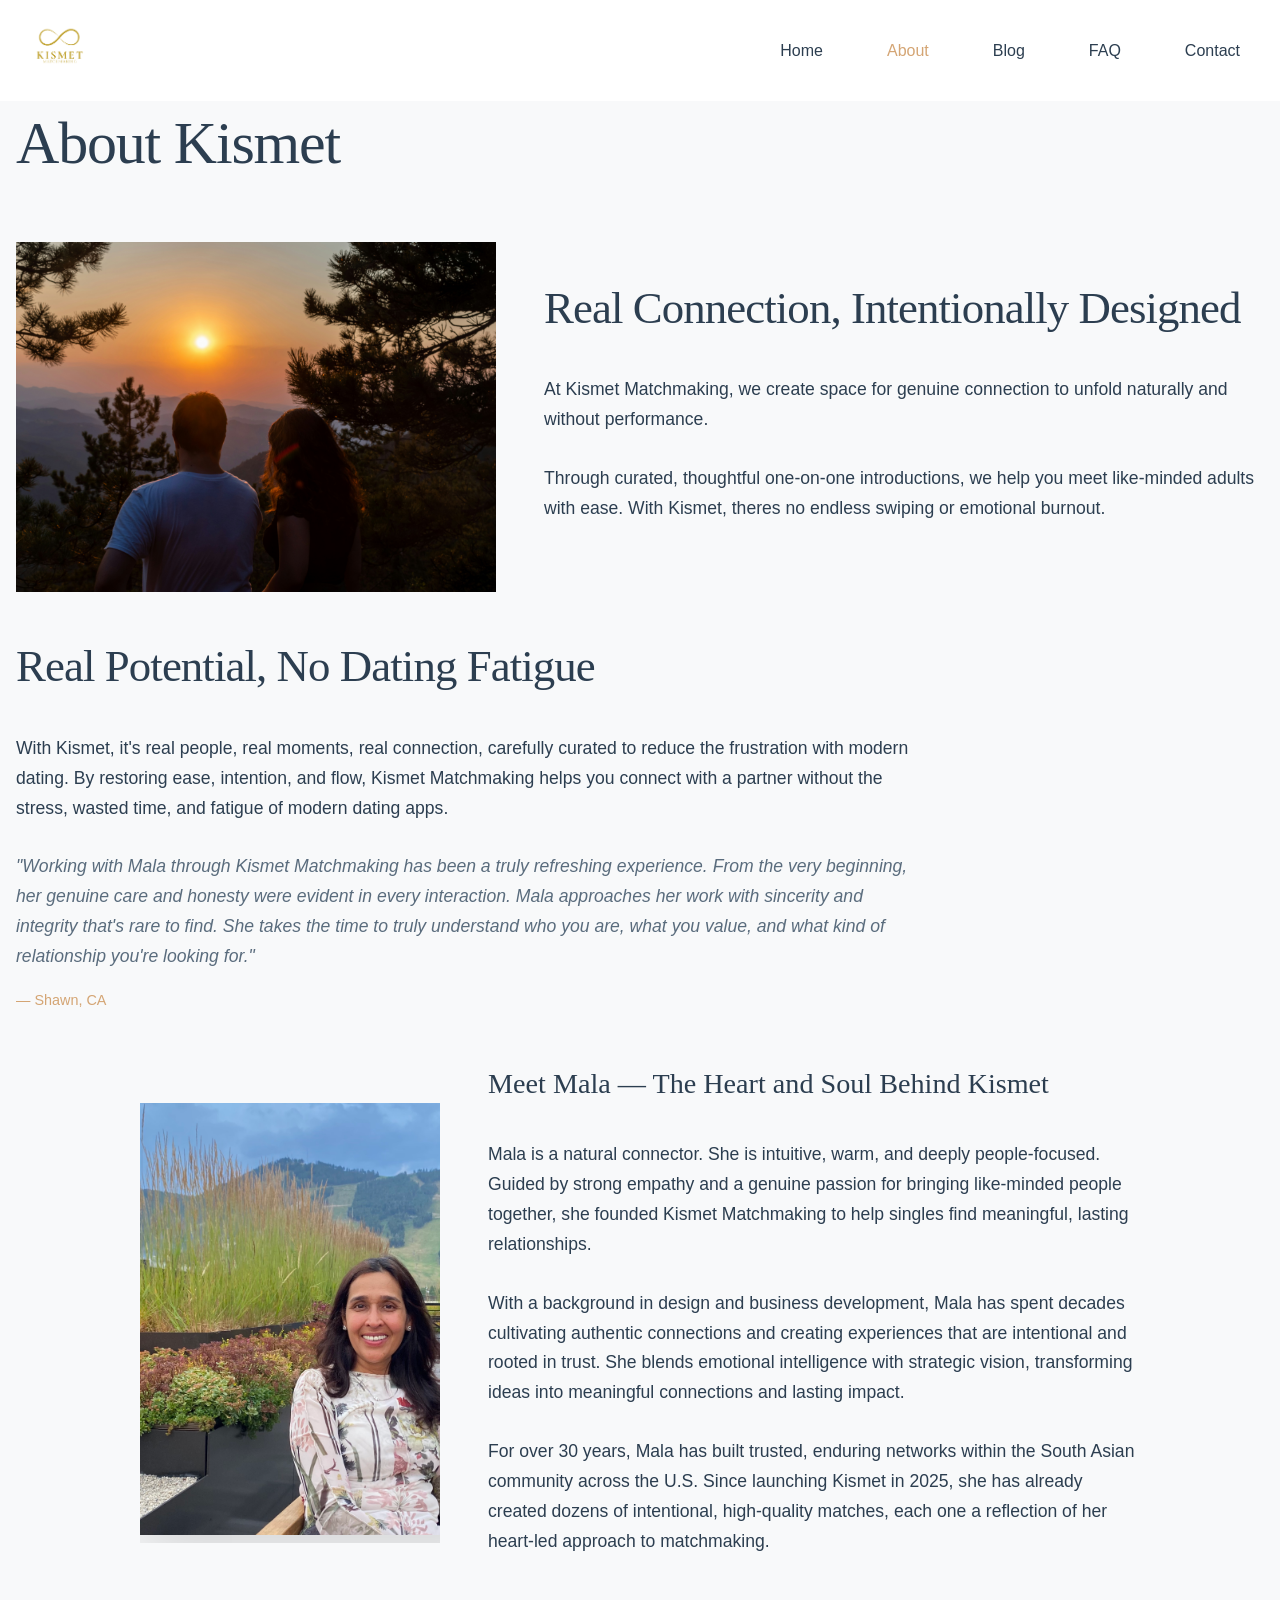
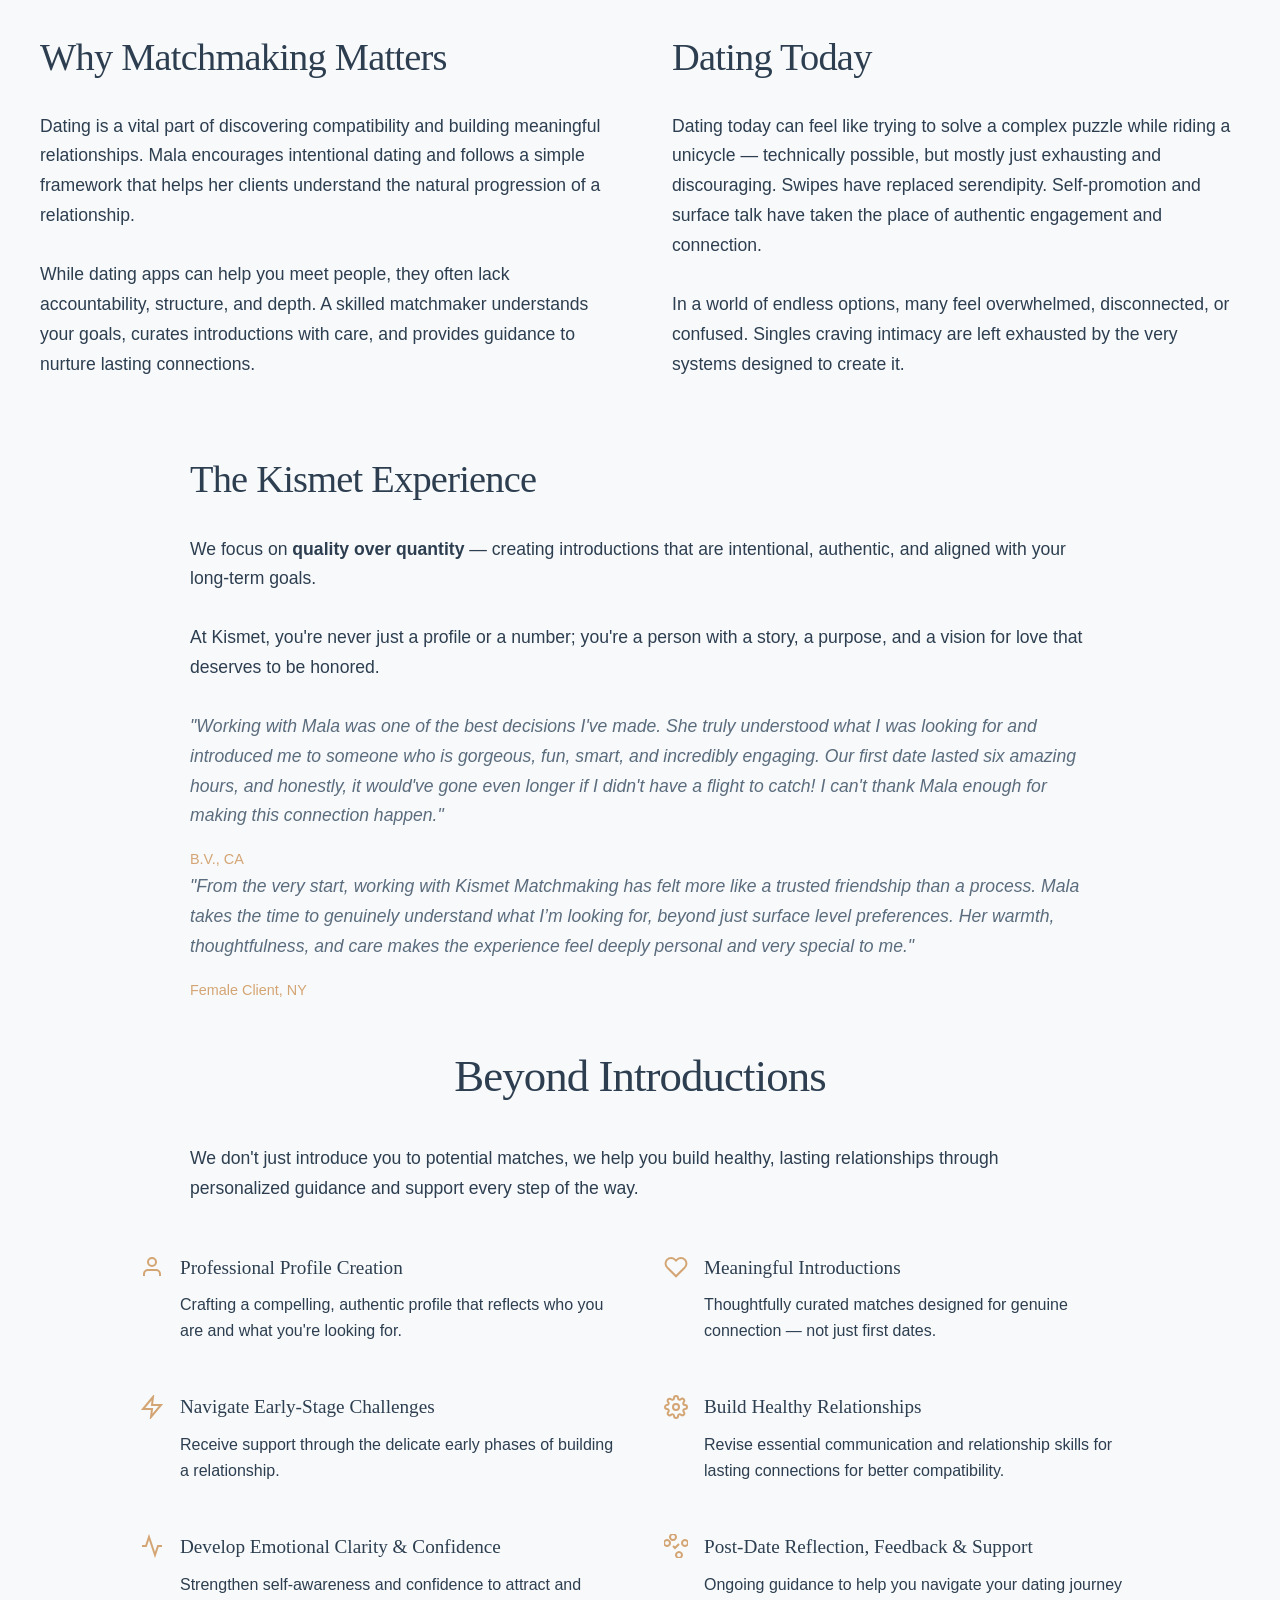
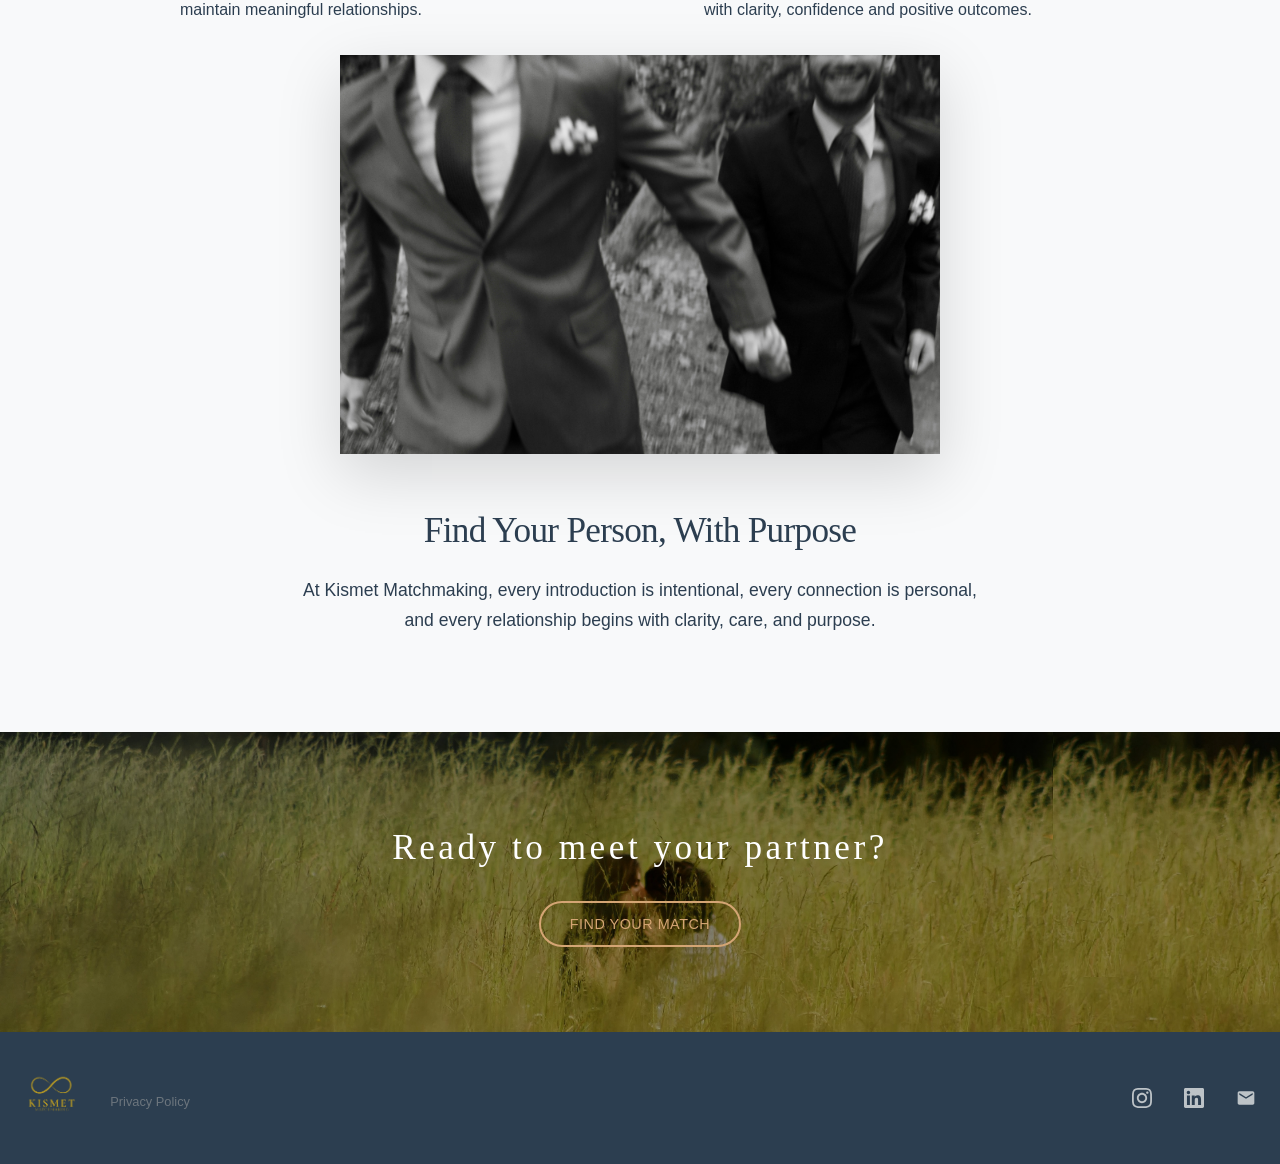
<file: about.html>
<!DOCTYPE html>
<html lang="en">
<head>
    <meta charset="UTF-8">
    <meta name="viewport" content="width=device-width, initial-scale=1.0">
    <title>About Kismet - Our Story | Kismet Matchmaking</title>
    <!-- FRESH PROJECT TEST: 2025-10-14-08:45 -->
    <link rel="stylesheet" href="styles.css?v=20250805-162800">
    <meta name="description" content="Learn about Kismet Matchmaking's founder Mala and our mission to bring meaningful, intentional matchmaking to modern relationships.">
    <meta name="keywords" content="Kismet story, Mala founder, matchmaking mission, South Asian matchmaking">
</head>
<body>
    <nav class="navigation">
        <div class="nav-container">
            <div class="logo">
                <a href="index.html">
                    <img src="logo.png" alt="Kismet Matchmaking Logo">
                </a>
            </div>
            <ul class="nav-menu">
                <li><a href="index.html">Home</a></li>
                <li><a href="about.html" class="active">About</a></li>
                <li><a href="blog.html">Blog</a></li>
                <li><a href="faq.html">FAQ</a></li>
                <li><a href="contact.html">Contact</a></li>
            </ul>
        </div>
    </nav>

    <main>

        <section class="our-story">
            <div class="container">
                <h2 class="section-title" style="text-align: left; font-size: 3.75rem; font-weight: 300; margin-bottom: 3rem;">About Kismet</h2>
                <div class="about-content" style="max-width: 1400px; margin: 0 auto;">
                    
                    <!-- Real Connection Section - With Image -->
                    <div class="real-connection-section" style="display: grid; grid-template-columns: 0.8fr 1.2fr; gap: 3rem; align-items: center; margin-bottom: 3rem;">
                        <div class="approach-image" style="overflow: hidden; height: 350px; position: relative;">
                            <img src="nikola-tasic-Ju88Q5SRRzo-unsplash.jpg" alt="Real connection and authentic relationships" style="width: 100%; height: 100%; object-fit: cover; object-position: center; box-shadow: 0 20px 60px rgba(0, 0, 0, 0.15);">
                        </div>
                        <div style="text-align: left;">
                            <h2 style="font-family: 'Playfair Display', serif; font-size: 2.8rem; font-weight: 400; color: #2c3e50; margin-bottom: 2.5rem; line-height: 1.2; letter-spacing: -0.02em;">Real Connection, Intentionally Designed</h2>
                            <p style="font-size: 1.1rem; line-height: 1.7; color: #2c3e50; margin-bottom: 1.8rem; font-weight: 300;">At Kismet Matchmaking, we create space for genuine connection to unfold naturally and without performance.</p>
                            <p style="font-size: 1.1rem; line-height: 1.7; color: #2c3e50; margin-bottom: 1.8rem; font-weight: 300;">Through curated, thoughtful one-on-one introductions, we help you meet like-minded adults with ease. With Kismet, theres no endless swiping or emotional burnout.</p>
                        </div>
                    </div>

                    <!-- No Dating Fatigue Section - Left Aligned -->
                    <div style="text-align: left; margin-bottom: 3rem; max-width: 900px;">
                        <h2 style="font-family: 'Playfair Display', serif; font-size: 2.8rem; font-weight: 400; color: #2c3e50; margin-bottom: 2.5rem; line-height: 1.2; letter-spacing: -0.02em;">Real Potential, No Dating Fatigue</h2>
                        <p style="font-size: 1.1rem; line-height: 1.7; color: #2c3e50; margin-bottom: 1.8rem; font-weight: 300;">With Kismet, it's real people, real moments, real connection, carefully curated to reduce the frustration with modern dating. By restoring ease, intention, and flow, Kismet Matchmaking helps you connect with a partner without the stress, wasted time, and fatigue of modern dating apps.</p>
                        
                        <p style="font-size: 1.1rem; line-height: 1.7; color: #5a6c7d; margin-bottom: 1rem; font-weight: 400; font-style: italic;">"Working with Mala through Kismet Matchmaking has been a truly refreshing experience. From the very beginning, her genuine care and honesty were evident in every interaction. Mala approaches her work with sincerity and integrity that's rare to find. She takes the time to truly understand who you are, what you value, and what kind of relationship you're looking for."</p>
                        <p style="color: #d4a574; font-weight: 500; font-size: 0.9rem;">— Shawn, CA</p>
                    </div>

                    <!-- Meet Mala Section - Keep as is -->
                    <div class="founder-story" style="margin-bottom: 3rem;">
                        <div class="founder-content">
                            <div class="founder-image" style="width: 130%; max-width: 550px; overflow: hidden;">
                                <img src="meet mala pic.jpg" alt="Mala, Founder of Kismet Matchmaking" class="mala-photo" style="width: 120%; height: auto; border-radius: 0; box-shadow: 0 20px 60px rgba(0, 0, 0, 0.15); object-fit: cover; object-position: center;">
                            </div>
                            <div class="founder-text">
                                <h3 style="font-family: 'Playfair Display', serif; font-size: 1.76rem; font-weight: 400; color: #2c3e50; margin-bottom: 2rem;">Meet Mala — The Heart and Soul Behind Kismet</h3>
                                <p style="font-size: 1.1rem; line-height: 1.7; color: #2c3e50; font-weight: 300; margin-bottom: 1.8rem;">
                                    Mala is a natural connector. She is intuitive, warm, and deeply people-focused. Guided by strong empathy and a genuine passion for bringing like-minded people together, she founded Kismet Matchmaking to help singles find meaningful, lasting relationships.
                                </p>
                                <p style="font-size: 1.1rem; line-height: 1.7; color: #2c3e50; font-weight: 300; margin-bottom: 1.8rem;">
                                    With a background in design and business development, Mala has spent decades cultivating authentic connections and creating experiences that are intentional and rooted in trust. She blends emotional intelligence with strategic vision, transforming ideas into meaningful connections and lasting impact.
                                </p>
                                <p style="font-size: 1.1rem; line-height: 1.7; color: #2c3e50; font-weight: 300; margin-bottom: 1.8rem;">
                                    For over 30 years, Mala has built trusted, enduring networks within the South Asian community across the U.S. Since launching Kismet in 2025, she has already created dozens of intentional, high-quality matches, each one a reflection of her heart-led approach to matchmaking.
                                </p>
                            </div>
                        </div>
                    </div>

                    <!-- Why Matchmaking Matters & Dating Today - Side by Side -->
                    <div class="matchmaking-dating-grid" style="display: grid; grid-template-columns: 1fr 1fr; gap: 4rem; margin-bottom: 3rem; max-width: 1200px; margin-left: auto; margin-right: auto;">
                        <!-- Why Matchmaking Matters -->
                        <div style="text-align: left;">
                            <h2 style="font-family: 'Playfair Display', serif; font-size: 2.4rem; font-weight: 400; color: #2c3e50; margin-bottom: 2rem; line-height: 1.2; letter-spacing: -0.02em;">Why Matchmaking Matters</h2>
                            <p style="font-size: 1.1rem; line-height: 1.7; color: #2c3e50; margin-bottom: 1.8rem; font-weight: 300;">Dating is a vital part of discovering compatibility and building meaningful relationships. Mala encourages intentional dating and follows a simple framework that helps her clients understand the natural progression of a relationship.</p>
                            <p style="font-size: 1.1rem; line-height: 1.7; color: #2c3e50; margin-bottom: 1.8rem; font-weight: 300;">While dating apps can help you meet people, they often lack accountability, structure, and depth. A skilled matchmaker understands your goals, curates introductions with care, and provides guidance to nurture lasting connections.</p>
                        </div>
                        
                        <!-- Dating Today -->
                        <div style="text-align: left;">
                            <h2 style="font-family: 'Playfair Display', serif; font-size: 2.4rem; font-weight: 400; color: #2c3e50; margin-bottom: 2rem; line-height: 1.2; letter-spacing: -0.02em;">Dating Today</h2>
                            <p style="font-size: 1.1rem; line-height: 1.7; color: #2c3e50; margin-bottom: 1.8rem; font-weight: 300;">Dating today can feel like trying to solve a complex puzzle while riding a unicycle — technically possible, but mostly just exhausting and discouraging. Swipes have replaced serendipity. Self-promotion and surface talk have taken the place of authentic engagement and connection.</p>
                            <p style="font-size: 1.1rem; line-height: 1.7; color: #2c3e50; margin-bottom: 1.8rem; font-weight: 300;">In a world of endless options, many feel overwhelmed, disconnected, or confused. Singles craving intimacy are left exhausted by the very systems designed to create it.</p>
                        </div>
                    </div>

                    <!-- The Kismet Experience - Standalone Section -->
                    <div style="text-align: left; margin-bottom: 3rem; max-width: 900px; margin-left: auto; margin-right: auto;">
                        <h2 style="font-family: 'Playfair Display', serif; font-size: 2.4rem; font-weight: 400; color: #2c3e50; margin-bottom: 2rem; line-height: 1.2; letter-spacing: -0.02em;">The Kismet Experience</h2>
                        <p style="font-size: 1.1rem; line-height: 1.7; color: #2c3e50; margin-bottom: 1.8rem; font-weight: 300;">We focus on <strong>quality over quantity</strong> — creating introductions that are intentional, authentic, and aligned with your long-term goals.</p>
                        <p style="font-size: 1.1rem; line-height: 1.7; color: #2c3e50; margin-bottom: 1.8rem; font-weight: 300;">At Kismet, you're never just a profile or a number; you're a person with a story, a purpose, and a vision for love that deserves to be honored.</p>
                        
                        <p style="font-size: 1.1rem; line-height: 1.7; color: #5a6c7d; margin-bottom: 1rem; font-weight: 400; font-style: italic;">"Working with Mala was one of the best decisions I've made. She truly understood what I was looking for and introduced me to someone who is gorgeous, fun, smart, and incredibly engaging. Our first date lasted six amazing hours, and honestly, it would've gone even longer if I didn't have a flight to catch! I can't thank Mala enough for making this connection happen."</p>
                        <p style="color: #d4a574; font-weight: 500; font-size: 0.9rem;">B.V., CA</p>

                        <p style="font-size: 1.1rem; line-height: 1.7; color: #5a6c7d; margin-bottom: 1rem; font-weight: 400; font-style: italic;">"From the very start, working with Kismet Matchmaking has felt more like a trusted friendship than a process. Mala takes the time to genuinely understand what I’m looking for, beyond just surface level preferences.
Her warmth, thoughtfulness, and care makes the experience feel deeply personal and very special to me."</p>
                        <p style="color: #d4a574; font-weight: 500; font-size: 0.9rem;">Female Client, NY</p>
                    </div>


                    <!-- Beyond Introductions - Horizontal layout -->
                    <div style="text-align: center; margin-bottom: 3rem; max-width: 1200px; margin-left: auto; margin-right: auto;">
                        <h2 style="font-family: 'Playfair Display', serif; font-size: 2.8rem; font-weight: 400; color: #2c3e50; margin-bottom: 2.5rem; line-height: 1.2; letter-spacing: -0.02em;">Beyond Introductions</h2>
                        <p style="font-size: 1.1rem; line-height: 1.7; color: #2c3e50; margin-bottom: 3rem; font-weight: 300; text-align: left; max-width: 900px; margin-left: auto; margin-right: auto;">We don't just introduce you to potential matches, we help you build healthy, lasting relationships through personalized guidance and support every step of the way.</p>
                        
                        <!-- Services Grid -->
                        <div style="display: grid; grid-template-columns: 1fr 1fr; gap: 3rem; text-align: left; max-width: 1000px; margin: 0 auto 2rem auto;">
                            <div style="display: flex; align-items: flex-start; gap: 1rem;">
                                <svg width="24" height="24" viewBox="0 0 24 24" fill="none" stroke="#d4a574" stroke-width="2" style="flex-shrink: 0; margin-top: 0.2rem;">
                                    <path d="M20 21v-2a4 4 0 0 0-4-4H8a4 4 0 0 0-4 4v2"></path>
                                    <circle cx="12" cy="7" r="4"></circle>
                                </svg>
                                <div>
                                    <h4 style="font-family: 'Playfair Display', serif; font-size: 1.2rem; font-weight: 500; color: #2c3e50; margin-bottom: 0.5rem;">Professional Profile Creation</h4>
                                    <p style="font-size: 1rem; line-height: 1.6; color: #2c3e50; font-weight: 300;">Crafting a compelling, authentic profile that reflects who you are and what you're looking for.</p>
                                </div>
                            </div>
                            
                            <div style="display: flex; align-items: flex-start; gap: 1rem;">
                                <svg width="24" height="24" viewBox="0 0 24 24" fill="none" stroke="#d4a574" stroke-width="2" style="flex-shrink: 0; margin-top: 0.2rem;">
                                    <path d="M20.84 4.61a5.5 5.5 0 0 0-7.78 0L12 5.67l-1.06-1.06a5.5 5.5 0 0 0-7.78 7.78l1.06 1.06L12 21.23l7.78-7.78 1.06-1.06a5.5 5.5 0 0 0 0-7.78z"></path>
                                </svg>
                                <div>
                                    <h4 style="font-family: 'Playfair Display', serif; font-size: 1.2rem; font-weight: 500; color: #2c3e50; margin-bottom: 0.5rem;">Meaningful Introductions</h4>
                                    <p style="font-size: 1rem; line-height: 1.6; color: #2c3e50; font-weight: 300;">Thoughtfully curated matches designed for genuine connection — not just first dates.</p>
                                </div>
                            </div>
                            
                            <div style="display: flex; align-items: flex-start; gap: 1rem;">
                                <svg width="24" height="24" viewBox="0 0 24 24" fill="none" stroke="#d4a574" stroke-width="2" style="flex-shrink: 0; margin-top: 0.2rem;">
                                    <path d="M13 2L3 14h9l-1 8 10-12h-9l1-8z"></path>
                                </svg>
                                <div>
                                    <h4 style="font-family: 'Playfair Display', serif; font-size: 1.2rem; font-weight: 500; color: #2c3e50; margin-bottom: 0.5rem;">Navigate Early-Stage Challenges</h4>
                                    <p style="font-size: 1rem; line-height: 1.6; color: #2c3e50; font-weight: 300;">Receive support through the delicate early phases of building a relationship.</p>
                                </div>
                            </div>
                            
                            <div style="display: flex; align-items: flex-start; gap: 1rem;">
                                <svg width="24" height="24" viewBox="0 0 24 24" fill="none" stroke="#d4a574" stroke-width="2" style="flex-shrink: 0; margin-top: 0.2rem;">
                                    <circle cx="12" cy="12" r="3"></circle>
                                    <path d="M19.4 15a1.65 1.65 0 0 0 .33 1.82l.06.06a2 2 0 0 1 0 2.83 2 2 0 0 1-2.83 0l-.06-.06a1.65 1.65 0 0 0-1.82-.33 1.65 1.65 0 0 0-1 1.51V21a2 2 0 0 1-2 2 2 2 0 0 1-2-2v-.09A1.65 1.65 0 0 0 9 19.4a1.65 1.65 0 0 0-1.82.33l-.06.06a2 2 0 0 1-2.83 0 2 2 0 0 1 0-2.83l.06-.06a1.65 1.65 0 0 0 .33-1.82 1.65 1.65 0 0 0-1.51-1H3a2 2 0 0 1-2-2 2 2 0 0 1 2-2h.09A1.65 1.65 0 0 0 4.6 9a1.65 1.65 0 0 0-.33-1.82l-.06-.06a2 2 0 0 1 0-2.83 2 2 0 0 1 2.83 0l.06.06a1.65 1.65 0 0 0 1.82.33H9a1.65 1.65 0 0 0 1-1.51V3a2 2 0 0 1 2-2 2 2 0 0 1 2 2v.09a1.65 1.65 0 0 0 1 1.51 1.65 1.65 0 0 0 1.82-.33l.06-.06a2 2 0 0 1 2.83 0 2 2 0 0 1 0 2.83l-.06.06a1.65 1.65 0 0 0-.33 1.82V9a1.65 1.65 0 0 0 1.51 1H21a2 2 0 0 1 2 2 2 2 0 0 1-2 2h-.09a1.65 1.65 0 0 0-1.51 1z"></path>
                                </svg>
                                <div>
                                    <h4 style="font-family: 'Playfair Display', serif; font-size: 1.2rem; font-weight: 500; color: #2c3e50; margin-bottom: 0.5rem;">Build Healthy Relationships</h4>
                                    <p style="font-size: 1rem; line-height: 1.6; color: #2c3e50; font-weight: 300;">Revise essential communication and relationship skills for lasting connections for better compatibility.</p>
                                </div>
                            </div>
                            
                            <div style="display: flex; align-items: flex-start; gap: 1rem;">
                                <svg width="24" height="24" viewBox="0 0 24 24" fill="none" stroke="#d4a574" stroke-width="2" style="flex-shrink: 0; margin-top: 0.2rem;">
                                    <path d="M22 12h-4l-3 9L9 3l-3 9H2"></path>
                                </svg>
                                <div>
                                    <h4 style="font-family: 'Playfair Display', serif; font-size: 1.2rem; font-weight: 500; color: #2c3e50; margin-bottom: 0.5rem;">Develop Emotional Clarity & Confidence</h4>
                                    <p style="font-size: 1rem; line-height: 1.6; color: #2c3e50; font-weight: 300;">Strengthen self-awareness and confidence to attract and maintain meaningful relationships.</p>
                                </div>
                            </div>
                            
                            <div style="display: flex; align-items: flex-start; gap: 1rem;">
                                <svg width="24" height="24" viewBox="0 0 24 24" fill="none" stroke="#d4a574" stroke-width="2" style="flex-shrink: 0; margin-top: 0.2rem;">
                                    <path d="M9 12l2 2 4-4"></path>
                                    <path d="M21 12c-1 0-3-1-3-3s2-3 3-3 3 1 3 3-2 3-3 3"></path>
                                    <path d="M3 12c1 0 3-1 3-3s-2-3-3-3-3 1-3 3 2 3 3 3"></path>
                                    <path d="M12 3c0 1-1 3-3 3s-3-2-3-3 1-3 3-3 3 2 3 3"></path>
                                    <path d="M12 21c0-1 1-3 3-3s3 2 3 3-1 3-3 3-3-2-3-3"></path>
                                </svg>
                                <div>
                                    <h4 style="font-family: 'Playfair Display', serif; font-size: 1.2rem; font-weight: 500; color: #2c3e50; margin-bottom: 0.5rem;">Post-Date Reflection, Feedback & Support</h4>
                                    <p style="font-size: 1rem; line-height: 1.6; color: #2c3e50; font-weight: 300;">Ongoing guidance to help you navigate your dating journey with clarity, confidence and positive outcomes.</p>
                                </div>
                            </div>
                        </div>
                        
                        <!-- Photo below the services -->
                        <div>
                            <img src="maico-pereira-Z0Wa2A5NVTM-unsplash.jpg" alt="Ongoing support beyond introductions" style="max-width: 50%; height: auto; box-shadow: 0 20px 60px rgba(0, 0, 0, 0.15);">
                        </div>
                    </div>

                    <!-- Find Your Person - Centered -->
                    <div style="text-align: center; margin-bottom: 3rem; max-width: 900px; margin-left: auto; margin-right: auto;">
                        <h2 style="font-family: 'Playfair Display', serif; font-size: 2.2rem; font-weight: 400; color: #2c3e50; margin-bottom: 1.5rem; line-height: 1.2; letter-spacing: -0.02em;">Find Your Person, With Purpose</h2>
                        <p style="font-size: 1.1rem; line-height: 1.7; color: #2c3e50; margin-bottom: 1.8rem; font-weight: 300;">At Kismet Matchmaking, every introduction is intentional, every connection is personal,<br>and every relationship begins with clarity, care, and purpose.</p>
                    </div>
                </div>
            </div>
        </section>


        <section class="cta-section">
            <div class="container">
                <div class="cta-content">
                    <h2>Ready to meet your partner?</h2>
                    <button class="cta-button small" onclick="window.open('https://docs.google.com/forms/d/1uelTDzfNpzE5axADh90TwmAs3PWkDsUUjUpzAipQ-7g/viewform', '_blank')">Find Your Match</button>
                </div>
            </div>
        </section>
    </main>

    <footer class="footer">
        <div class="container">
            <div class="footer-content-new">
                <div class="footer-left">
                    <div class="footer-logo">
                        <img src="logo.png" alt="Kismet Matchmaking Logo">
                    </div>
                    <a href="privacy.html" style="font-size: 0.8rem; color: #6c757d; text-decoration: none; margin-top: 0.5rem; margin-left: 1.5rem; display: block;">Privacy Policy</a>
                </div>
                <div class="footer-right">
                    <div class="social-links">
                        <a href="https://instagram.com/kismetmatchmaking" target="_blank" class="social-link">
                            <svg width="24" height="24" viewBox="0 0 24 24" fill="currentColor">
                                <path d="M12 2.163c3.204 0 3.584.012 4.85.07 3.252.148 4.771 1.691 4.919 4.919.058 1.265.069 1.645.069 4.849 0 3.205-.012 3.584-.069 4.849-.149 3.225-1.664 4.771-4.919 4.919-1.266.058-1.644.07-4.85.07-3.204 0-3.584-.012-4.849-.07-3.26-.149-4.771-1.699-4.919-4.92-.058-1.265-.07-1.644-.07-4.849 0-3.204.013-3.583.07-4.849.149-3.227 1.664-4.771 4.919-4.919 1.266-.057 1.645-.069 4.849-.069zm0-2.163c-3.259 0-3.667.014-4.947.072-4.358.2-6.78 2.618-6.98 6.98-.059 1.281-.073 1.689-.073 4.948 0 3.259.014 3.668.072 4.948.2 4.358 2.618 6.78 6.98 6.98 1.281.058 1.689.072 4.948.072 3.259 0 3.668-.014 4.948-.072 4.354-.2 6.782-2.618 6.979-6.98.059-1.28.073-1.689.073-4.948 0-3.259-.014-3.667-.072-4.947-.196-4.354-2.617-6.78-6.979-6.98-1.281-.059-1.69-.073-4.949-.073zm0 5.838c-3.403 0-6.162 2.759-6.162 6.162s2.759 6.163 6.162 6.163 6.162-2.759 6.162-6.163c0-3.403-2.759-6.162-6.162-6.162zm0 10.162c-2.209 0-4-1.79-4-4 0-2.209 1.791-4 4-4s4 1.791 4 4c0 2.21-1.791 4-4 4zm6.406-11.845c-.796 0-1.441.645-1.441 1.44s.645 1.44 1.441 1.44c.795 0 1.439-.645 1.439-1.44s-.644-1.44-1.439-1.44z"/>
                            </svg>
                        </a>
                        <a href="https://www.linkedin.com/company/kismet-matchmaking" target="_blank" class="social-link">
                            <svg width="24" height="24" viewBox="0 0 24 24" fill="currentColor">
                                <path d="M20.447 20.452h-3.554v-5.569c0-1.328-.027-3.037-1.852-3.037-1.853 0-2.136 1.445-2.136 2.939v5.667H9.351V9h3.414v1.561h.046c.477-.9 1.637-1.85 3.37-1.85 3.601 0 4.267 2.37 4.267 5.455v6.286zM5.337 7.433c-1.144 0-2.063-.926-2.063-2.065 0-1.138.92-2.063 2.063-2.063 1.14 0 2.064.925 2.064 2.063 0 1.139-.925 2.065-2.064 2.065zm1.782 13.019H3.555V9h3.564v11.452zM22.225 0H1.771C.792 0 0 .774 0 1.729v20.542C0 23.227.792 24 1.771 24h20.451C23.2 24 24 23.227 24 22.271V1.729C24 .774 23.2 0 22.222 0h.003z"/>
                            </svg>
                        </a>
                        <a href="mailto:kismetloveus@gmail.com" class="social-link">
                            <svg width="24" height="24" viewBox="0 0 24 24" fill="currentColor">
                                <path d="M20 4H4c-1.1 0-1.99.9-1.99 2L2 18c0 1.1.9 2 2 2h16c1.1 0 2-.9 2-2V6c0-1.1-.9-2-2-2zm0 4l-8 5-8-5V6l8 5 8-5v2z"/>
                            </svg>
                        </a>
                    </div>
                </div>
            </div>
        </div>
    </footer>

    <script>
        // Dropdown toggle functionality
        function toggleDropdown(header) {
            const dropdownItem = header.parentElement;
            const isActive = dropdownItem.classList.contains('active');
            
            // Close all dropdowns
            document.querySelectorAll('.dropdown-item').forEach(item => {
                item.classList.remove('active');
            });
            
            // If this wasn't active, open it
            if (!isActive) {
                dropdownItem.classList.add('active');
            }
        }
    </script>
    <!-- Google tag (gtag.js) -->
<script async src="https://www.googletagmanager.com/gtag/js?id=G-7FLMFN58JR"></script>
<script>
  window.dataLayer = window.dataLayer || [];
  function gtag(){dataLayer.push(arguments);}
  gtag('js', new Date());

  gtag('config', 'G-7FLMFN58JR');
</script>
</body>
</html>
</file>
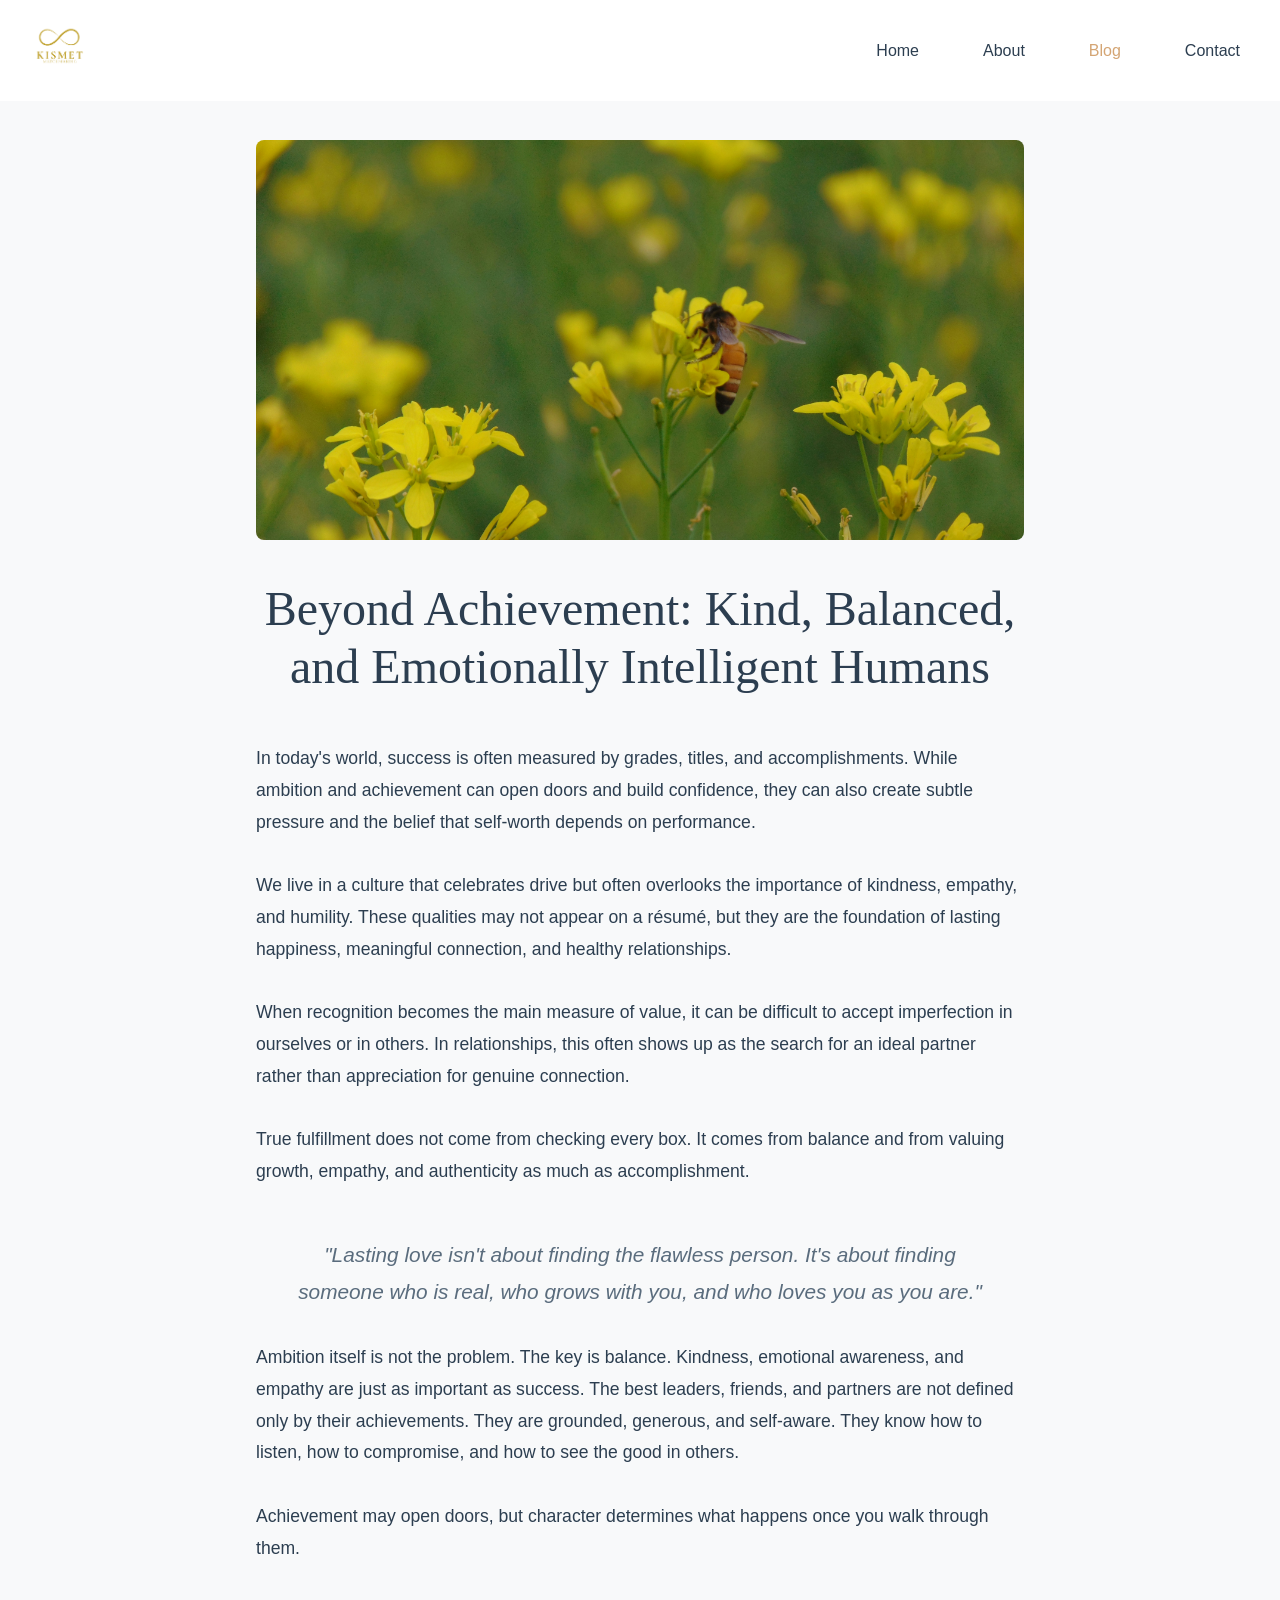
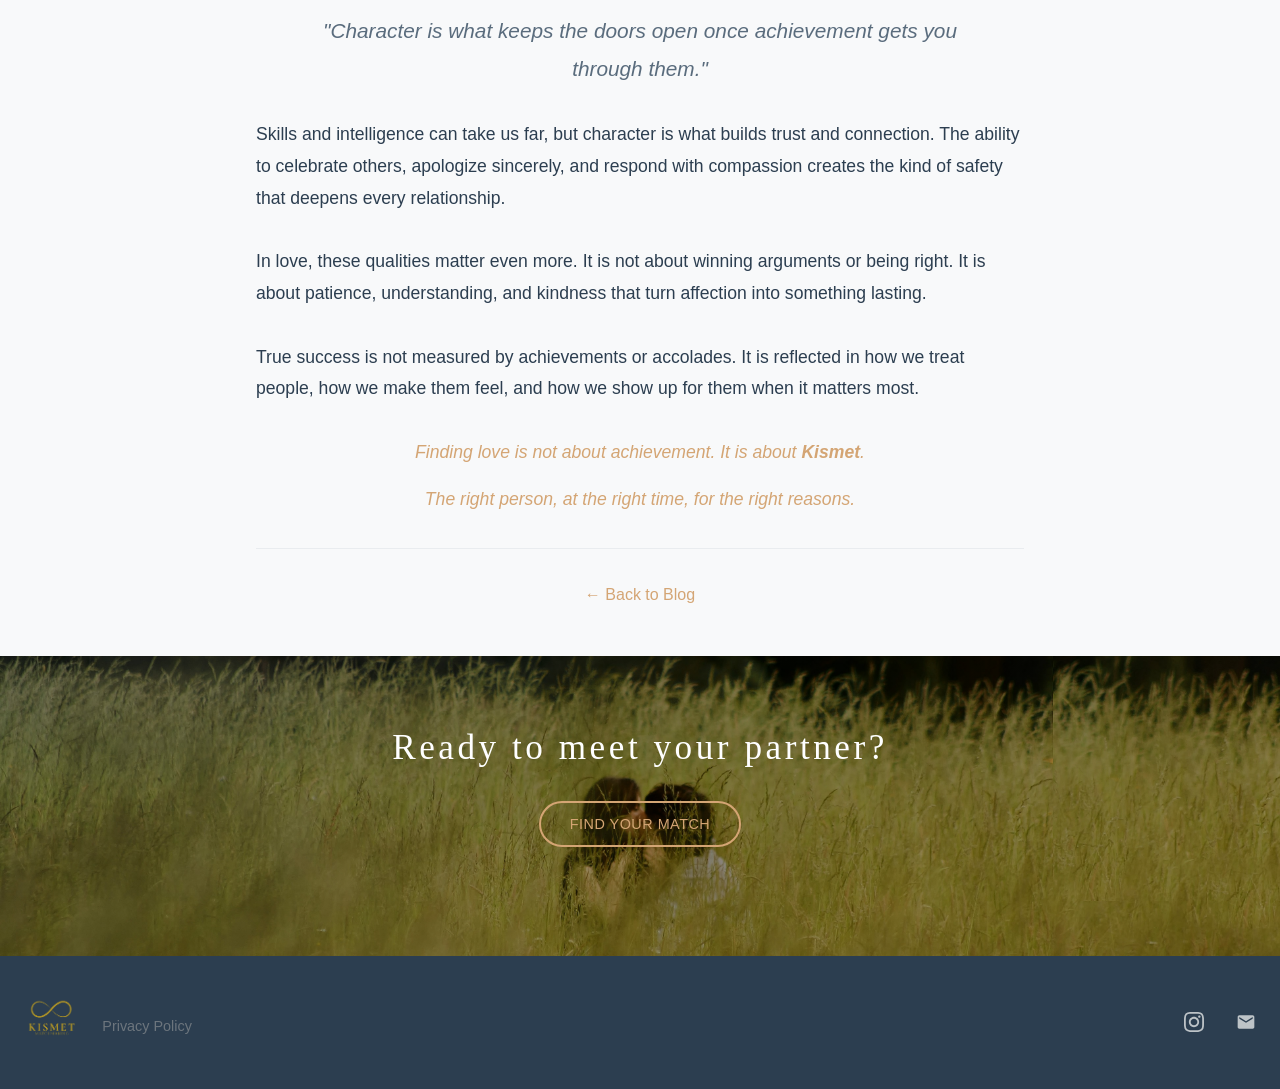
<file: blog-beyond-achievement.html>
<!DOCTYPE html>
<html lang="en">
<head>
    <meta charset="UTF-8">
    <meta name="viewport" content="width=device-width, initial-scale=1.0">
    <title>Beyond Achievement: Kind, Balanced, and Emotionally Intelligent Humans | Kismet Blog</title>
    <link rel="stylesheet" href="styles.css?v=20250805-162800">
    <meta name="description" content="True success isn't just about achievements. Learn why kindness, empathy, and emotional intelligence are the foundations of lasting happiness and healthy relationships.">
    <meta name="keywords" content="emotional intelligence, kindness, character development, balanced living, authentic relationships, personal growth">
</head>
<body>
    <nav class="navigation">
        <div class="nav-container">
            <div class="logo">
                <a href="index.html">
                    <img src="logo.png" alt="Kismet Matchmaking Logo">
                </a>
            </div>
            <ul class="nav-menu">
                <li><a href="index.html">Home</a></li>
                <li><a href="about.html">About</a></li>
                <li><a href="blog.html" class="active">Blog</a></li>
                <li><a href="contact.html">Contact</a></li>
            </ul>
        </div>
    </nav>

    <main>
        <article class="blog-article">
            <div class="container" style="max-width: 800px; margin: 0 auto; padding: 3rem 1rem;">
                <header class="article-header" style="text-align: center; margin-bottom: 3rem;">
                    <img src="bee-flowers.jpg" alt="Beyond Achievement" style="width: 100%; height: 400px; object-fit: cover; border-radius: 8px; margin-bottom: 2rem;">
                    <h1 style="font-family: 'Playfair Display', serif; font-size: 3rem; font-weight: 400; color: #2c3e50; margin-bottom: 1rem; line-height: 1.2;">Beyond Achievement: Kind, Balanced, and Emotionally Intelligent Humans</h1>
                </header>

                <div class="article-content" style="font-size: 1.1rem; line-height: 1.8; color: #2c3e50;">
                    <p style="margin-bottom: 2rem;">In today's world, success is often measured by grades, titles, and accomplishments. While ambition and achievement can open doors and build confidence, they can also create subtle pressure and the belief that self-worth depends on performance.</p>

                    <p style="margin-bottom: 2rem;">We live in a culture that celebrates drive but often overlooks the importance of kindness, empathy, and humility. These qualities may not appear on a résumé, but they are the foundation of lasting happiness, meaningful connection, and healthy relationships.</p>

                    <p style="margin-bottom: 2rem;">When recognition becomes the main measure of value, it can be difficult to accept imperfection in ourselves or in others. In relationships, this often shows up as the search for an ideal partner rather than appreciation for genuine connection.</p>

                    <p style="margin-bottom: 3rem;">True fulfillment does not come from checking every box. It comes from balance and from valuing growth, empathy, and authenticity as much as accomplishment.</p>

                    <!-- Quote Block -->
                    <div style="margin: 2rem 0; padding: 0 2rem;">
                        <blockquote style="margin: 0; font-size: 1.3rem; line-height: 1.8; color: #5a6c7d; font-style: italic; text-align: center; font-weight: 400;">
                            "Lasting love isn't about finding the flawless person. It's about finding someone who is real, who grows with you, and who loves you as you are."
                        </blockquote>
                    </div>

                    <p style="margin-bottom: 2rem;">Ambition itself is not the problem. The key is balance. Kindness, emotional awareness, and empathy are just as important as success. The best leaders, friends, and partners are not defined only by their achievements. They are grounded, generous, and self-aware. They know how to listen, how to compromise, and how to see the good in others.</p>

                    <p style="margin-bottom: 3rem;">Achievement may open doors, but character determines what happens once you walk through them.</p>

                    <!-- Quote Block -->
                    <div style="margin: 2rem 0; padding: 0 2rem;">
                        <blockquote style="margin: 0; font-size: 1.3rem; line-height: 1.8; color: #5a6c7d; font-style: italic; text-align: center; font-weight: 400;">
                            "Character is what keeps the doors open once achievement gets you through them."
                        </blockquote>
                    </div>

                    <p style="margin-bottom: 2rem;">Skills and intelligence can take us far, but character is what builds trust and connection. The ability to celebrate others, apologize sincerely, and respond with compassion creates the kind of safety that deepens every relationship.</p>

                    <p style="margin-bottom: 2rem;">In love, these qualities matter even more. It is not about winning arguments or being right. It is about patience, understanding, and kindness that turn affection into something lasting.</p>

                    <p style="margin-bottom: 2rem;">True success is not measured by achievements or accolades. It is reflected in how we treat people, how we make them feel, and how we show up for them when it matters most.</p>
                    
                    <p style="margin-bottom: 1rem; font-style: italic; color: #d4a574; text-align: center; font-size: 1.1rem; font-weight: 400;">Finding love is not about achievement. It is about <strong>Kismet</strong>.</p>
                    <p style="margin-bottom: 2rem; font-style: italic; color: #d4a574; text-align: center; font-size: 1.1rem; font-weight: 400;">The right person, at the right time, for the right reasons.</p>
                </div>

                <div class="article-footer" style="text-align: center; margin-top: 2rem; padding-top: 2rem; border-top: 1px solid #e9ecef;">
                    <a href="blog.html" style="color: #d4a574; text-decoration: none; font-weight: 500;">← Back to Blog</a>
                </div>
            </div>
        </article>

        <section class="cta-section">
            <div class="container">
                <div class="cta-content">
                    <h2>Ready to meet your partner?</h2>
                    <button class="cta-button small">Find Your Match</button>
                </div>
            </div>
        </section>
    </main>

    <footer class="footer">
        <div class="container">
            <div class="footer-content-new">
                <div class="footer-left">
                    <div class="footer-logo">
                        <img src="logo.png" alt="Kismet Matchmaking Logo">
                    </div>
                    <a href="privacy.html" style="font-size: 0.9rem; color: #6c757d; text-decoration: none; margin-top: 0.5rem; margin-left: 1rem; display: block;">Privacy Policy</a>
                </div>
                <div class="footer-right">
                    <div class="social-links">
                        <a href="https://instagram.com/kismetmatchmaking" target="_blank" class="social-link">
                            <svg width="24" height="24" viewBox="0 0 24 24" fill="currentColor">
                                <path d="M12 2.163c3.204 0 3.584.012 4.85.07 3.252.148 4.771 1.691 4.919 4.919.058 1.265.069 1.645.069 4.849 0 3.205-.012 3.584-.069 4.849-.149 3.225-1.664 4.771-4.919 4.919-1.266.058-1.644.07-4.85.07-3.204 0-3.584-.012-4.849-.07-3.26-.149-4.771-1.699-4.919-4.92-.058-1.265-.07-1.644-.07-4.849 0-3.204.013-3.583.07-4.849.149-3.227 1.664-4.771 4.919-4.919 1.266-.057 1.645-.069 4.849-.069zm0-2.163c-3.259 0-3.667.014-4.947.072-4.358.2-6.78 2.618-6.98 6.98-.059 1.281-.073 1.689-.073 4.948 0 3.259.014 3.668.072 4.948.2 4.358 2.618 6.78 6.98 6.98 1.281.058 1.689.072 4.948.072 3.259 0 3.668-.014 4.948-.072 4.354-.2 6.782-2.618 6.979-6.98.059-1.28.073-1.689.073-4.948 0-3.259-.014-3.667-.072-4.947-.196-4.354-2.617-6.78-6.979-6.98-1.281-.059-1.69-.073-4.949-.073zm0 5.838c-3.403 0-6.162 2.759-6.162 6.162s2.759 6.163 6.162 6.163 6.162-2.759 6.162-6.163c0-3.403-2.759-6.162-6.162-6.162zm0 10.162c-2.209 0-4-1.79-4-4 0-2.209 1.791-4 4-4s4 1.791 4 4c0 2.21-1.791 4-4 4zm6.406-11.845c-.796 0-1.441.645-1.441 1.44s.645 1.44 1.441 1.44c.795 0 1.439-.645 1.439-1.44s-.644-1.44-1.439-1.44z"/>
                            </svg>
                        </a>
                        <a href="mailto:kismetloveus@gmail.com" class="social-link">
                            <svg width="24" height="24" viewBox="0 0 24 24" fill="currentColor">
                                <path d="M20 4H4c-1.1 0-1.99.9-1.99 2L2 18c0 1.1.9 2 2 2h16c1.1 0 2-.9 2-2V6c0-1.1-.9-2-2-2zm0 4l-8 5-8-5V6l8 5 8-5v2z"/>
                            </svg>
                        </a>
                    </div>
                </div>
            </div>
        </div>
    </footer>
</body>
</html>
</file>
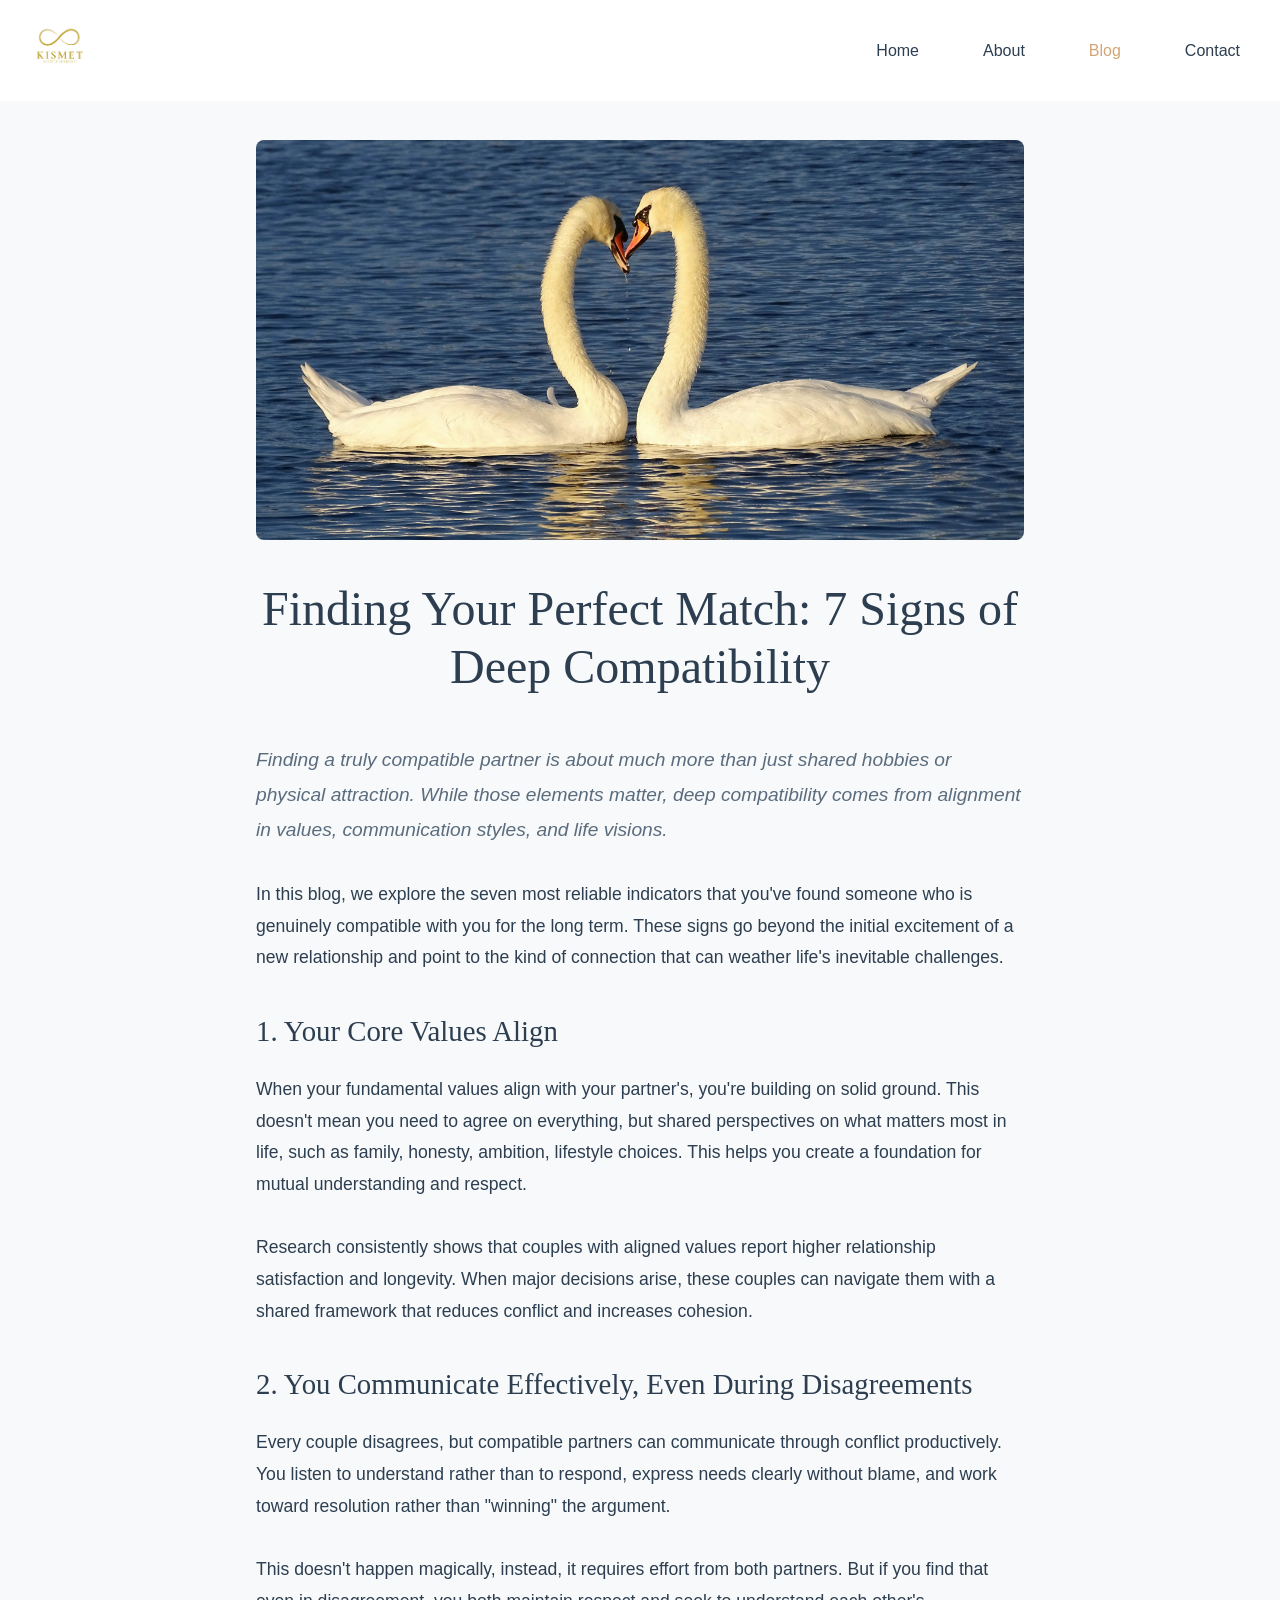
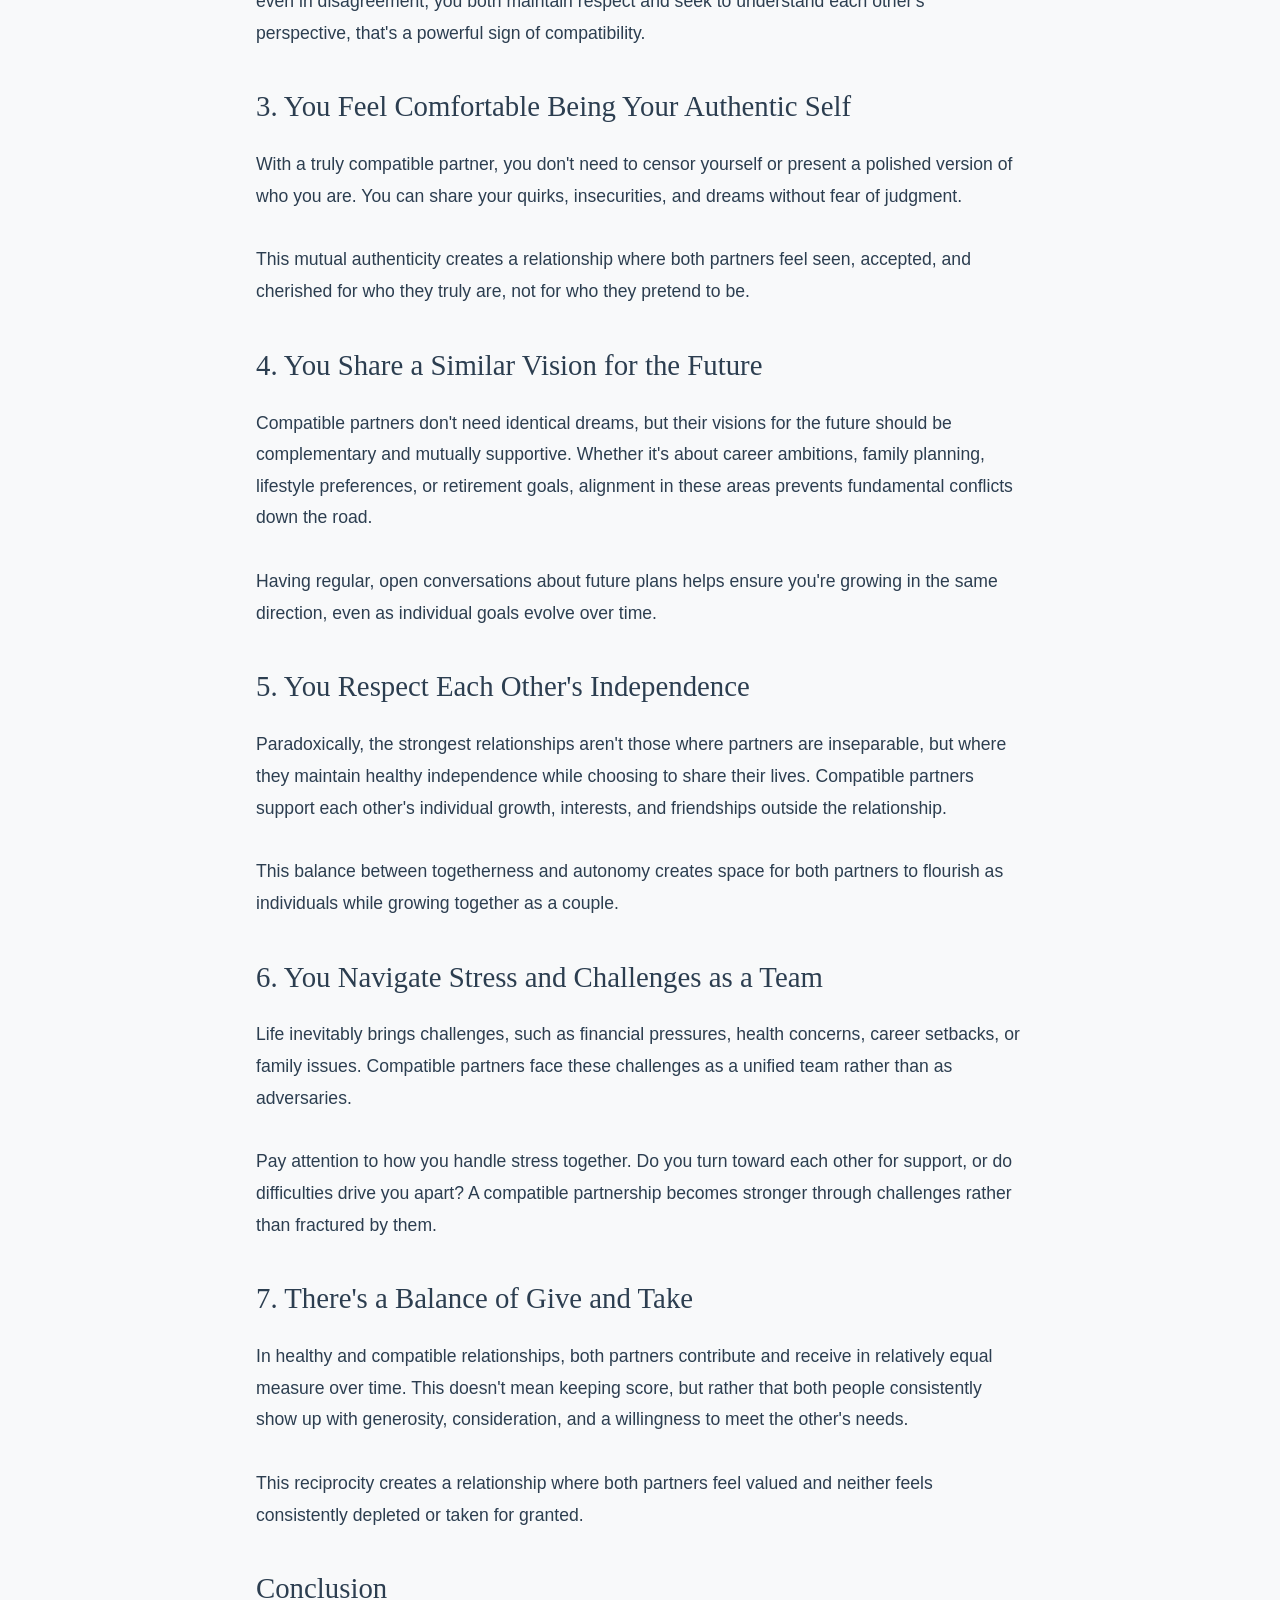
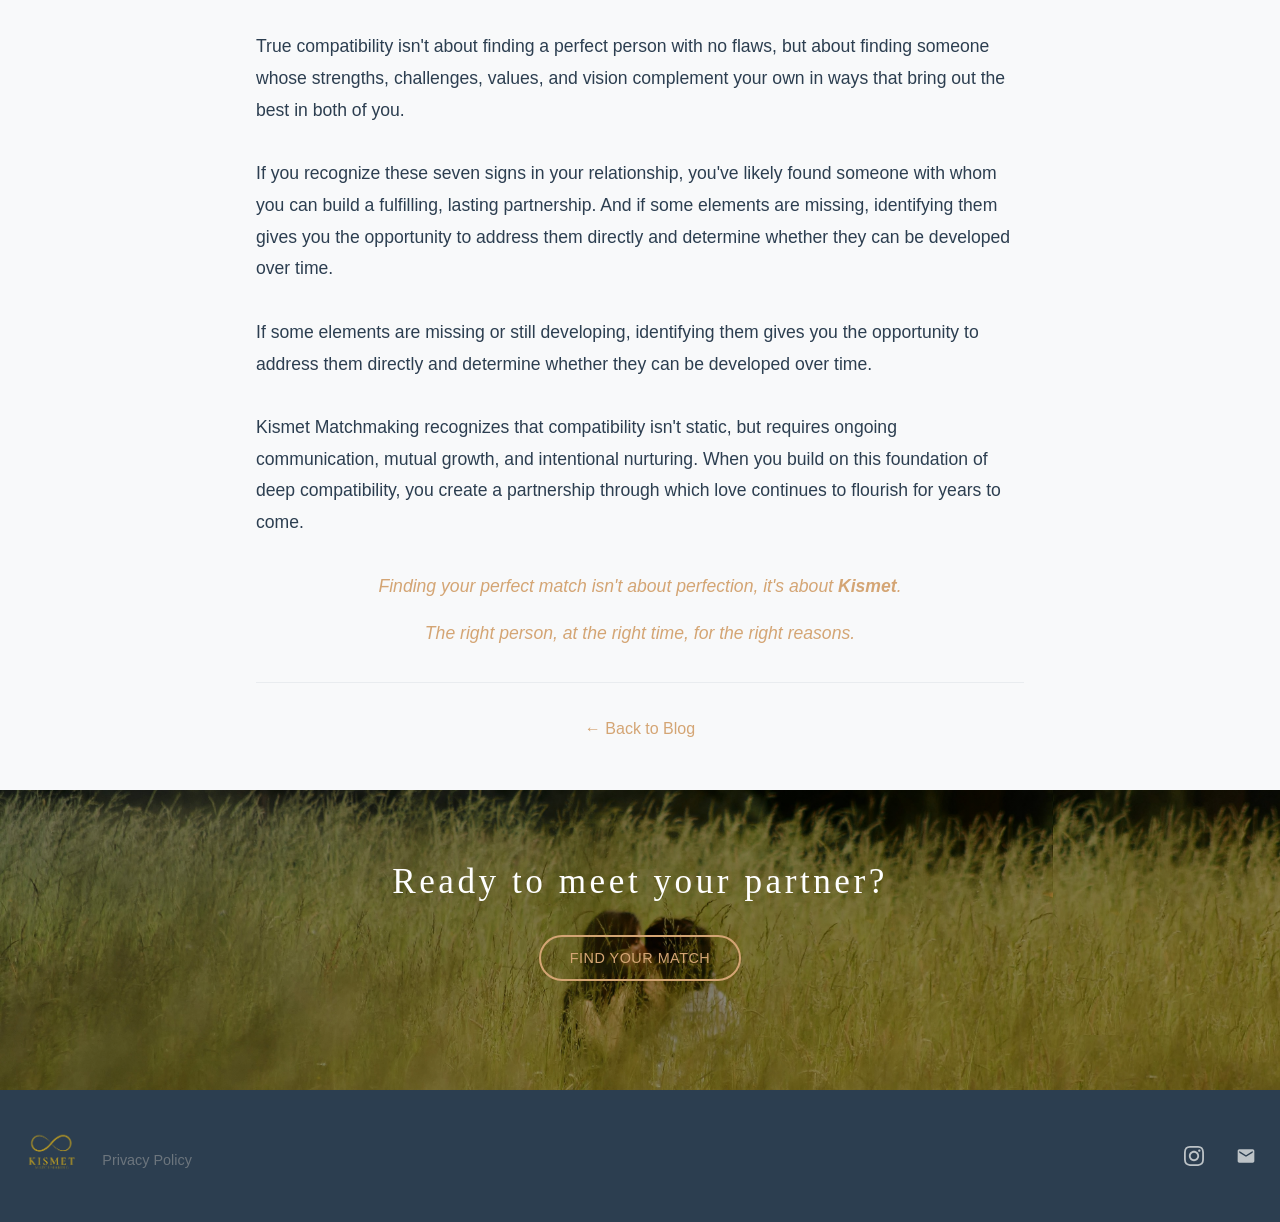
<file: blog-compatibility.html>
<!DOCTYPE html>
<html lang="en">
<head>
    <meta charset="UTF-8">
    <meta name="viewport" content="width=device-width, initial-scale=1.0">
    <title>Finding Your Perfect Match: 7 Signs of Deep Compatibility | Kismet Blog</title>
    <link rel="stylesheet" href="styles.css?v=20250805-162800">
    <meta name="description" content="Discover the key indicators that you've found someone truly compatible for a long-term relationship. Learn the 7 signs of deep compatibility.">
    <meta name="keywords" content="compatibility, perfect match, relationship advice, long-term relationship, dating tips">
</head>
<body>
    <nav class="navigation">
        <div class="nav-container">
            <div class="logo">
                <a href="index.html">
                    <img src="logo.png" alt="Kismet Matchmaking Logo">
                </a>
            </div>
            <ul class="nav-menu">
                <li><a href="index.html">Home</a></li>
                <li><a href="about.html">About</a></li>
                <li><a href="blog.html" class="active">Blog</a></li>
                <li><a href="contact.html">Contact</a></li>
            </ul>
        </div>
    </nav>

    <main>
        <article class="blog-article">
            <div class="container" style="max-width: 800px; margin: 0 auto; padding: 3rem 1rem;">
                <header class="article-header" style="text-align: center; margin-bottom: 3rem;">
                    <img src="belinda-fewings-9fjklaMD628-unsplash.jpg" alt="Finding Your Perfect Match" style="width: 100%; height: 400px; object-fit: cover; border-radius: 8px; margin-bottom: 2rem;">
                    <h1 style="font-family: 'Playfair Display', serif; font-size: 3rem; font-weight: 400; color: #2c3e50; margin-bottom: 1rem; line-height: 1.2;">Finding Your Perfect Match: 7 Signs of Deep Compatibility</h1>
                </header>

                <div class="article-content" style="font-size: 1.1rem; line-height: 1.8; color: #2c3e50;">
                    <p style="margin-bottom: 2rem; font-size: 1.2rem; font-style: italic; color: #5a6c7d; font-weight: 400;">Finding a truly compatible partner is about much more than just shared hobbies or physical attraction. While those elements matter, deep compatibility comes from alignment in values, communication styles, and life visions.</p>

                    <p style="margin-bottom: 2rem;">In this blog, we explore the seven most reliable indicators that you've found someone who is genuinely compatible with you for the long term. These signs go beyond the initial excitement of a new relationship and point to the kind of connection that can weather life's inevitable challenges.</p>

                    <h2 style="font-family: 'Playfair Display', serif; font-size: 1.8rem; font-weight: 500; color: #2c3e50; margin: 1.5rem 0 1rem 0;">1. Your Core Values Align</h2>
                    <p style="margin-bottom: 2rem;">When your fundamental values align with your partner's, you're building on solid ground. This doesn't mean you need to agree on everything, but shared perspectives on what matters most in life, such as family, honesty, ambition, lifestyle choices. This helps you create a foundation for mutual understanding and respect.</p>
                    <p style="margin-bottom: 2rem;">Research consistently shows that couples with aligned values report higher relationship satisfaction and longevity. When major decisions arise, these couples can navigate them with a shared framework that reduces conflict and increases cohesion.</p>

                    <h2 style="font-family: 'Playfair Display', serif; font-size: 1.8rem; font-weight: 500; color: #2c3e50; margin: 1.5rem 0 1rem 0;">2. You Communicate Effectively, Even During Disagreements</h2>
                    <p style="margin-bottom: 2rem;">Every couple disagrees, but compatible partners can communicate through conflict productively. You listen to understand rather than to respond, express needs clearly without blame, and work toward resolution rather than "winning" the argument.</p>
                    <p style="margin-bottom: 2rem;">This doesn't happen magically, instead, it requires effort from both partners. But if you find that even in disagreement, you both maintain respect and seek to understand each other's perspective, that's a powerful sign of compatibility.</p>

                    <h2 style="font-family: 'Playfair Display', serif; font-size: 1.8rem; font-weight: 500; color: #2c3e50; margin: 1.5rem 0 1rem 0;">3. You Feel Comfortable Being Your Authentic Self</h2>
                    <p style="margin-bottom: 2rem;">With a truly compatible partner, you don't need to censor yourself or present a polished version of who you are. You can share your quirks, insecurities, and dreams without fear of judgment.</p>
                    <p style="margin-bottom: 2rem;">This mutual authenticity creates a relationship where both partners feel seen, accepted, and cherished for who they truly are, not for who they pretend to be.</p>

                    <h2 style="font-family: 'Playfair Display', serif; font-size: 1.8rem; font-weight: 500; color: #2c3e50; margin: 1.5rem 0 1rem 0;">4. You Share a Similar Vision for the Future</h2>
                    <p style="margin-bottom: 2rem;">Compatible partners don't need identical dreams, but their visions for the future should be complementary and mutually supportive. Whether it's about career ambitions, family planning, lifestyle preferences, or retirement goals, alignment in these areas prevents fundamental conflicts down the road.</p>
                    <p style="margin-bottom: 2rem;">Having regular, open conversations about future plans helps ensure you're growing in the same direction, even as individual goals evolve over time.</p>

                    <h2 style="font-family: 'Playfair Display', serif; font-size: 1.8rem; font-weight: 500; color: #2c3e50; margin: 1.5rem 0 1rem 0;">5. You Respect Each Other's Independence</h2>
                    <p style="margin-bottom: 2rem;">Paradoxically, the strongest relationships aren't those where partners are inseparable, but where they maintain healthy independence while choosing to share their lives. Compatible partners support each other's individual growth, interests, and friendships outside the relationship.</p>
                    <p style="margin-bottom: 2rem;">This balance between togetherness and autonomy creates space for both partners to flourish as individuals while growing together as a couple.</p>

                    <h2 style="font-family: 'Playfair Display', serif; font-size: 1.8rem; font-weight: 500; color: #2c3e50; margin: 1.5rem 0 1rem 0;">6. You Navigate Stress and Challenges as a Team</h2>
                    <p style="margin-bottom: 2rem;">Life inevitably brings challenges, such as financial pressures, health concerns, career setbacks, or family issues. Compatible partners face these challenges as a unified team rather than as adversaries.</p>
                    <p style="margin-bottom: 2rem;">Pay attention to how you handle stress together. Do you turn toward each other for support, or do difficulties drive you apart? A compatible partnership becomes stronger through challenges rather than fractured by them.</p>

                    <h2 style="font-family: 'Playfair Display', serif; font-size: 1.8rem; font-weight: 500; color: #2c3e50; margin: 1.5rem 0 1rem 0;">7. There's a Balance of Give and Take</h2>
                    <p style="margin-bottom: 2rem;">In healthy and compatible relationships, both partners contribute and receive in relatively equal measure over time. This doesn't mean keeping score, but rather that both people consistently show up with generosity, consideration, and a willingness to meet the other's needs.</p>
                    <p style="margin-bottom: 2rem;">This reciprocity creates a relationship where both partners feel valued and neither feels consistently depleted or taken for granted.</p>

                    <h2 style="font-family: 'Playfair Display', serif; font-size: 1.8rem; font-weight: 500; color: #2c3e50; margin: 1.5rem 0 1rem 0;">Conclusion</h2>
                    <p style="margin-bottom: 2rem;">True compatibility isn't about finding a perfect person with no flaws, but about finding someone whose strengths, challenges, values, and vision complement your own in ways that bring out the best in both of you.</p>
                    <p style="margin-bottom: 2rem;">If you recognize these seven signs in your relationship, you've likely found someone with whom you can build a fulfilling, lasting partnership. And if some elements are missing, identifying them gives you the opportunity to address them directly and determine whether they can be developed over time.</p>
                    <p style="margin-bottom: 2rem;">If some elements are missing or still developing, identifying them gives you the opportunity to address them directly and determine whether they can be developed over time.</p>
                    
                    <p style="margin-bottom: 2rem;">Kismet Matchmaking recognizes that compatibility isn't static, but requires ongoing communication, mutual growth, and intentional nurturing. When you build on this foundation of deep compatibility, you create a partnership through which love continues to flourish for years to come.</p>
                    
                    <p style="margin-bottom: 1rem; font-style: italic; color: #d4a574; text-align: center; font-size: 1.1rem; font-weight: 400;">Finding your perfect match isn't about perfection, it's about <strong>Kismet</strong>.</p>
                    <p style="margin-bottom: 2rem; font-style: italic; color: #d4a574; text-align: center; font-size: 1.1rem; font-weight: 400;">The right person, at the right time, for the right reasons.</p>
                </div>

                <div class="article-footer" style="text-align: center; margin-top: 2rem; padding-top: 2rem; border-top: 1px solid #e9ecef;">
                    <a href="blog.html" style="color: #d4a574; text-decoration: none; font-weight: 500;">← Back to Blog</a>
                </div>
            </div>
        </article>

        <section class="cta-section">
            <div class="container">
                <div class="cta-content">
                    <h2>Ready to meet your partner?</h2>
                    <button class="cta-button small">Find Your Match</button>
                </div>
            </div>
        </section>
    </main>

    <footer class="footer">
        <div class="container">
            <div class="footer-content-new">
                <div class="footer-left">
                    <div class="footer-logo">
                        <img src="logo.png" alt="Kismet Matchmaking Logo">
                    </div>
                    <a href="privacy.html" style="font-size: 0.9rem; color: #6c757d; text-decoration: none; margin-top: 0.5rem; margin-left: 1rem; display: block;">Privacy Policy</a>
                </div>
                <div class="footer-right">
                    <div class="social-links">
                        <a href="https://instagram.com/kismetmatchmaking" target="_blank" class="social-link">
                            <svg width="24" height="24" viewBox="0 0 24 24" fill="currentColor">
                                <path d="M12 2.163c3.204 0 3.584.012 4.85.07 3.252.148 4.771 1.691 4.919 4.919.058 1.265.069 1.645.069 4.849 0 3.205-.012 3.584-.069 4.849-.149 3.225-1.664 4.771-4.919 4.919-1.266.058-1.644.07-4.85.07-3.204 0-3.584-.012-4.849-.07-3.26-.149-4.771-1.699-4.919-4.92-.058-1.265-.07-1.644-.07-4.849 0-3.204.013-3.583.07-4.849.149-3.227 1.664-4.771 4.919-4.919 1.266-.057 1.645-.069 4.849-.069zm0-2.163c-3.259 0-3.667.014-4.947.072-4.358.2-6.78 2.618-6.98 6.98-.059 1.281-.073 1.689-.073 4.948 0 3.259.014 3.668.072 4.948.2 4.358 2.618 6.78 6.98 6.98 1.281.058 1.689.072 4.948.072 3.259 0 3.668-.014 4.948-.072 4.354-.2 6.782-2.618 6.979-6.98.059-1.28.073-1.689.073-4.948 0-3.259-.014-3.667-.072-4.947-.196-4.354-2.617-6.78-6.979-6.98-1.281-.059-1.69-.073-4.949-.073zm0 5.838c-3.403 0-6.162 2.759-6.162 6.162s2.759 6.163 6.162 6.163 6.162-2.759 6.162-6.163c0-3.403-2.759-6.162-6.162-6.162zm0 10.162c-2.209 0-4-1.79-4-4 0-2.209 1.791-4 4-4s4 1.791 4 4c0 2.21-1.791 4-4 4zm6.406-11.845c-.796 0-1.441.645-1.441 1.44s.645 1.44 1.441 1.44c.795 0 1.439-.645 1.439-1.44s-.644-1.44-1.439-1.44z"/>
                            </svg>
                        </a>
                        <a href="mailto:kismetloveus@gmail.com" class="social-link">
                            <svg width="24" height="24" viewBox="0 0 24 24" fill="currentColor">
                                <path d="M20 4H4c-1.1 0-1.99.9-1.99 2L2 18c0 1.1.9 2 2 2h16c1.1 0 2-.9 2-2V6c0-1.1-.9-2-2-2zm0 4l-8 5-8-5V6l8 5 8-5v2z"/>
                            </svg>
                        </a>
                    </div>
                </div>
            </div>
        </div>
    </footer>
</body>
<!-- Google tag (gtag.js) -->
<script async src="https://www.googletagmanager.com/gtag/js?id=G-7FLMFN58JR"></script>
<script>
  window.dataLayer = window.dataLayer || [];
  function gtag(){dataLayer.push(arguments);}
  gtag('js', new Date());

  gtag('config', 'G-7FLMFN58JR');
</script>
</html>
</file>
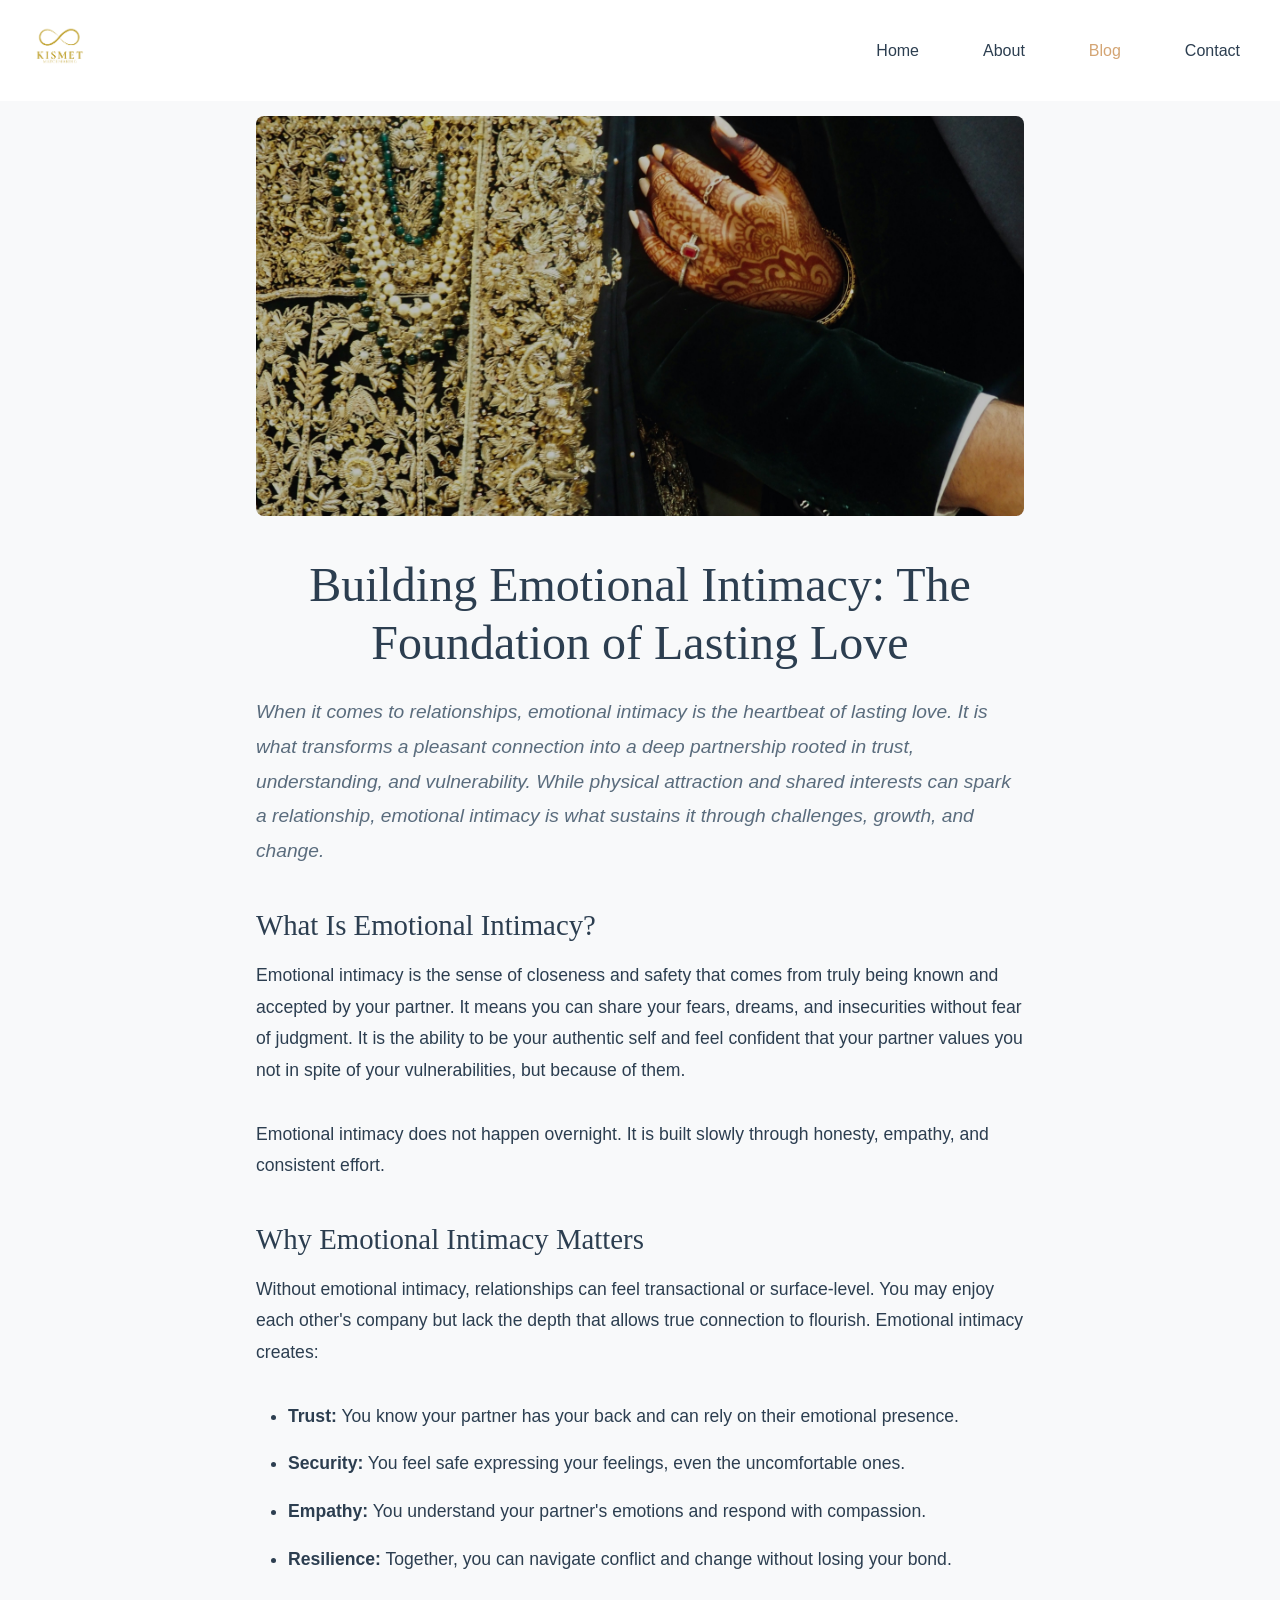
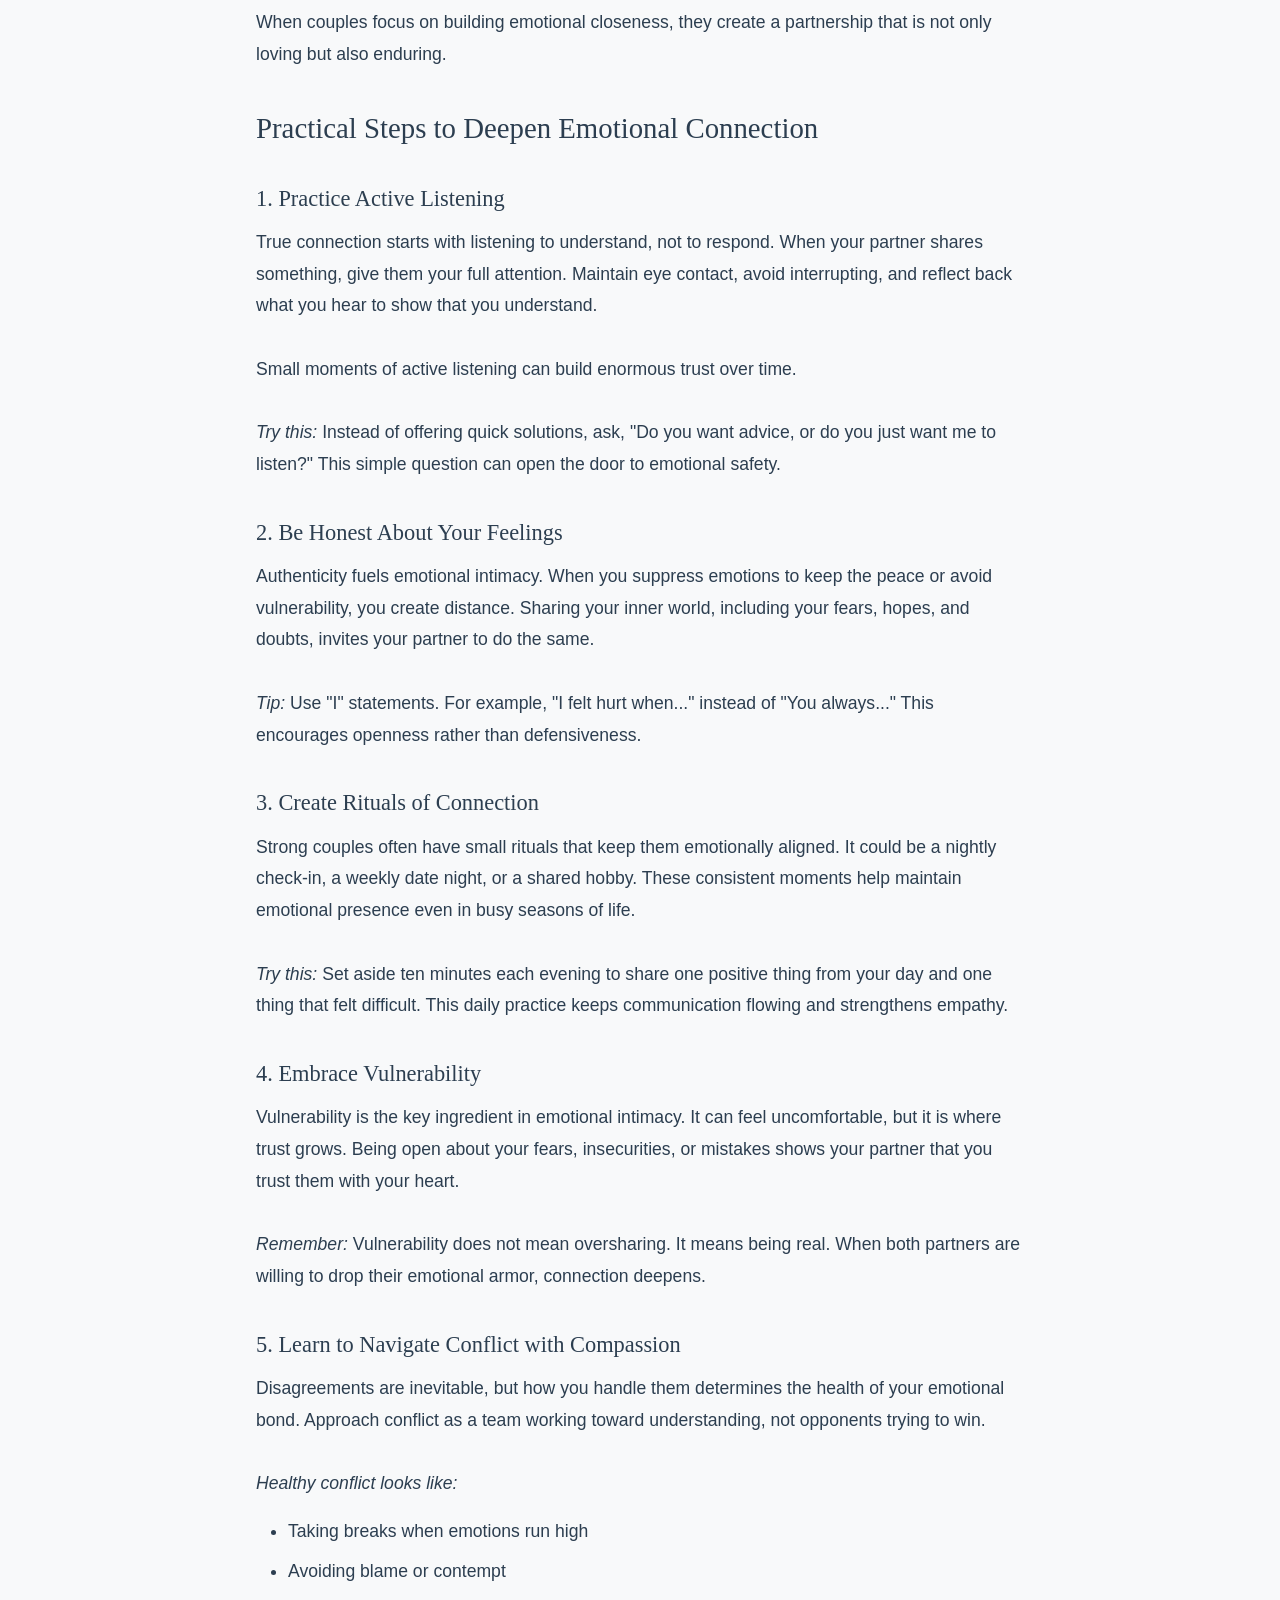
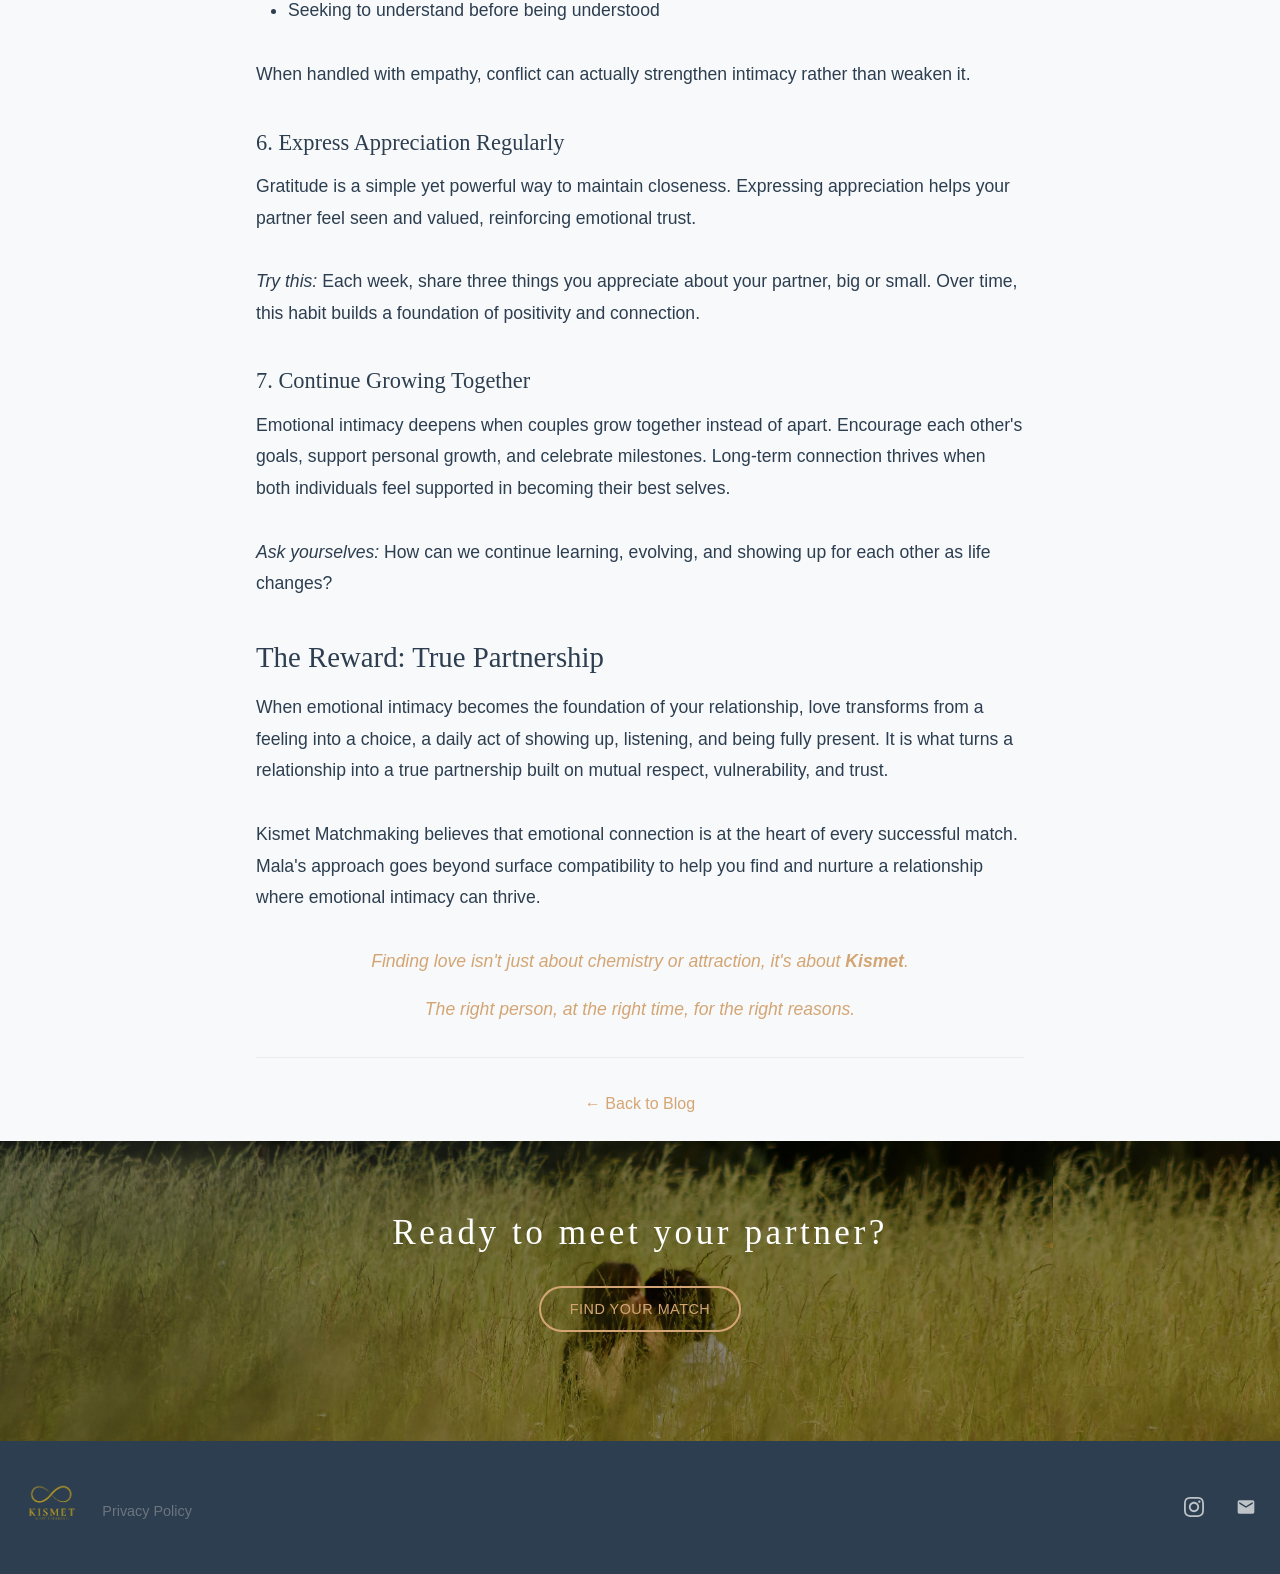
<file: blog-emotional-intimacy.html>
<!DOCTYPE html>
<html lang="en">
<head>
    <meta charset="UTF-8">
    <meta name="viewport" content="width=device-width, initial-scale=1.0">
    <title>Building Emotional Intimacy: The Foundation of Lasting Love | Kismet Blog</title>
    <link rel="stylesheet" href="styles.css?v=20250805-162800">
    <meta name="description" content="Learn how to develop deeper emotional intimacy and why it's crucial for relationship longevity. Building lasting love through connection.">
    <meta name="keywords" content="emotional intimacy, lasting love, relationship advice, deep connection, vulnerability, communication">
</head>
<body>
    <nav class="navigation">
        <div class="nav-container">
            <div class="logo">
                <a href="index.html">
                    <img src="logo.png" alt="Kismet Matchmaking Logo">
                </a>
            </div>
            <ul class="nav-menu">
                <li><a href="index.html">Home</a></li>
                <li><a href="about.html">About</a></li>
                <li><a href="blog.html" class="active">Blog</a></li>
                <li><a href="contact.html">Contact</a></li>
            </ul>
        </div>
    </nav>

    <main>
        <article class="blog-article">
            <div class="container" style="max-width: 800px; margin: 0 auto; padding: 1.5rem 1rem;">
                <header class="article-header" style="text-align: center; margin-bottom: 1.5rem;">
                    <img src="aakifah-shaikh-A--OZVONuGE-unsplash.jpg" alt="Building Emotional Intimacy" style="width: 100%; height: 400px; object-fit: cover; border-radius: 8px; margin-bottom: 2rem;">
                    <h1 style="font-family: 'Playfair Display', serif; font-size: 3rem; font-weight: 400; color: #2c3e50; margin-bottom: 1rem; line-height: 1.2;">Building Emotional Intimacy: The Foundation of Lasting Love</h1>
                </header>

                <div class="article-content" style="font-size: 1.1rem; line-height: 1.8; color: #2c3e50;">
                    <p style="margin-bottom: 2rem; font-size: 1.2rem; font-style: italic; color: #5a6c7d; font-weight: 400;">When it comes to relationships, emotional intimacy is the heartbeat of lasting love. It is what transforms a pleasant connection into a deep partnership rooted in trust, understanding, and vulnerability. While physical attraction and shared interests can spark a relationship, emotional intimacy is what sustains it through challenges, growth, and change.</p>

                    <h2 style="font-family: 'Playfair Display', serif; font-size: 1.8rem; font-weight: 500; color: #2c3e50; margin: 1rem 0 0.5rem 0;">What Is Emotional Intimacy?</h2>
                    <p style="margin-bottom: 2rem;">Emotional intimacy is the sense of closeness and safety that comes from truly being known and accepted by your partner. It means you can share your fears, dreams, and insecurities without fear of judgment. It is the ability to be your authentic self and feel confident that your partner values you not in spite of your vulnerabilities, but because of them.</p>
                    <p style="margin-bottom: 2rem;">Emotional intimacy does not happen overnight. It is built slowly through honesty, empathy, and consistent effort.</p>

                    <h2 style="font-family: 'Playfair Display', serif; font-size: 1.8rem; font-weight: 500; color: #2c3e50; margin: 1rem 0 0.5rem 0;">Why Emotional Intimacy Matters</h2>
                    <p style="margin-bottom: 2rem;">Without emotional intimacy, relationships can feel transactional or surface-level. You may enjoy each other's company but lack the depth that allows true connection to flourish. Emotional intimacy creates:</p>
                    <ul style="margin-bottom: 2rem; padding-left: 2rem;">
                        <li style="margin-bottom: 1rem;"><strong>Trust:</strong> You know your partner has your back and can rely on their emotional presence.</li>
                        <li style="margin-bottom: 1rem;"><strong>Security:</strong> You feel safe expressing your feelings, even the uncomfortable ones.</li>
                        <li style="margin-bottom: 1rem;"><strong>Empathy:</strong> You understand your partner's emotions and respond with compassion.</li>
                        <li style="margin-bottom: 1rem;"><strong>Resilience:</strong> Together, you can navigate conflict and change without losing your bond.</li>
                    </ul>
                    <p style="margin-bottom: 2rem;">When couples focus on building emotional closeness, they create a partnership that is not only loving but also enduring.</p>

                    <h2 style="font-family: 'Playfair Display', serif; font-size: 1.8rem; font-weight: 500; color: #2c3e50; margin: 1rem 0 0.5rem 0;">Practical Steps to Deepen Emotional Connection</h2>

                    <h3 style="font-family: 'Playfair Display', serif; font-size: 1.4rem; font-weight: 500; color: #2c3e50; margin: 1.5rem 0 0.5rem 0;">1. Practice Active Listening</h3>
                    <p style="margin-bottom: 2rem;">True connection starts with listening to understand, not to respond. When your partner shares something, give them your full attention. Maintain eye contact, avoid interrupting, and reflect back what you hear to show that you understand.</p>
                    <p style="margin-bottom: 2rem;">Small moments of active listening can build enormous trust over time.</p>
                    <p style="margin-bottom: 2rem;"><em>Try this:</em> Instead of offering quick solutions, ask, "Do you want advice, or do you just want me to listen?" This simple question can open the door to emotional safety.</p>

                    <h3 style="font-family: 'Playfair Display', serif; font-size: 1.4rem; font-weight: 500; color: #2c3e50; margin: 1.5rem 0 0.5rem 0;">2. Be Honest About Your Feelings</h3>
                    <p style="margin-bottom: 2rem;">Authenticity fuels emotional intimacy. When you suppress emotions to keep the peace or avoid vulnerability, you create distance. Sharing your inner world, including your fears, hopes, and doubts, invites your partner to do the same.</p>
                    <p style="margin-bottom: 2rem;"><em>Tip:</em> Use "I" statements. For example, "I felt hurt when..." instead of "You always..." This encourages openness rather than defensiveness.</p>

                    <h3 style="font-family: 'Playfair Display', serif; font-size: 1.4rem; font-weight: 500; color: #2c3e50; margin: 1.5rem 0 0.5rem 0;">3. Create Rituals of Connection</h3>
                    <p style="margin-bottom: 2rem;">Strong couples often have small rituals that keep them emotionally aligned. It could be a nightly check-in, a weekly date night, or a shared hobby. These consistent moments help maintain emotional presence even in busy seasons of life.</p>
                    <p style="margin-bottom: 2rem;"><em>Try this:</em> Set aside ten minutes each evening to share one positive thing from your day and one thing that felt difficult. This daily practice keeps communication flowing and strengthens empathy.</p>

                    <h3 style="font-family: 'Playfair Display', serif; font-size: 1.4rem; font-weight: 500; color: #2c3e50; margin: 1.5rem 0 0.5rem 0;">4. Embrace Vulnerability</h3>
                    <p style="margin-bottom: 2rem;">Vulnerability is the key ingredient in emotional intimacy. It can feel uncomfortable, but it is where trust grows. Being open about your fears, insecurities, or mistakes shows your partner that you trust them with your heart.</p>
                    <p style="margin-bottom: 2rem;"><em>Remember:</em> Vulnerability does not mean oversharing. It means being real. When both partners are willing to drop their emotional armor, connection deepens.</p>

                    <h3 style="font-family: 'Playfair Display', serif; font-size: 1.4rem; font-weight: 500; color: #2c3e50; margin: 1.5rem 0 0.5rem 0;">5. Learn to Navigate Conflict with Compassion</h3>
                    <p style="margin-bottom: 2rem;">Disagreements are inevitable, but how you handle them determines the health of your emotional bond. Approach conflict as a team working toward understanding, not opponents trying to win.</p>
                    <p style="margin-bottom: 1rem;"><em>Healthy conflict looks like:</em></p>
                    <ul style="margin-bottom: 2rem; padding-left: 2rem;">
                        <li style="margin-bottom: 0.5rem;">Taking breaks when emotions run high</li>
                        <li style="margin-bottom: 0.5rem;">Avoiding blame or contempt</li>
                        <li style="margin-bottom: 0.5rem;">Seeking to understand before being understood</li>
                    </ul>
                    <p style="margin-bottom: 2rem;">When handled with empathy, conflict can actually strengthen intimacy rather than weaken it.</p>

                    <h3 style="font-family: 'Playfair Display', serif; font-size: 1.4rem; font-weight: 500; color: #2c3e50; margin: 1.5rem 0 0.5rem 0;">6. Express Appreciation Regularly</h3>
                    <p style="margin-bottom: 2rem;">Gratitude is a simple yet powerful way to maintain closeness. Expressing appreciation helps your partner feel seen and valued, reinforcing emotional trust.</p>
                    <p style="margin-bottom: 2rem;"><em>Try this:</em> Each week, share three things you appreciate about your partner, big or small. Over time, this habit builds a foundation of positivity and connection.</p>

                    <h3 style="font-family: 'Playfair Display', serif; font-size: 1.4rem; font-weight: 500; color: #2c3e50; margin: 1.5rem 0 0.5rem 0;">7. Continue Growing Together</h3>
                    <p style="margin-bottom: 2rem;">Emotional intimacy deepens when couples grow together instead of apart. Encourage each other's goals, support personal growth, and celebrate milestones. Long-term connection thrives when both individuals feel supported in becoming their best selves.</p>
                    <p style="margin-bottom: 2rem;"><em>Ask yourselves:</em> How can we continue learning, evolving, and showing up for each other as life changes?</p>

                    <h2 style="font-family: 'Playfair Display', serif; font-size: 1.8rem; font-weight: 500; color: #2c3e50; margin: 1rem 0 0.5rem 0;">The Reward: True Partnership</h2>
                    <p style="margin-bottom: 2rem;">When emotional intimacy becomes the foundation of your relationship, love transforms from a feeling into a choice, a daily act of showing up, listening, and being fully present. It is what turns a relationship into a true partnership built on mutual respect, vulnerability, and trust.</p>
                    <p style="margin-bottom: 2rem;">Kismet Matchmaking believes that emotional connection is at the heart of every successful match. Mala's approach goes beyond surface compatibility to help you find and nurture a relationship where emotional intimacy can thrive.</p>
                    <p style="margin-bottom: 1rem; font-style: italic; color: #d4a574; text-align: center; font-size: 1.1rem; font-weight: 400;">Finding love isn't just about chemistry or attraction, it's about <strong>Kismet</strong>.</p>
                    <p style="margin-bottom: 2rem; font-style: italic; color: #d4a574; text-align: center; font-size: 1.1rem; font-weight: 400;">The right person, at the right time, for the right reasons.</p>
                </div>

                <div class="article-footer" style="text-align: center; margin-top: 2rem; padding-top: 2rem; border-top: 1px solid #e9ecef;">
                    <a href="blog.html" style="color: #d4a574; text-decoration: none; font-weight: 500;">← Back to Blog</a>
                </div>
            </div>
        </article>

        <section class="cta-section">
            <div class="container">
                <div class="cta-content">
                    <h2>Ready to meet your partner?</h2>
                    <button class="cta-button small">Find Your Match</button>
                </div>
            </div>
        </section>
    </main>

    <footer class="footer">
        <div class="container">
            <div class="footer-content-new">
                <div class="footer-left">
                    <div class="footer-logo">
                        <img src="logo.png" alt="Kismet Matchmaking Logo">
                    </div>
                    <a href="privacy.html" style="font-size: 0.9rem; color: #6c757d; text-decoration: none; margin-top: 0.5rem; margin-left: 1rem; display: block;">Privacy Policy</a>
                </div>
                <div class="footer-right">
                    <div class="social-links">
                        <a href="https://instagram.com/kismetmatchmaking" target="_blank" class="social-link">
                            <svg width="24" height="24" viewBox="0 0 24 24" fill="currentColor">
                                <path d="M12 2.163c3.204 0 3.584.012 4.85.07 3.252.148 4.771 1.691 4.919 4.919.058 1.265.069 1.645.069 4.849 0 3.205-.012 3.584-.069 4.849-.149 3.225-1.664 4.771-4.919 4.919-1.266.058-1.644.07-4.85.07-3.204 0-3.584-.012-4.849-.07-3.26-.149-4.771-1.699-4.919-4.92-.058-1.265-.07-1.644-.07-4.849 0-3.204.013-3.583.07-4.849.149-3.227 1.664-4.771 4.919-4.919 1.266-.057 1.645-.069 4.849-.069zm0-2.163c-3.259 0-3.667.014-4.947.072-4.358.2-6.78 2.618-6.98 6.98-.059 1.281-.073 1.689-.073 4.948 0 3.259.014 3.668.072 4.948.2 4.358 2.618 6.78 6.98 6.98 1.281.058 1.689.072 4.948.072 3.259 0 3.668-.014 4.948-.072 4.354-.2 6.782-2.618 6.979-6.98.059-1.28.073-1.689.073-4.948 0-3.259-.014-3.667-.072-4.947-.196-4.354-2.617-6.78-6.979-6.98-1.281-.059-1.69-.073-4.949-.073zm0 5.838c-3.403 0-6.162 2.759-6.162 6.162s2.759 6.163 6.162 6.163 6.162-2.759 6.162-6.163c0-3.403-2.759-6.162-6.162-6.162zm0 10.162c-2.209 0-4-1.79-4-4 0-2.209 1.791-4 4-4s4 1.791 4 4c0 2.21-1.791 4-4 4zm6.406-11.845c-.796 0-1.441.645-1.441 1.44s.645 1.44 1.441 1.44c.795 0 1.439-.645 1.439-1.44s-.644-1.44-1.439-1.44z"/>
                            </svg>
                        </a>
                        <a href="mailto:kismetloveus@gmail.com" class="social-link">
                            <svg width="24" height="24" viewBox="0 0 24 24" fill="currentColor">
                                <path d="M20 4H4c-1.1 0-1.99.9-1.99 2L2 18c0 1.1.9 2 2 2h16c1.1 0 2-.9 2-2V6c0-1.1-.9-2-2-2zm0 4l-8 5-8-5V6l8 5 8-5v2z"/>
                            </svg>
                        </a>
                    </div>
                </div>
            </div>
        </div>
    </footer>
</body>
<!-- Google tag (gtag.js) -->
<script async src="https://www.googletagmanager.com/gtag/js?id=G-7FLMFN58JR"></script>
<script>
  window.dataLayer = window.dataLayer || [];
  function gtag(){dataLayer.push(arguments);}
  gtag('js', new Date());

  gtag('config', 'G-7FLMFN58JR');
</script>
</html>
</file>
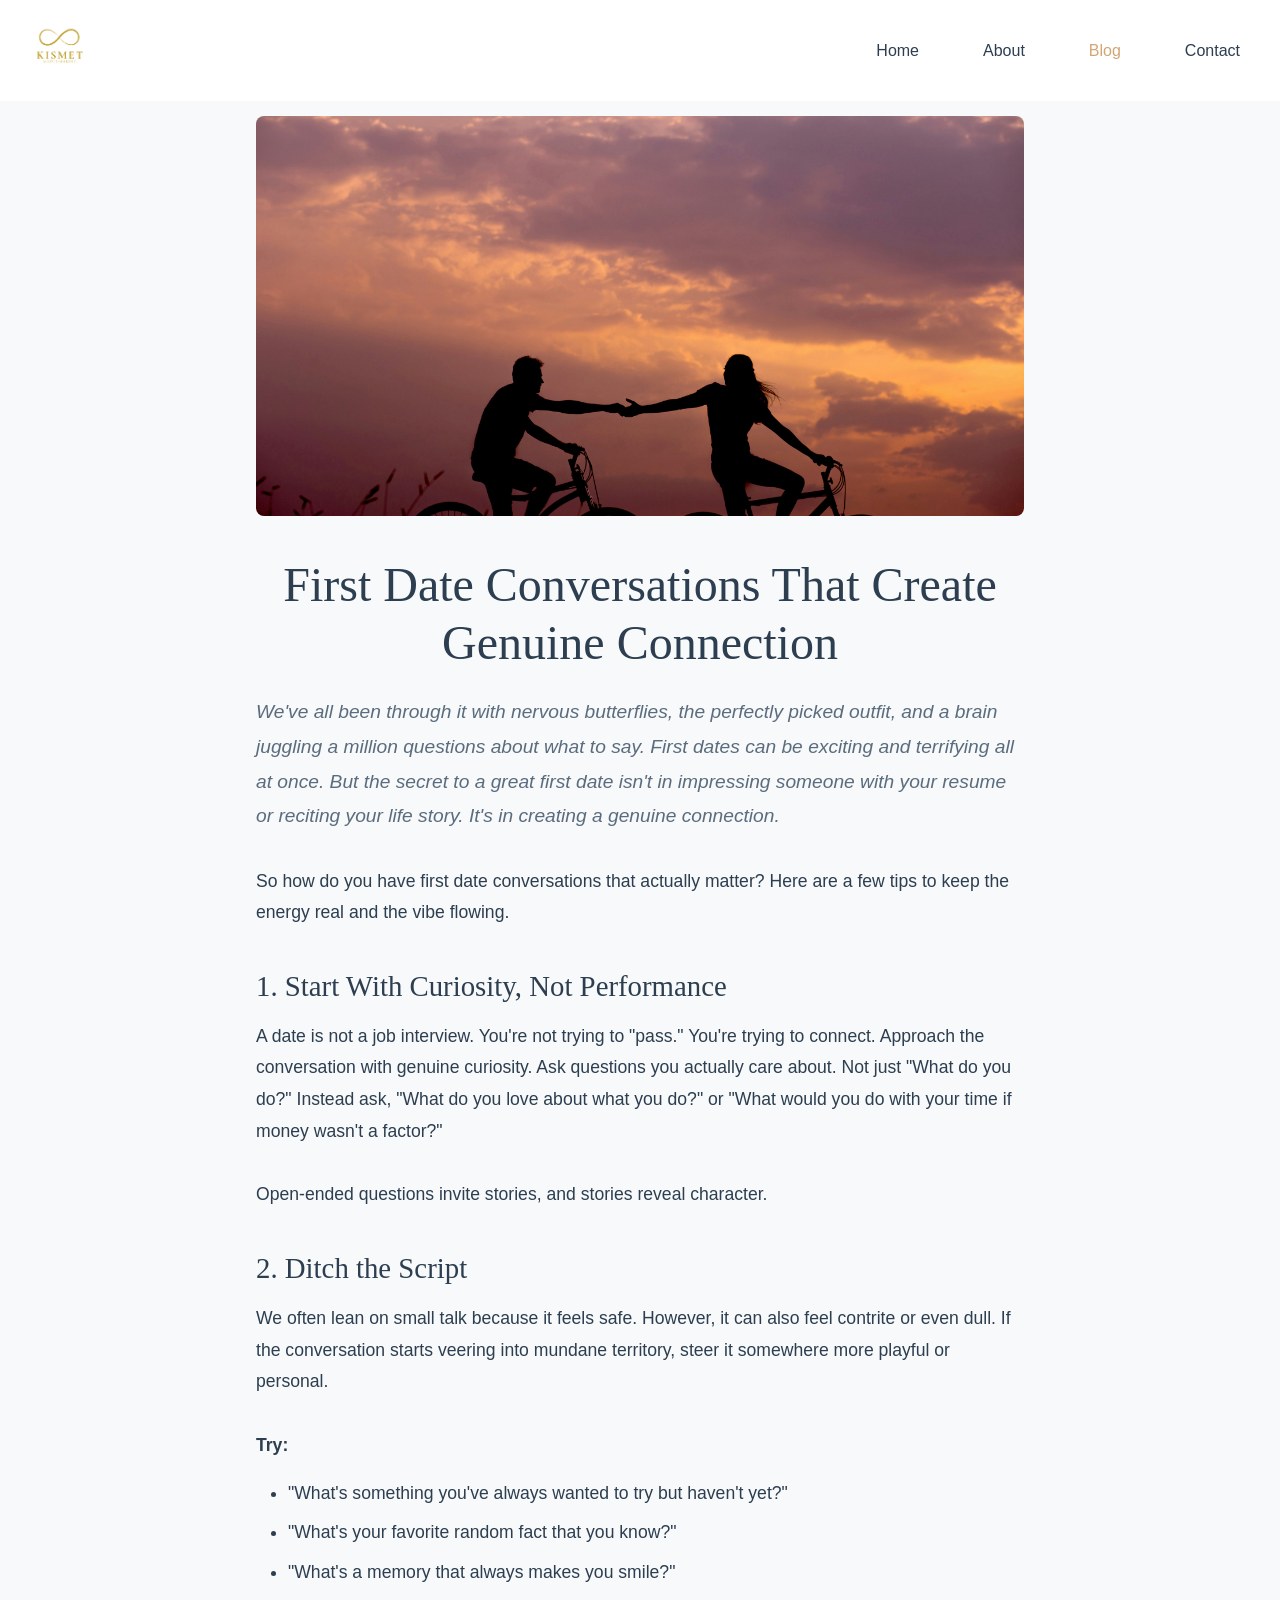
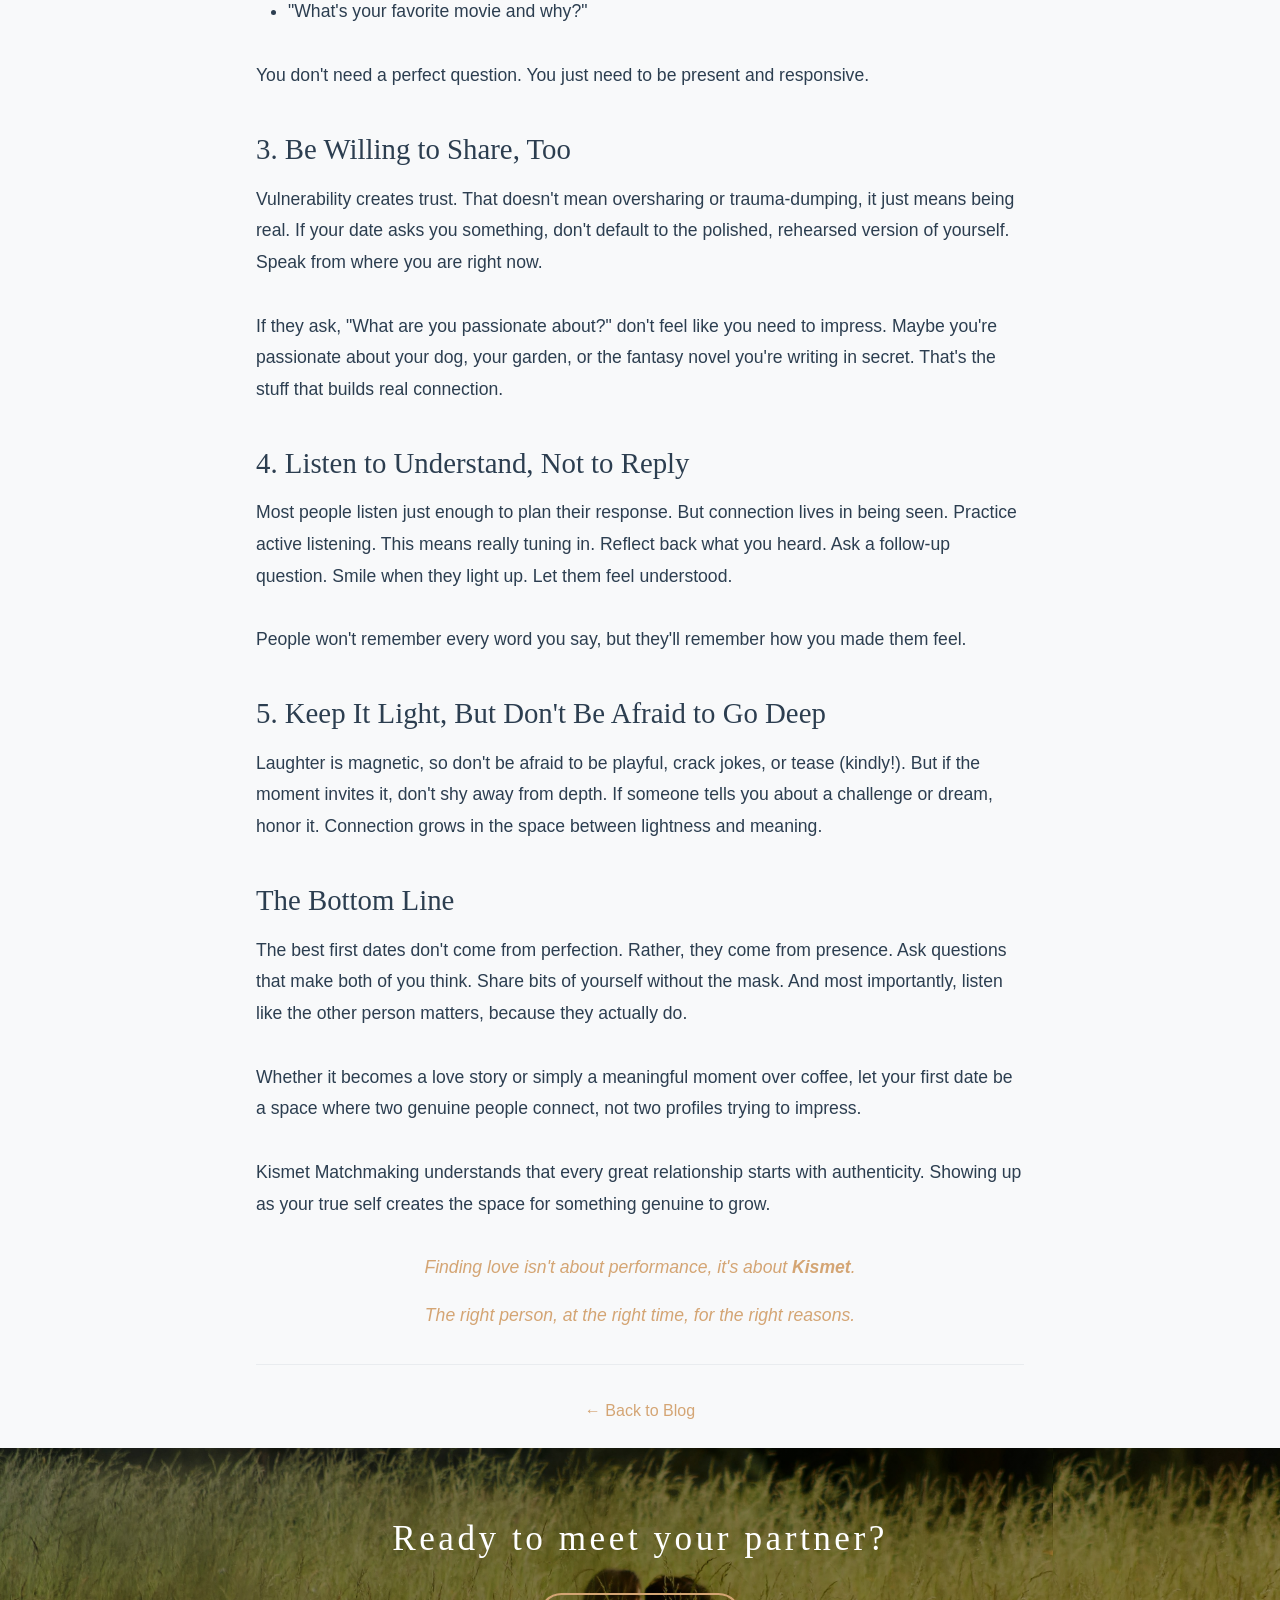
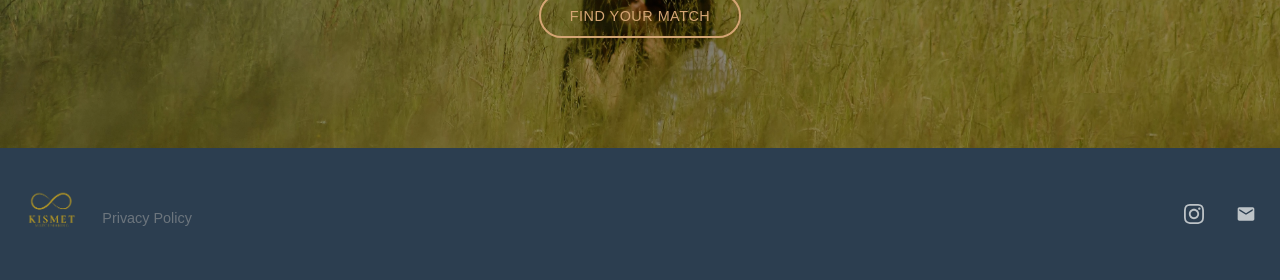
<file: blog-first-date-conversations.html>
<!DOCTYPE html>
<html lang="en">
<head>
    <meta charset="UTF-8">
    <meta name="viewport" content="width=device-width, initial-scale=1.0">
    <title>First Date Conversations That Create Genuine Connection | Kismet Blog</title>
    <link rel="stylesheet" href="styles.css?v=20250805-162800">
    <meta name="description" content="Move beyond small talk with these conversation starters that build authentic connection from the start. First date conversation tips.">
    <meta name="keywords" content="first date conversations, dating tips, connection, conversation starters, authentic dating">
</head>
<body>
    <nav class="navigation">
        <div class="nav-container">
            <div class="logo">
                <a href="index.html">
                    <img src="logo.png" alt="Kismet Matchmaking Logo">
                </a>
            </div>
            <ul class="nav-menu">
                <li><a href="index.html">Home</a></li>
                <li><a href="about.html">About</a></li>
                <li><a href="blog.html" class="active">Blog</a></li>
                <li><a href="contact.html">Contact</a></li>
            </ul>
        </div>
    </nav>

    <main>
        <article class="blog-article">
            <div class="container" style="max-width: 800px; margin: 0 auto; padding: 1.5rem 1rem;">
                <header class="article-header" style="text-align: center; margin-bottom: 1.5rem;">
                    <img src="everton-vila-AsahNlC0VhQ-unsplash.jpg" alt="First Date Conversations" style="width: 100%; height: 400px; object-fit: cover; border-radius: 8px; margin-bottom: 2rem;">
                    <h1 style="font-family: 'Playfair Display', serif; font-size: 3rem; font-weight: 400; color: #2c3e50; margin-bottom: 1rem; line-height: 1.2;">First Date Conversations That Create Genuine Connection</h1>
                </header>

                <div class="article-content" style="font-size: 1.1rem; line-height: 1.8; color: #2c3e50;">
                    <p style="margin-bottom: 2rem; font-size: 1.2rem; font-style: italic; color: #5a6c7d; font-weight: 400;">We've all been through it with nervous butterflies, the perfectly picked outfit, and a brain juggling a million questions about what to say. First dates can be exciting and terrifying all at once. But the secret to a great first date isn't in impressing someone with your resume or reciting your life story. It's in creating a genuine connection.</p>

                    <p style="margin-bottom: 2rem;">So how do you have first date conversations that actually matter? Here are a few tips to keep the energy real and the vibe flowing.</p>

                    <h2 style="font-family: 'Playfair Display', serif; font-size: 1.8rem; font-weight: 500; color: #2c3e50; margin: 1rem 0 0.5rem 0;">1. Start With Curiosity, Not Performance</h2>
                    <p style="margin-bottom: 2rem;">A date is not a job interview. You're not trying to "pass." You're trying to connect. Approach the conversation with genuine curiosity. Ask questions you actually care about. Not just "What do you do?" Instead ask, "What do you love about what you do?" or "What would you do with your time if money wasn't a factor?"</p>
                    <p style="margin-bottom: 2rem;">Open-ended questions invite stories, and stories reveal character.</p>

                    <h2 style="font-family: 'Playfair Display', serif; font-size: 1.8rem; font-weight: 500; color: #2c3e50; margin: 1rem 0 0.5rem 0;">2. Ditch the Script</h2>
                    <p style="margin-bottom: 2rem;">We often lean on small talk because it feels safe. However, it can also feel contrite or even dull. If the conversation starts veering into mundane territory, steer it somewhere more playful or personal.</p>
                    
                    <p style="margin-bottom: 1rem;"><strong>Try:</strong></p>
                    <ul style="margin-bottom: 2rem; padding-left: 2rem;">
                        <li style="margin-bottom: 0.5rem;">"What's something you've always wanted to try but haven't yet?"</li>
                        <li style="margin-bottom: 0.5rem;">"What's your favorite random fact that you know?"</li>
                        <li style="margin-bottom: 0.5rem;">"What's a memory that always makes you smile?"</li>
                        <li style="margin-bottom: 0.5rem;">"What's your favorite movie and why?"</li>
                    </ul>
                    
                    <p style="margin-bottom: 2rem;">You don't need a perfect question. You just need to be present and responsive.</p>

                    <h2 style="font-family: 'Playfair Display', serif; font-size: 1.8rem; font-weight: 500; color: #2c3e50; margin: 1rem 0 0.5rem 0;">3. Be Willing to Share, Too</h2>
                    <p style="margin-bottom: 2rem;">Vulnerability creates trust. That doesn't mean oversharing or trauma-dumping, it just means being real. If your date asks you something, don't default to the polished, rehearsed version of yourself. Speak from where you are right now.</p>
                    <p style="margin-bottom: 2rem;">If they ask, "What are you passionate about?" don't feel like you need to impress. Maybe you're passionate about your dog, your garden, or the fantasy novel you're writing in secret. That's the stuff that builds real connection.</p>

                    <h2 style="font-family: 'Playfair Display', serif; font-size: 1.8rem; font-weight: 500; color: #2c3e50; margin: 1rem 0 0.5rem 0;">4. Listen to Understand, Not to Reply</h2>
                    <p style="margin-bottom: 2rem;">Most people listen just enough to plan their response. But connection lives in being seen. Practice active listening. This means really tuning in. Reflect back what you heard. Ask a follow-up question. Smile when they light up. Let them feel understood.</p>
                    <p style="margin-bottom: 2rem;">People won't remember every word you say, but they'll remember how you made them feel.</p>

                    <h2 style="font-family: 'Playfair Display', serif; font-size: 1.8rem; font-weight: 500; color: #2c3e50; margin: 1rem 0 0.5rem 0;">5. Keep It Light, But Don't Be Afraid to Go Deep</h2>
                    <p style="margin-bottom: 2rem;">Laughter is magnetic, so don't be afraid to be playful, crack jokes, or tease (kindly!). But if the moment invites it, don't shy away from depth. If someone tells you about a challenge or dream, honor it. Connection grows in the space between lightness and meaning.</p>

                    <h2 style="font-family: 'Playfair Display', serif; font-size: 1.8rem; font-weight: 500; color: #2c3e50; margin: 1rem 0 0.5rem 0;">The Bottom Line</h2>
                    <p style="margin-bottom: 2rem;">The best first dates don't come from perfection. Rather, they come from presence. Ask questions that make both of you think. Share bits of yourself without the mask. And most importantly, listen like the other person matters, because they actually do.</p>
                    <p style="margin-bottom: 2rem;">Whether it becomes a love story or simply a meaningful moment over coffee, let your first date be a space where two genuine people connect, not two profiles trying to impress.</p>
                    
                    <p style="margin-bottom: 2rem;">Kismet Matchmaking understands that every great relationship starts with authenticity. Showing up as your true self creates the space for something genuine to grow.</p>
                    
                    <p style="margin-bottom: 1rem; font-style: italic; color: #d4a574; text-align: center; font-size: 1.1rem; font-weight: 400;">Finding love isn't about performance, it's about <strong>Kismet</strong>.</p>
                    <p style="margin-bottom: 2rem; font-style: italic; color: #d4a574; text-align: center; font-size: 1.1rem; font-weight: 400;">The right person, at the right time, for the right reasons.</p>
                </div>

                <div class="article-footer" style="text-align: center; margin-top: 2rem; padding-top: 2rem; border-top: 1px solid #e9ecef;">
                    <a href="blog.html" style="color: #d4a574; text-decoration: none; font-weight: 500;">← Back to Blog</a>
                </div>
            </div>
        </article>

        <section class="cta-section">
            <div class="container">
                <div class="cta-content">
                    <h2>Ready to meet your partner?</h2>
                    <button class="cta-button small">Find Your Match</button>
                </div>
            </div>
        </section>
    </main>

    <footer class="footer">
        <div class="container">
            <div class="footer-content-new">
                <div class="footer-left">
                    <div class="footer-logo">
                        <img src="logo.png" alt="Kismet Matchmaking Logo">
                    </div>
                    <a href="privacy.html" style="font-size: 0.9rem; color: #6c757d; text-decoration: none; margin-top: 0.5rem; margin-left: 1rem; display: block;">Privacy Policy</a>
                </div>
                <div class="footer-right">
                    <div class="social-links">
                        <a href="https://instagram.com/kismetmatchmaking" target="_blank" class="social-link">
                            <svg width="24" height="24" viewBox="0 0 24 24" fill="currentColor">
                                <path d="M12 2.163c3.204 0 3.584.012 4.85.07 3.252.148 4.771 1.691 4.919 4.919.058 1.265.069 1.645.069 4.849 0 3.205-.012 3.584-.069 4.849-.149 3.225-1.664 4.771-4.919 4.919-1.266.058-1.644.07-4.85.07-3.204 0-3.584-.012-4.849-.07-3.26-.149-4.771-1.699-4.919-4.92-.058-1.265-.07-1.644-.07-4.849 0-3.204.013-3.583.07-4.849.149-3.227 1.664-4.771 4.919-4.919 1.266-.057 1.645-.069 4.849-.069zm0-2.163c-3.259 0-3.667.014-4.947.072-4.358.2-6.78 2.618-6.98 6.98-.059 1.281-.073 1.689-.073 4.948 0 3.259.014 3.668.072 4.948.2 4.358 2.618 6.78 6.98 6.98 1.281.058 1.689.072 4.948.072 3.259 0 3.668-.014 4.948-.072 4.354-.2 6.782-2.618 6.979-6.98.059-1.28.073-1.689.073-4.948 0-3.259-.014-3.667-.072-4.947-.196-4.354-2.617-6.78-6.979-6.98-1.281-.059-1.69-.073-4.949-.073zm0 5.838c-3.403 0-6.162 2.759-6.162 6.162s2.759 6.163 6.162 6.163 6.162-2.759 6.162-6.163c0-3.403-2.759-6.162-6.162-6.162zm0 10.162c-2.209 0-4-1.79-4-4 0-2.209 1.791-4 4-4s4 1.791 4 4c0 2.21-1.791 4-4 4zm6.406-11.845c-.796 0-1.441.645-1.441 1.44s.645 1.44 1.441 1.44c.795 0 1.439-.645 1.439-1.44s-.644-1.44-1.439-1.44z"/>
                            </svg>
                        </a>
                        <a href="mailto:kismetloveus@gmail.com" class="social-link">
                            <svg width="24" height="24" viewBox="0 0 24 24" fill="currentColor">
                                <path d="M20 4H4c-1.1 0-1.99.9-1.99 2L2 18c0 1.1.9 2 2 2h16c1.1 0 2-.9 2-2V6c0-1.1-.9-2-2-2zm0 4l-8 5-8-5V6l8 5 8-5v2z"/>
                            </svg>
                        </a>
                    </div>
                </div>
            </div>
        </div>
    </footer>
</body>
<!-- Google tag (gtag.js) -->
<script async src="https://www.googletagmanager.com/gtag/js?id=G-7FLMFN58JR"></script>
<script>
  window.dataLayer = window.dataLayer || [];
  function gtag(){dataLayer.push(arguments);}
  gtag('js', new Date());

  gtag('config', 'G-7FLMFN58JR');
</script>
</html>
</file>
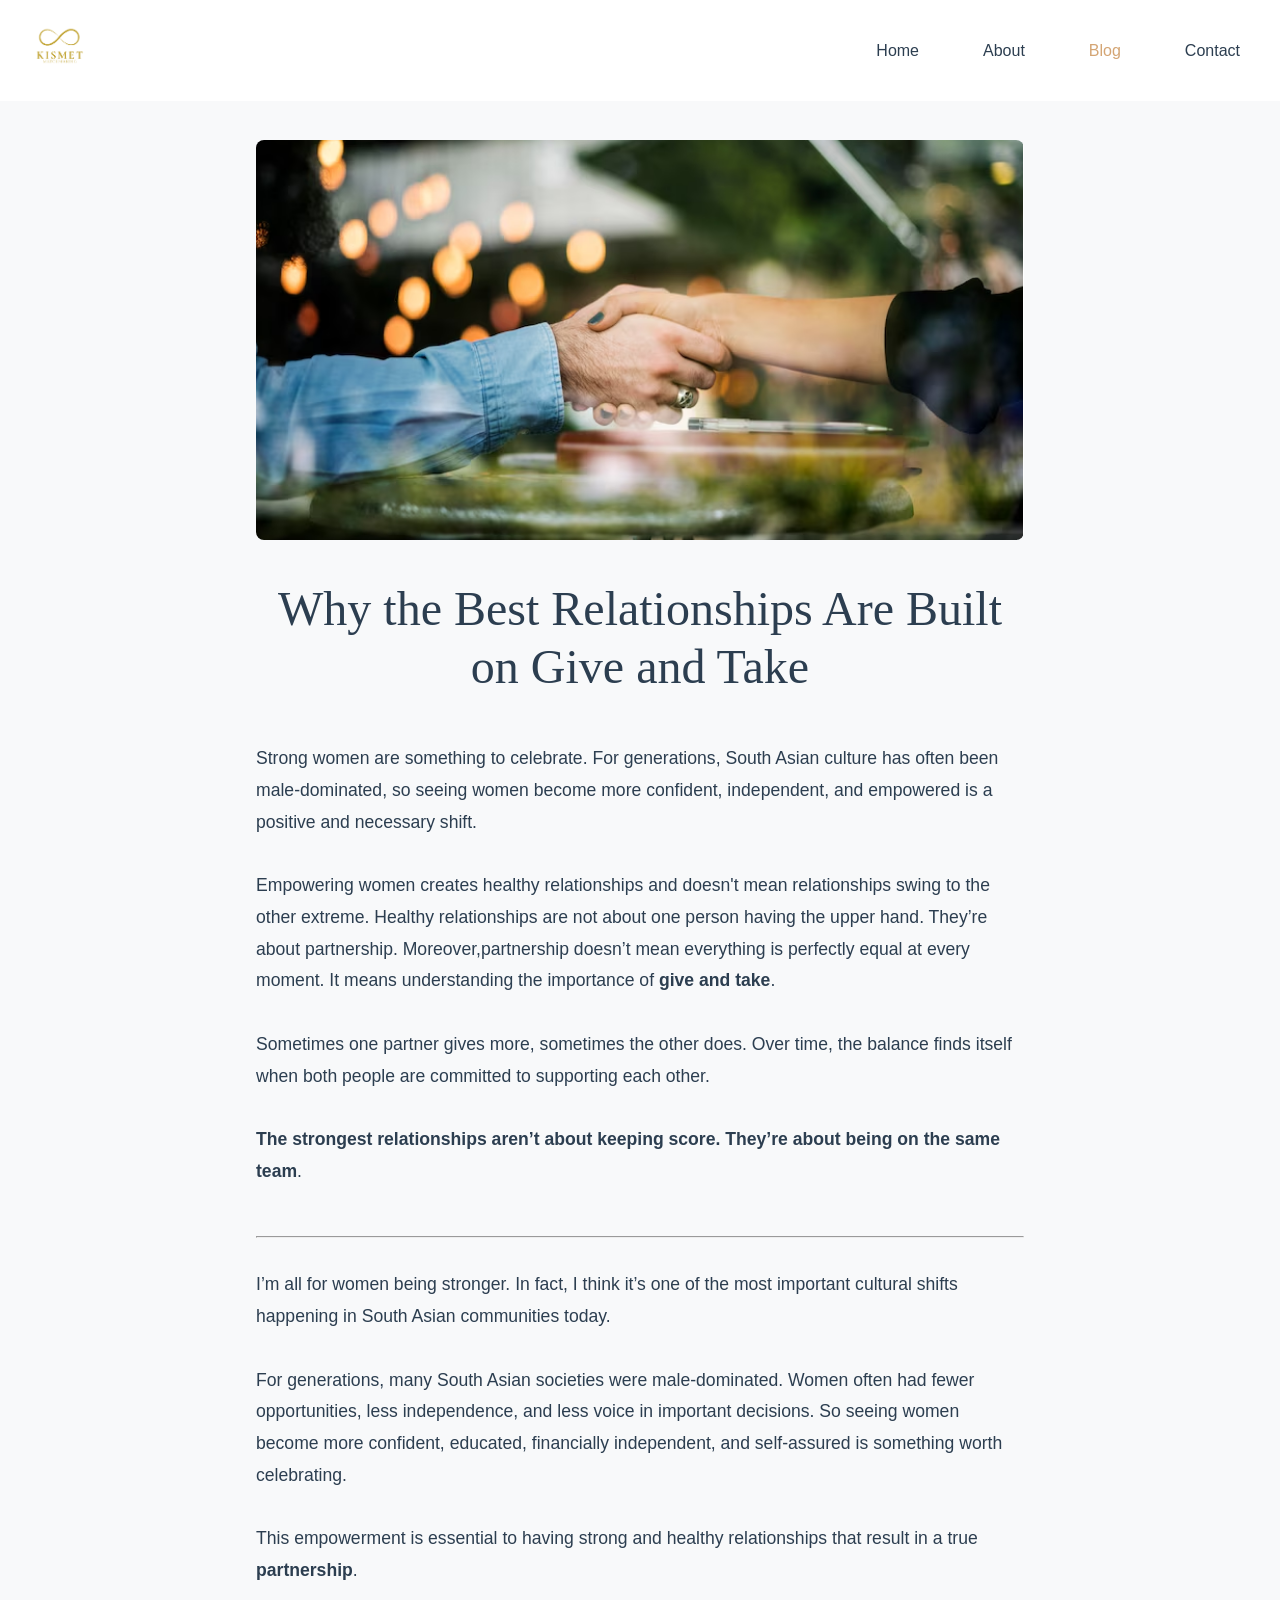
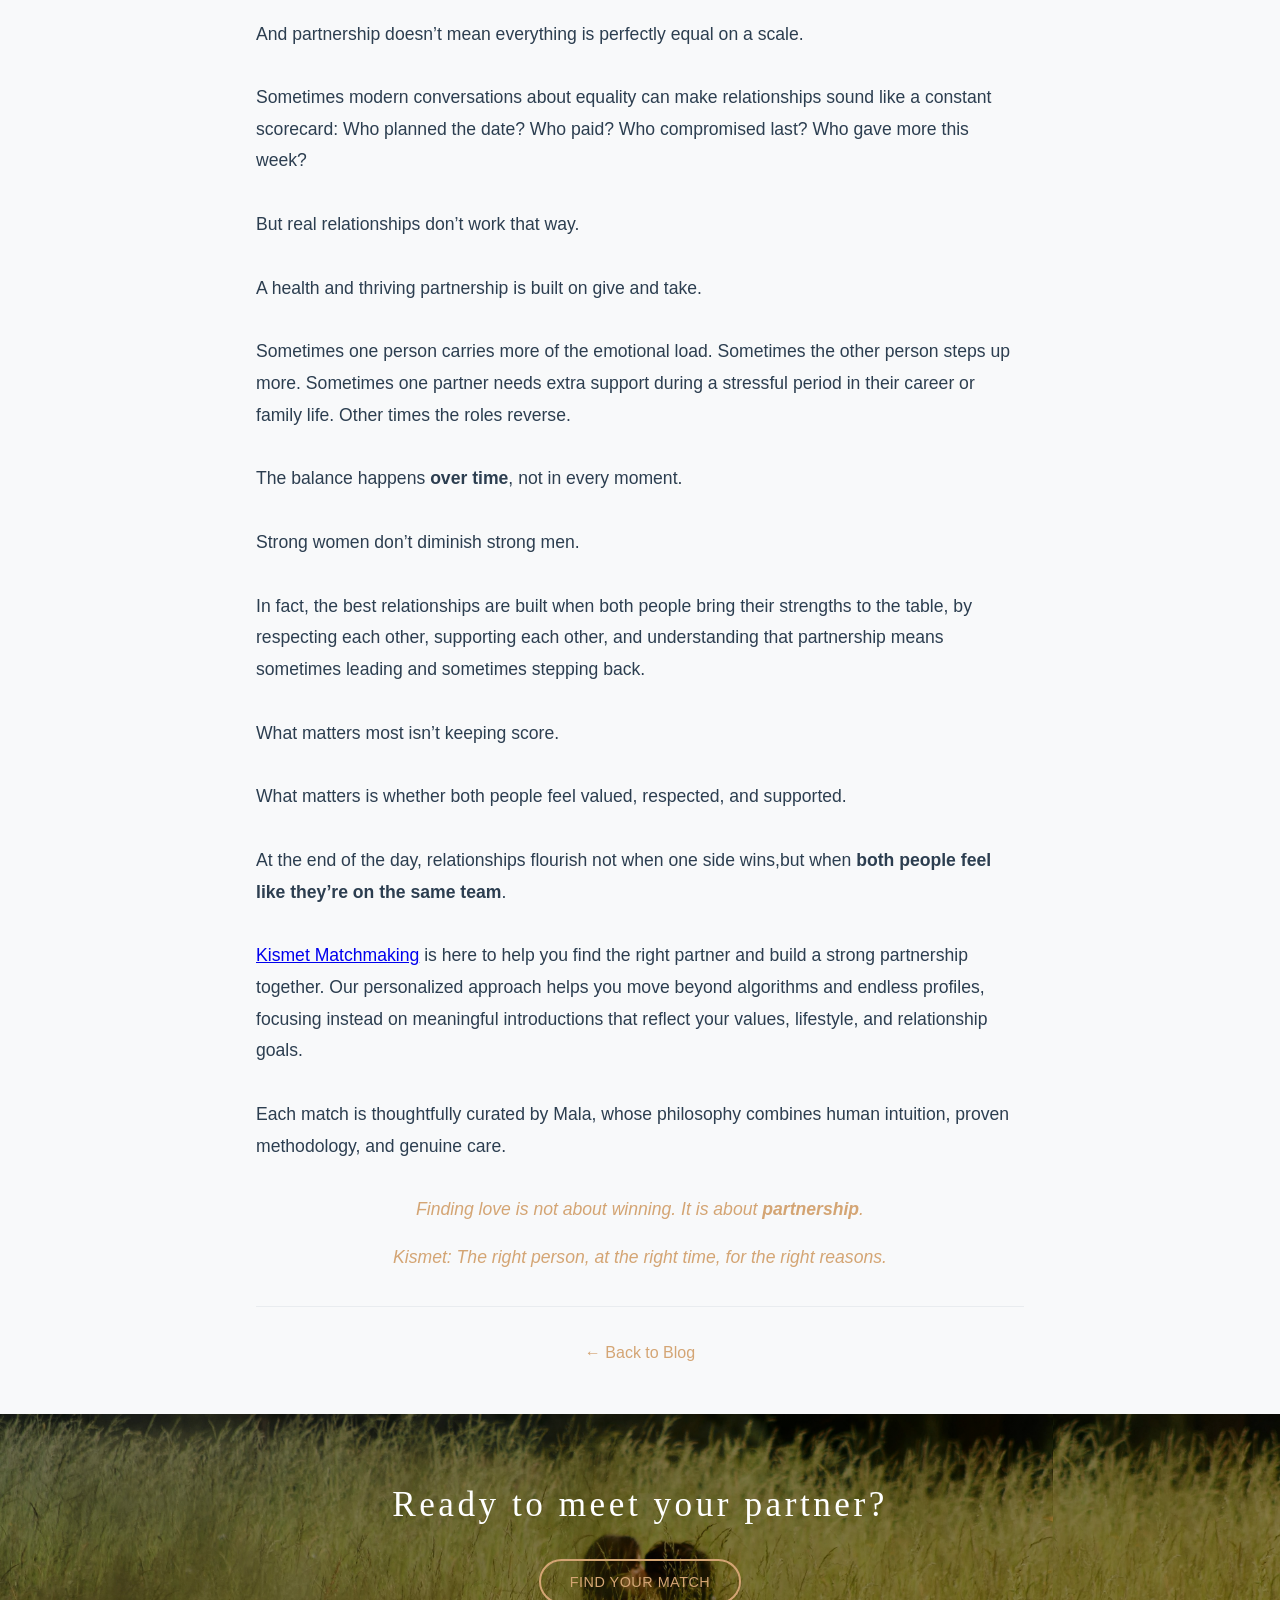
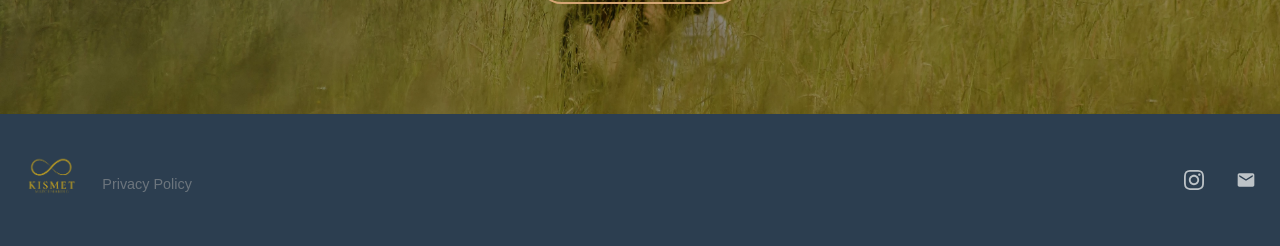
<file: blog-give-and-take.html>
<!DOCTYPE html>
<html lang="en">
<head>
    <meta charset="UTF-8">
    <meta name="viewport" content="width=device-width, initial-scale=1.0">
    <title>Why the Best Relationships Are Built on Give and Take | Kismet Blog</title>
    <link rel="stylesheet" href="styles.css?v=20250805-162800">
    <meta name="description" content="The strongest relationships aren’t about keeping score. They’re about being on the same team.">
    <meta name="keywords" content="emotional intelligence, kindness, character development, balanced living, authentic relationships, personal growth">
</head>
<body>
    <nav class="navigation">
        <div class="nav-container">
            <div class="logo">
                <a href="index.html">
                    <img src="logo.png" alt="Kismet Matchmaking Logo">
                </a>
            </div>
            <ul class="nav-menu">
                <li><a href="index.html">Home</a></li>
                <li><a href="about.html">About</a></li>
                <li><a href="blog.html" class="active">Blog</a></li>
                <li><a href="contact.html">Contact</a></li>
            </ul>
        </div>
    </nav>

    <main>
        <article class="blog-article">
            <div class="container" style="max-width: 800px; margin: 0 auto; padding: 3rem 1rem;">
                <header class="article-header" style="text-align: center; margin-bottom: 3rem;">
                    <img src="handshake.png" alt="Beyond Achievement" style="width: 100%; height: 400px; object-fit: cover; border-radius: 8px; margin-bottom: 2rem;">
                    <h1 style="font-family: 'Playfair Display', serif; font-size: 3rem; font-weight: 400; color: #2c3e50; margin-bottom: 1rem; line-height: 1.2;">Why the Best Relationships Are Built on Give and Take</h1>
                </header>

                <div class="article-content" style="font-size: 1.1rem; line-height: 1.8; color: #2c3e50;">
                    <p style="margin-bottom: 2rem;">Strong women are something to celebrate. For generations, South Asian culture has often been male-dominated, so seeing women become more confident, independent, and empowered is a positive and necessary shift.</p>

                    <p style="margin-bottom: 2rem;">Empowering women creates healthy relationships and doesn't mean relationships swing to the other extreme. Healthy relationships are not about one person having the upper hand. They’re about partnership. Moreover,partnership doesn’t mean everything is perfectly equal at every moment. It means understanding the importance of <b>give and take</b>.</p>

                    <p style="margin-bottom: 2rem;">Sometimes one partner gives more, sometimes the other does. Over time, the balance finds itself when both people are committed to supporting each other.</p>

                    <p style="margin-bottom: 3rem;"><b>The strongest relationships aren’t about keeping score. They’re about being on the same team</b>.</p>
                    <hr> 
                    <br>
                    <p style="margin-bottom: 2rem;">I’m all for women being stronger. In fact, I think it’s one of the most important cultural shifts happening in South Asian communities today.</p>
                    <p style="margin-bottom: 2rem;">For generations, many South Asian societies were male-dominated. Women often had fewer opportunities, less independence, and less voice in important decisions. So seeing women become more confident, educated, financially independent, and self-assured is something worth celebrating.</p>
                    <p style="margin-bottom: 2rem;">This empowerment is essential to having strong and healthy relationships that result in a true <b>partnership</b>.</p>
                    <p style="margin-bottom: 2rem;">And partnership doesn’t mean everything is perfectly equal on a scale.</p>
                    <p style="margin-bottom: 2rem;">Sometimes modern conversations about equality can make relationships sound like a constant scorecard: Who planned the date? Who paid? Who compromised last? Who gave more this week?</p>
                    <p style="margin-bottom: 2rem;">But real relationships don’t work that way.</p>
                    <p style="margin-bottom: 2rem;">A health and thriving partnership is built on <b></b>give and take</b>.</p>
                    <p style="margin-bottom: 2rem;">Sometimes one person carries more of the emotional load. Sometimes the other person steps up more. Sometimes one partner needs extra support during a stressful period in their career or family life. Other times the roles reverse.</p>
                    <p style="margin-bottom: 2rem;">The balance happens <b>over time</b>, not in every moment.</p>
                    <p style="margin-bottom: 2rem;">Strong women don’t diminish strong men.</p>
                    <p style="margin-bottom: 2rem;">In fact, the best relationships are built when both people bring their strengths to the table, by respecting each other, supporting each other, and understanding that partnership means sometimes leading and sometimes stepping back.</p>
                    <p style="margin-bottom: 2rem;">What matters most isn’t keeping score.</p>
                    <p style="margin-bottom: 2rem;">What matters is whether both people feel valued, respected, and supported.</p>
                    <p style="margin-bottom: 2rem;">At the end of the day, relationships flourish not when one side wins,but when <b>both people feel like they’re on the same team</b>.</p>
                    <p style="margin-bottom: 2rem;"><a href="https://www.kismetmatchmaking.com">Kismet Matchmaking</a> is here to help you find the right partner and build a strong partnership together. Our personalized approach helps you move beyond algorithms and endless profiles, focusing instead on meaningful introductions that reflect your values, lifestyle, and relationship goals.</p>
                    <p style="margin-bottom: 2rem;">Each match is thoughtfully curated by Mala, whose philosophy combines human intuition, proven methodology, and genuine care.</p>
                                        
                    <p style="margin-bottom: 1rem; font-style: italic; color: #d4a574; text-align: center; font-size: 1.1rem; font-weight: 400;">Finding love is not about winning. It is about <strong>partnership</strong>.</p>
                    <p style="margin-bottom: 2rem; font-style: italic; color: #d4a574; text-align: center; font-size: 1.1rem; font-weight: 400;">Kismet: The right person, at the right time, for the right reasons.</p>
                </div>

                <div class="article-footer" style="text-align: center; margin-top: 2rem; padding-top: 2rem; border-top: 1px solid #e9ecef;">
                    <a href="blog.html" style="color: #d4a574; text-decoration: none; font-weight: 500;">← Back to Blog</a>
                </div>
            </div>
        </article>

        <section class="cta-section">
            <div class="container">
                <div class="cta-content">
                    <h2>Ready to meet your partner?</h2>
                    <button class="cta-button small">Find Your Match</button>
                </div>
            </div>
        </section>
    </main>

    <footer class="footer">
        <div class="container">
            <div class="footer-content-new">
                <div class="footer-left">
                    <div class="footer-logo">
                        <img src="logo.png" alt="Kismet Matchmaking Logo">
                    </div>
                    <a href="privacy.html" style="font-size: 0.9rem; color: #6c757d; text-decoration: none; margin-top: 0.5rem; margin-left: 1rem; display: block;">Privacy Policy</a>
                </div>
                <div class="footer-right">
                    <div class="social-links">
                        <a href="https://instagram.com/kismetmatchmaking" target="_blank" class="social-link">
                            <svg width="24" height="24" viewBox="0 0 24 24" fill="currentColor">
                                <path d="M12 2.163c3.204 0 3.584.012 4.85.07 3.252.148 4.771 1.691 4.919 4.919.058 1.265.069 1.645.069 4.849 0 3.205-.012 3.584-.069 4.849-.149 3.225-1.664 4.771-4.919 4.919-1.266.058-1.644.07-4.85.07-3.204 0-3.584-.012-4.849-.07-3.26-.149-4.771-1.699-4.919-4.92-.058-1.265-.07-1.644-.07-4.849 0-3.204.013-3.583.07-4.849.149-3.227 1.664-4.771 4.919-4.919 1.266-.057 1.645-.069 4.849-.069zm0-2.163c-3.259 0-3.667.014-4.947.072-4.358.2-6.78 2.618-6.98 6.98-.059 1.281-.073 1.689-.073 4.948 0 3.259.014 3.668.072 4.948.2 4.358 2.618 6.78 6.98 6.98 1.281.058 1.689.072 4.948.072 3.259 0 3.668-.014 4.948-.072 4.354-.2 6.782-2.618 6.979-6.98.059-1.28.073-1.689.073-4.948 0-3.259-.014-3.667-.072-4.947-.196-4.354-2.617-6.78-6.979-6.98-1.281-.059-1.69-.073-4.949-.073zm0 5.838c-3.403 0-6.162 2.759-6.162 6.162s2.759 6.163 6.162 6.163 6.162-2.759 6.162-6.163c0-3.403-2.759-6.162-6.162-6.162zm0 10.162c-2.209 0-4-1.79-4-4 0-2.209 1.791-4 4-4s4 1.791 4 4c0 2.21-1.791 4-4 4zm6.406-11.845c-.796 0-1.441.645-1.441 1.44s.645 1.44 1.441 1.44c.795 0 1.439-.645 1.439-1.44s-.644-1.44-1.439-1.44z"/>
                            </svg>
                        </a>
                        <a href="mailto:kismetloveus@gmail.com" class="social-link">
                            <svg width="24" height="24" viewBox="0 0 24 24" fill="currentColor">
                                <path d="M20 4H4c-1.1 0-1.99.9-1.99 2L2 18c0 1.1.9 2 2 2h16c1.1 0 2-.9 2-2V6c0-1.1-.9-2-2-2zm0 4l-8 5-8-5V6l8 5 8-5v2z"/>
                            </svg>
                        </a>
                    </div>
                </div>
            </div>
        </div>
    </footer>
</body>
</html>
</file>
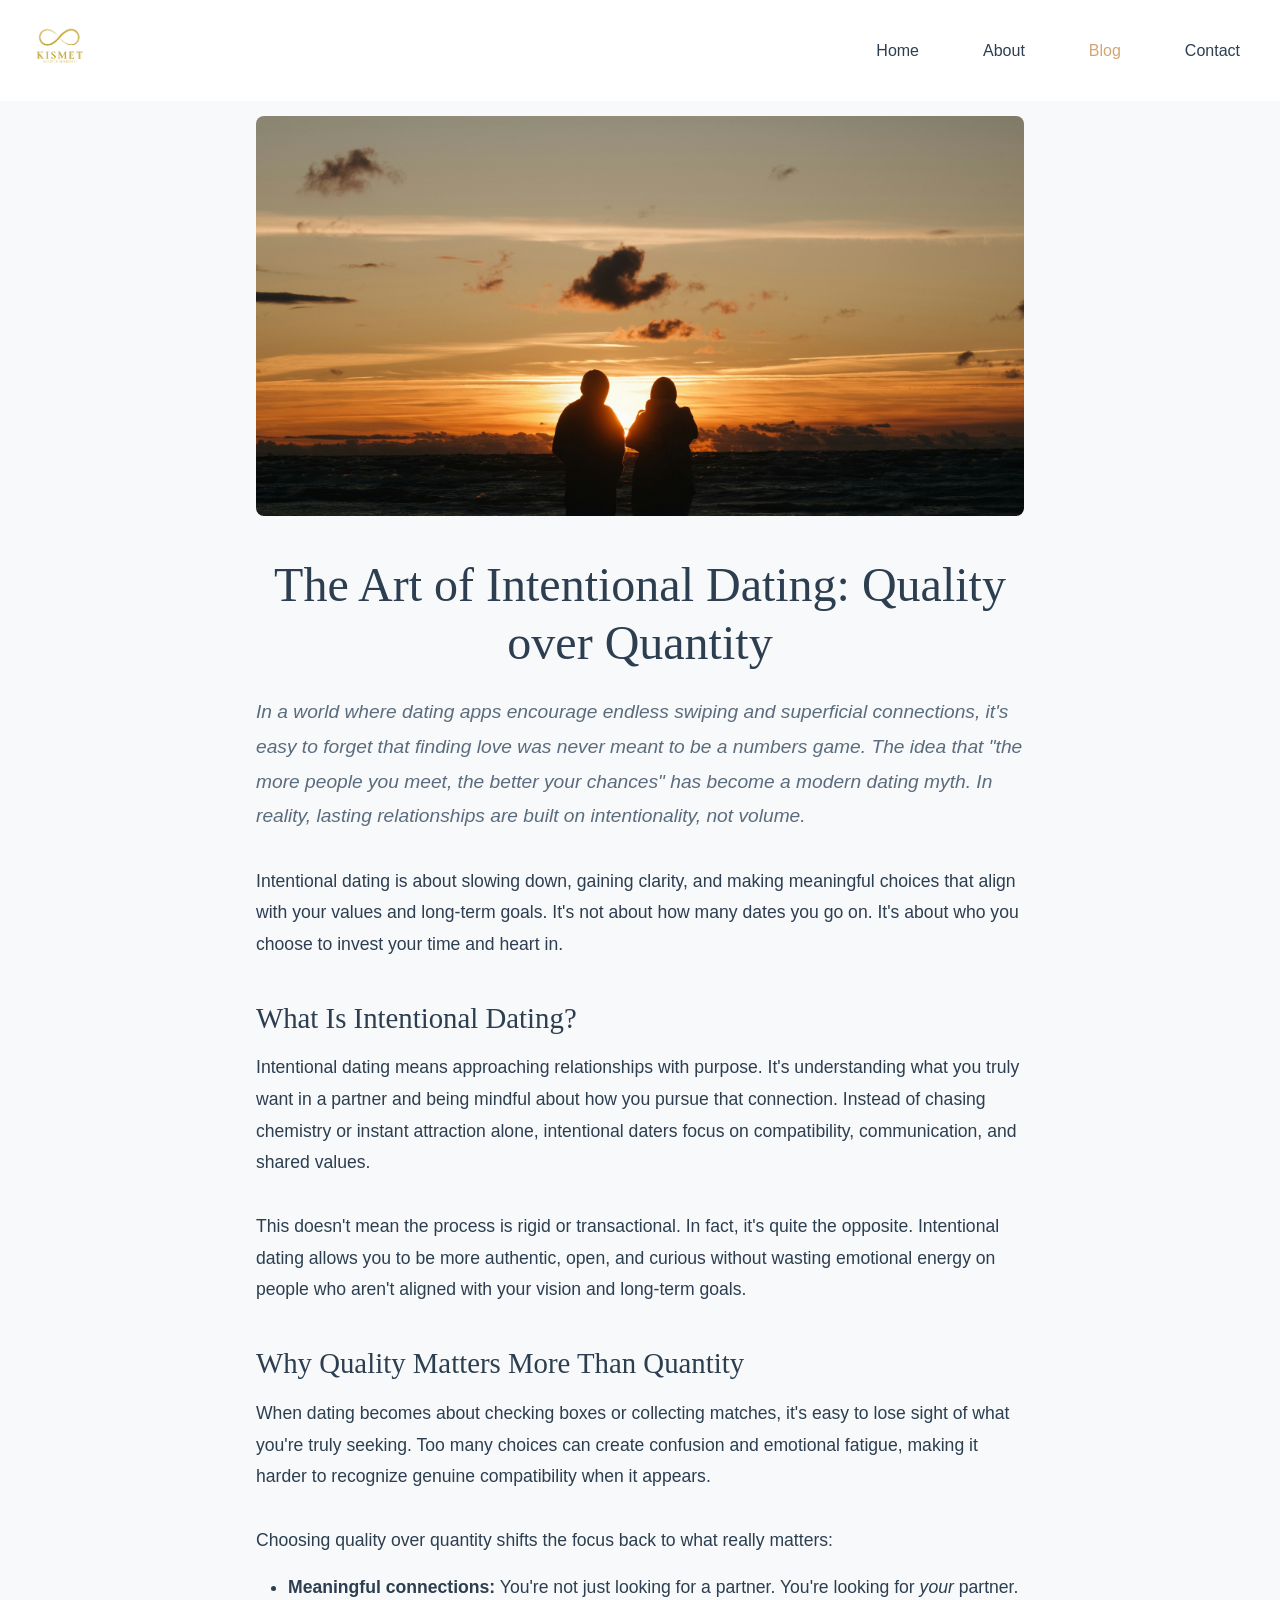
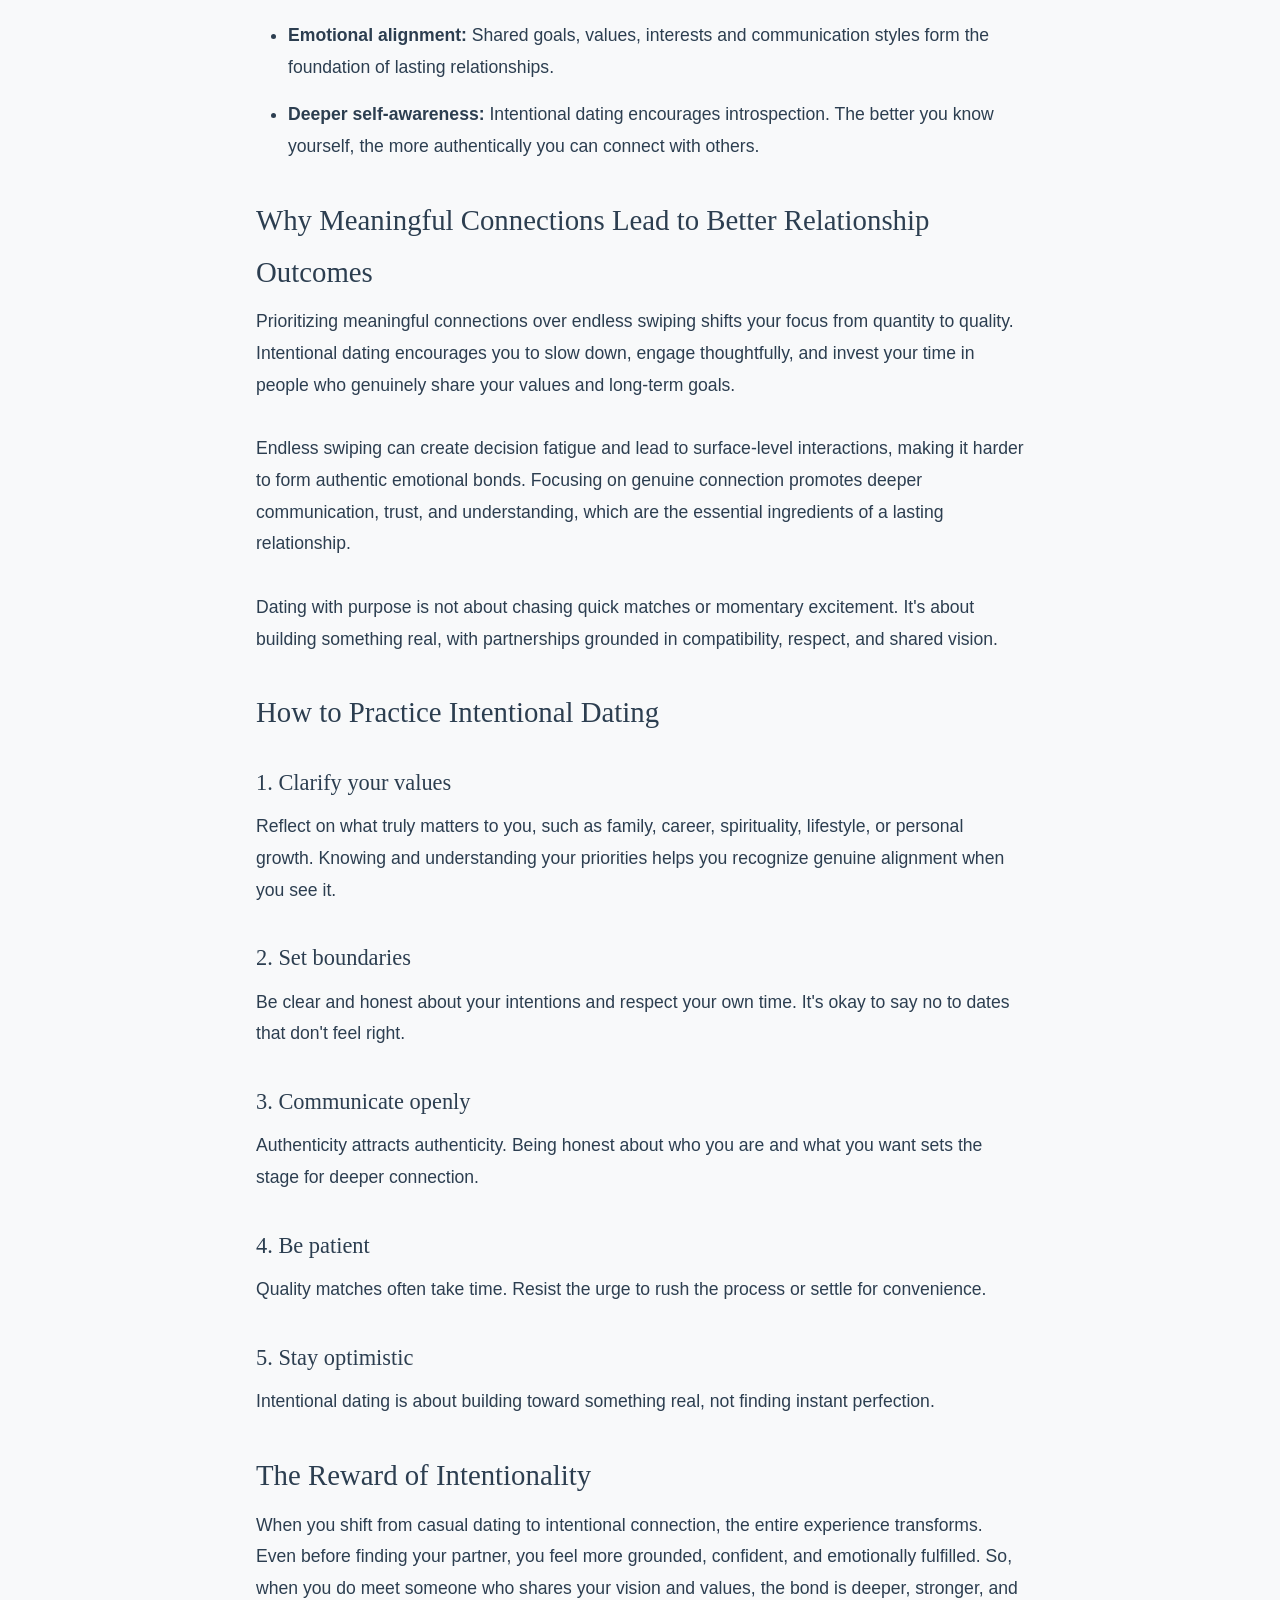
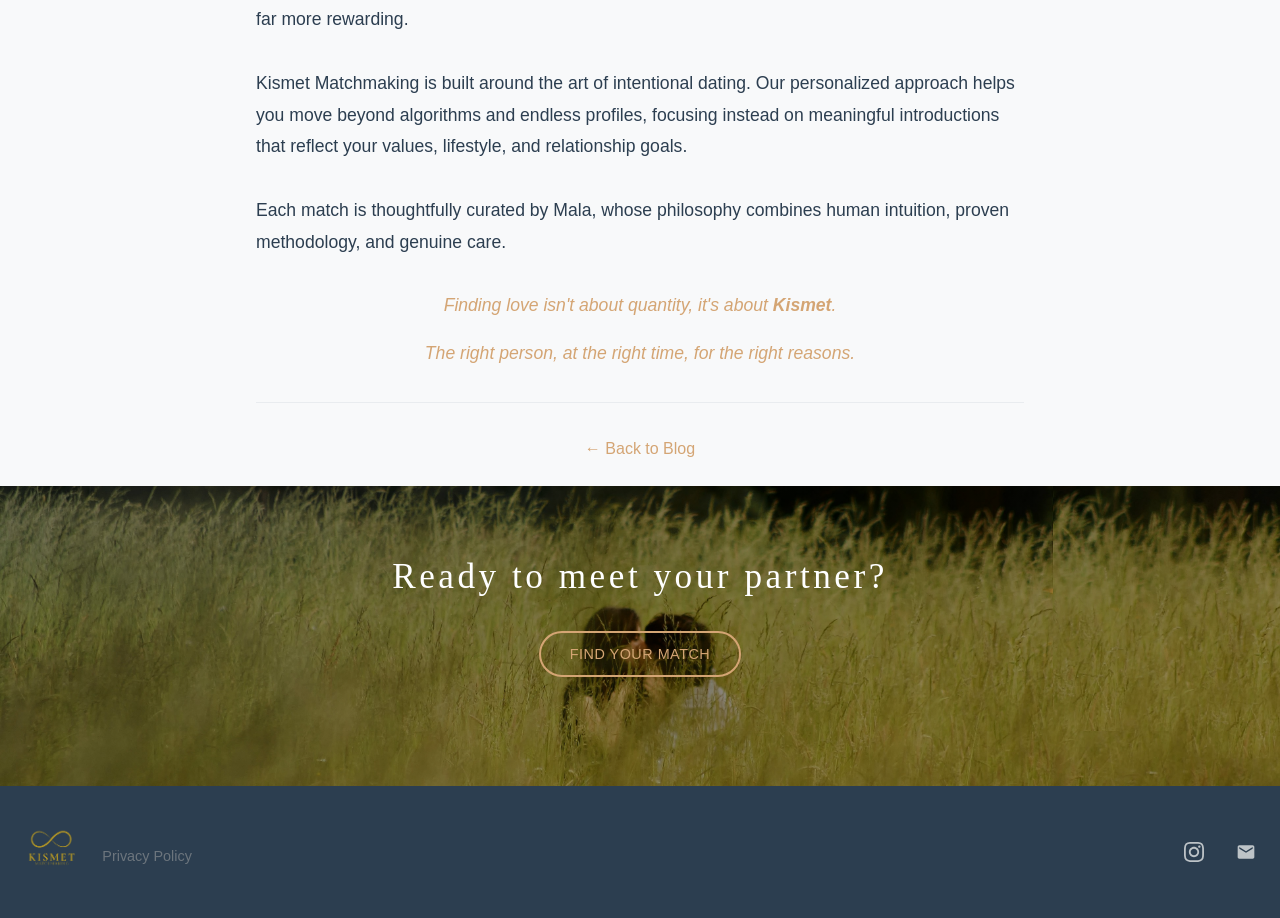
<file: blog-intentional-dating.html>
<!DOCTYPE html>
<html lang="en">
<head>
    <meta charset="UTF-8">
    <meta name="viewport" content="width=device-width, initial-scale=1.0">
    <title>The Art of Intentional Dating: Quality over Quantity | Kismet Blog</title>
    <link rel="stylesheet" href="styles.css?v=20250805-162800">
    <meta name="description" content="Learn why intentional dating focused on quality over quantity leads to better relationships. Move beyond endless swiping to meaningful connections.">
    <meta name="keywords" content="intentional dating, quality over quantity, meaningful relationships, dating advice, authentic connection">
</head>
<body>
    <nav class="navigation">
        <div class="nav-container">
            <div class="logo">
                <a href="index.html">
                    <img src="logo.png" alt="Kismet Matchmaking Logo">
                </a>
            </div>
            <ul class="nav-menu">
                <li><a href="index.html">Home</a></li>
                <li><a href="about.html">About</a></li>
                <li><a href="blog.html" class="active">Blog</a></li>
                <li><a href="contact.html">Contact</a></li>
            </ul>
        </div>
    </nav>

    <main>
        <article class="blog-article">
            <div class="container" style="max-width: 800px; margin: 0 auto; padding: 1.5rem 1rem;">
                <header class="article-header" style="text-align: center; margin-bottom: 1.5rem;">
                    <img src="olegs-jonins-ddpm1WzC7h0-unsplash.jpg" alt="Intentional Dating" style="width: 100%; height: 400px; object-fit: cover; border-radius: 8px; margin-bottom: 2rem;">
                    <h1 style="font-family: 'Playfair Display', serif; font-size: 3rem; font-weight: 400; color: #2c3e50; margin-bottom: 1rem; line-height: 1.2;">The Art of Intentional Dating: Quality over Quantity</h1>
                </header>

                <div class="article-content" style="font-size: 1.1rem; line-height: 1.8; color: #2c3e50;">
                    <p style="margin-bottom: 2rem; font-size: 1.2rem; font-style: italic; color: #5a6c7d; font-weight: 400;">In a world where dating apps encourage endless swiping and superficial connections, it's easy to forget that finding love was never meant to be a numbers game. The idea that "the more people you meet, the better your chances" has become a modern dating myth. In reality, lasting relationships are built on intentionality, not volume.</p>

                    <p style="margin-bottom: 2rem;">Intentional dating is about slowing down, gaining clarity, and making meaningful choices that align with your values and long-term goals. It's not about how many dates you go on. It's about who you choose to invest your time and heart in.</p>

                    <h2 style="font-family: 'Playfair Display', serif; font-size: 1.8rem; font-weight: 500; color: #2c3e50; margin: 1rem 0 0.5rem 0;">What Is Intentional Dating?</h2>
                    <p style="margin-bottom: 2rem;">Intentional dating means approaching relationships with purpose. It's understanding what you truly want in a partner and being mindful about how you pursue that connection. Instead of chasing chemistry or instant attraction alone, intentional daters focus on compatibility, communication, and shared values.</p>
                    <p style="margin-bottom: 2rem;">This doesn't mean the process is rigid or transactional. In fact, it's quite the opposite. Intentional dating allows you to be more authentic, open, and curious without wasting emotional energy on people who aren't aligned with your vision and long-term goals.</p>

                    <h2 style="font-family: 'Playfair Display', serif; font-size: 1.8rem; font-weight: 500; color: #2c3e50; margin: 1rem 0 0.5rem 0;">Why Quality Matters More Than Quantity</h2>
                    <p style="margin-bottom: 2rem;">When dating becomes about checking boxes or collecting matches, it's easy to lose sight of what you're truly seeking. Too many choices can create confusion and emotional fatigue, making it harder to recognize genuine compatibility when it appears.</p>
                    <p style="margin-bottom: 1rem;">Choosing quality over quantity shifts the focus back to what really matters:</p>
                    <ul style="margin-bottom: 2rem; padding-left: 2rem;">
                        <li style="margin-bottom: 1rem;"><strong>Meaningful connections:</strong> You're not just looking for a partner. You're looking for <em>your</em> partner.</li>
                        <li style="margin-bottom: 1rem;"><strong>Emotional alignment:</strong> Shared goals, values, interests and communication styles form the foundation of lasting relationships.</li>
                        <li style="margin-bottom: 1rem;"><strong>Deeper self-awareness:</strong> Intentional dating encourages introspection. The better you know yourself, the more authentically you can connect with others.</li>
                    </ul>

                    <h2 style="font-family: 'Playfair Display', serif; font-size: 1.8rem; font-weight: 500; color: #2c3e50; margin: 1rem 0 0.5rem 0;">Why Meaningful Connections Lead to Better Relationship Outcomes</h2>
                    <p style="margin-bottom: 2rem;">Prioritizing meaningful connections over endless swiping shifts your focus from quantity to quality. Intentional dating encourages you to slow down, engage thoughtfully, and invest your time in people who genuinely share your values and long-term goals.</p>
                    <p style="margin-bottom: 2rem;">Endless swiping can create decision fatigue and lead to surface-level interactions, making it harder to form authentic emotional bonds. Focusing on genuine connection promotes deeper communication, trust, and understanding, which are the essential ingredients of a lasting relationship.</p>
                    <p style="margin-bottom: 2rem;">Dating with purpose is not about chasing quick matches or momentary excitement. It's about building something real, with partnerships grounded in compatibility, respect, and shared vision.</p>

                    <h2 style="font-family: 'Playfair Display', serif; font-size: 1.8rem; font-weight: 500; color: #2c3e50; margin: 1rem 0 0.5rem 0;">How to Practice Intentional Dating</h2>
                    
                    <h3 style="font-family: 'Playfair Display', serif; font-size: 1.4rem; font-weight: 500; color: #2c3e50; margin: 1.5rem 0 0.5rem 0;">1. Clarify your values</h3>
                    <p style="margin-bottom: 2rem;">Reflect on what truly matters to you, such as family, career, spirituality, lifestyle, or personal growth. Knowing and understanding your priorities helps you recognize genuine alignment when you see it.</p>

                    <h3 style="font-family: 'Playfair Display', serif; font-size: 1.4rem; font-weight: 500; color: #2c3e50; margin: 1.5rem 0 0.5rem 0;">2. Set boundaries</h3>
                    <p style="margin-bottom: 2rem;">Be clear and honest about your intentions and respect your own time. It's okay to say no to dates that don't feel right.</p>

                    <h3 style="font-family: 'Playfair Display', serif; font-size: 1.4rem; font-weight: 500; color: #2c3e50; margin: 1.5rem 0 0.5rem 0;">3. Communicate openly</h3>
                    <p style="margin-bottom: 2rem;">Authenticity attracts authenticity. Being honest about who you are and what you want sets the stage for deeper connection.</p>

                    <h3 style="font-family: 'Playfair Display', serif; font-size: 1.4rem; font-weight: 500; color: #2c3e50; margin: 1.5rem 0 0.5rem 0;">4. Be patient</h3>
                    <p style="margin-bottom: 2rem;">Quality matches often take time. Resist the urge to rush the process or settle for convenience.</p>

                    <h3 style="font-family: 'Playfair Display', serif; font-size: 1.4rem; font-weight: 500; color: #2c3e50; margin: 1.5rem 0 0.5rem 0;">5. Stay optimistic</h3>
                    <p style="margin-bottom: 2rem;">Intentional dating is about building toward something real, not finding instant perfection.</p>

                    <h2 style="font-family: 'Playfair Display', serif; font-size: 1.8rem; font-weight: 500; color: #2c3e50; margin: 1rem 0 0.5rem 0;">The Reward of Intentionality</h2>
                    <p style="margin-bottom: 2rem;">When you shift from casual dating to intentional connection, the entire experience transforms. Even before finding your partner, you feel more grounded, confident, and emotionally fulfilled. So, when you do meet someone who shares your vision and values, the bond is deeper, stronger, and far more rewarding.</p>
                    
                    <p style="margin-bottom: 2rem;">Kismet Matchmaking is built around the art of intentional dating. Our personalized approach helps you move beyond algorithms and endless profiles, focusing instead on meaningful introductions that reflect your values, lifestyle, and relationship goals.</p>
                    
                    <p style="margin-bottom: 2rem;">Each match is thoughtfully curated by Mala, whose philosophy combines human intuition, proven methodology, and genuine care.</p>
                    
                    <p style="margin-bottom: 1rem; font-style: italic; color: #d4a574; text-align: center; font-size: 1.1rem; font-weight: 400;">Finding love isn't about quantity, it's about <strong>Kismet</strong>.</p>
                    <p style="margin-bottom: 2rem; font-style: italic; color: #d4a574; text-align: center; font-size: 1.1rem; font-weight: 400;">The right person, at the right time, for the right reasons.</p>
                </div>

                <div class="article-footer" style="text-align: center; margin-top: 2rem; padding-top: 2rem; border-top: 1px solid #e9ecef;">
                    <a href="blog.html" style="color: #d4a574; text-decoration: none; font-weight: 500;">← Back to Blog</a>
                </div>
            </div>
        </article>

        <section class="cta-section">
            <div class="container">
                <div class="cta-content">
                    <h2>Ready to meet your partner?</h2>
                    <button class="cta-button small">Find Your Match</button>
                </div>
            </div>
        </section>
    </main>

    <footer class="footer">
        <div class="container">
            <div class="footer-content-new">
                <div class="footer-left">
                    <div class="footer-logo">
                        <img src="logo.png" alt="Kismet Matchmaking Logo">
                    </div>
                    <a href="privacy.html" style="font-size: 0.9rem; color: #6c757d; text-decoration: none; margin-top: 0.5rem; margin-left: 1rem; display: block;">Privacy Policy</a>
                </div>
                <div class="footer-right">
                    <div class="social-links">
                        <a href="https://instagram.com/kismetmatchmaking" target="_blank" class="social-link">
                            <svg width="24" height="24" viewBox="0 0 24 24" fill="currentColor">
                                <path d="M12 2.163c3.204 0 3.584.012 4.85.07 3.252.148 4.771 1.691 4.919 4.919.058 1.265.069 1.645.069 4.849 0 3.205-.012 3.584-.069 4.849-.149 3.225-1.664 4.771-4.919 4.919-1.266.058-1.644.07-4.85.07-3.204 0-3.584-.012-4.849-.07-3.26-.149-4.771-1.699-4.919-4.92-.058-1.265-.07-1.644-.07-4.849 0-3.204.013-3.583.07-4.849.149-3.227 1.664-4.771 4.919-4.919 1.266-.057 1.645-.069 4.849-.069zm0-2.163c-3.259 0-3.667.014-4.947.072-4.358.2-6.78 2.618-6.98 6.98-.059 1.281-.073 1.689-.073 4.948 0 3.259.014 3.668.072 4.948.2 4.358 2.618 6.78 6.98 6.98 1.281.058 1.689.072 4.948.072 3.259 0 3.668-.014 4.948-.072 4.354-.2 6.782-2.618 6.979-6.98.059-1.28.073-1.689.073-4.948 0-3.259-.014-3.667-.072-4.947-.196-4.354-2.617-6.78-6.979-6.98-1.281-.059-1.69-.073-4.949-.073zm0 5.838c-3.403 0-6.162 2.759-6.162 6.162s2.759 6.163 6.162 6.163 6.162-2.759 6.162-6.163c0-3.403-2.759-6.162-6.162-6.162zm0 10.162c-2.209 0-4-1.79-4-4 0-2.209 1.791-4 4-4s4 1.791 4 4c0 2.21-1.791 4-4 4zm6.406-11.845c-.796 0-1.441.645-1.441 1.44s.645 1.44 1.441 1.44c.795 0 1.439-.645 1.439-1.44s-.644-1.44-1.439-1.44z"/>
                            </svg>
                        </a>
                        <a href="mailto:kismetloveus@gmail.com" class="social-link">
                            <svg width="24" height="24" viewBox="0 0 24 24" fill="currentColor">
                                <path d="M20 4H4c-1.1 0-1.99.9-1.99 2L2 18c0 1.1.9 2 2 2h16c1.1 0 2-.9 2-2V6c0-1.1-.9-2-2-2zm0 4l-8 5-8-5V6l8 5 8-5v2z"/>
                            </svg>
                        </a>
                    </div>
                </div>
            </div>
        </div>
    </footer>
</body>
<!-- Google tag (gtag.js) -->
<script async src="https://www.googletagmanager.com/gtag/js?id=G-7FLMFN58JR"></script>
<script>
  window.dataLayer = window.dataLayer || [];
  function gtag(){dataLayer.push(arguments);}
  gtag('js', new Date());

  gtag('config', 'G-7FLMFN58JR');
</script>
</html>
</file>
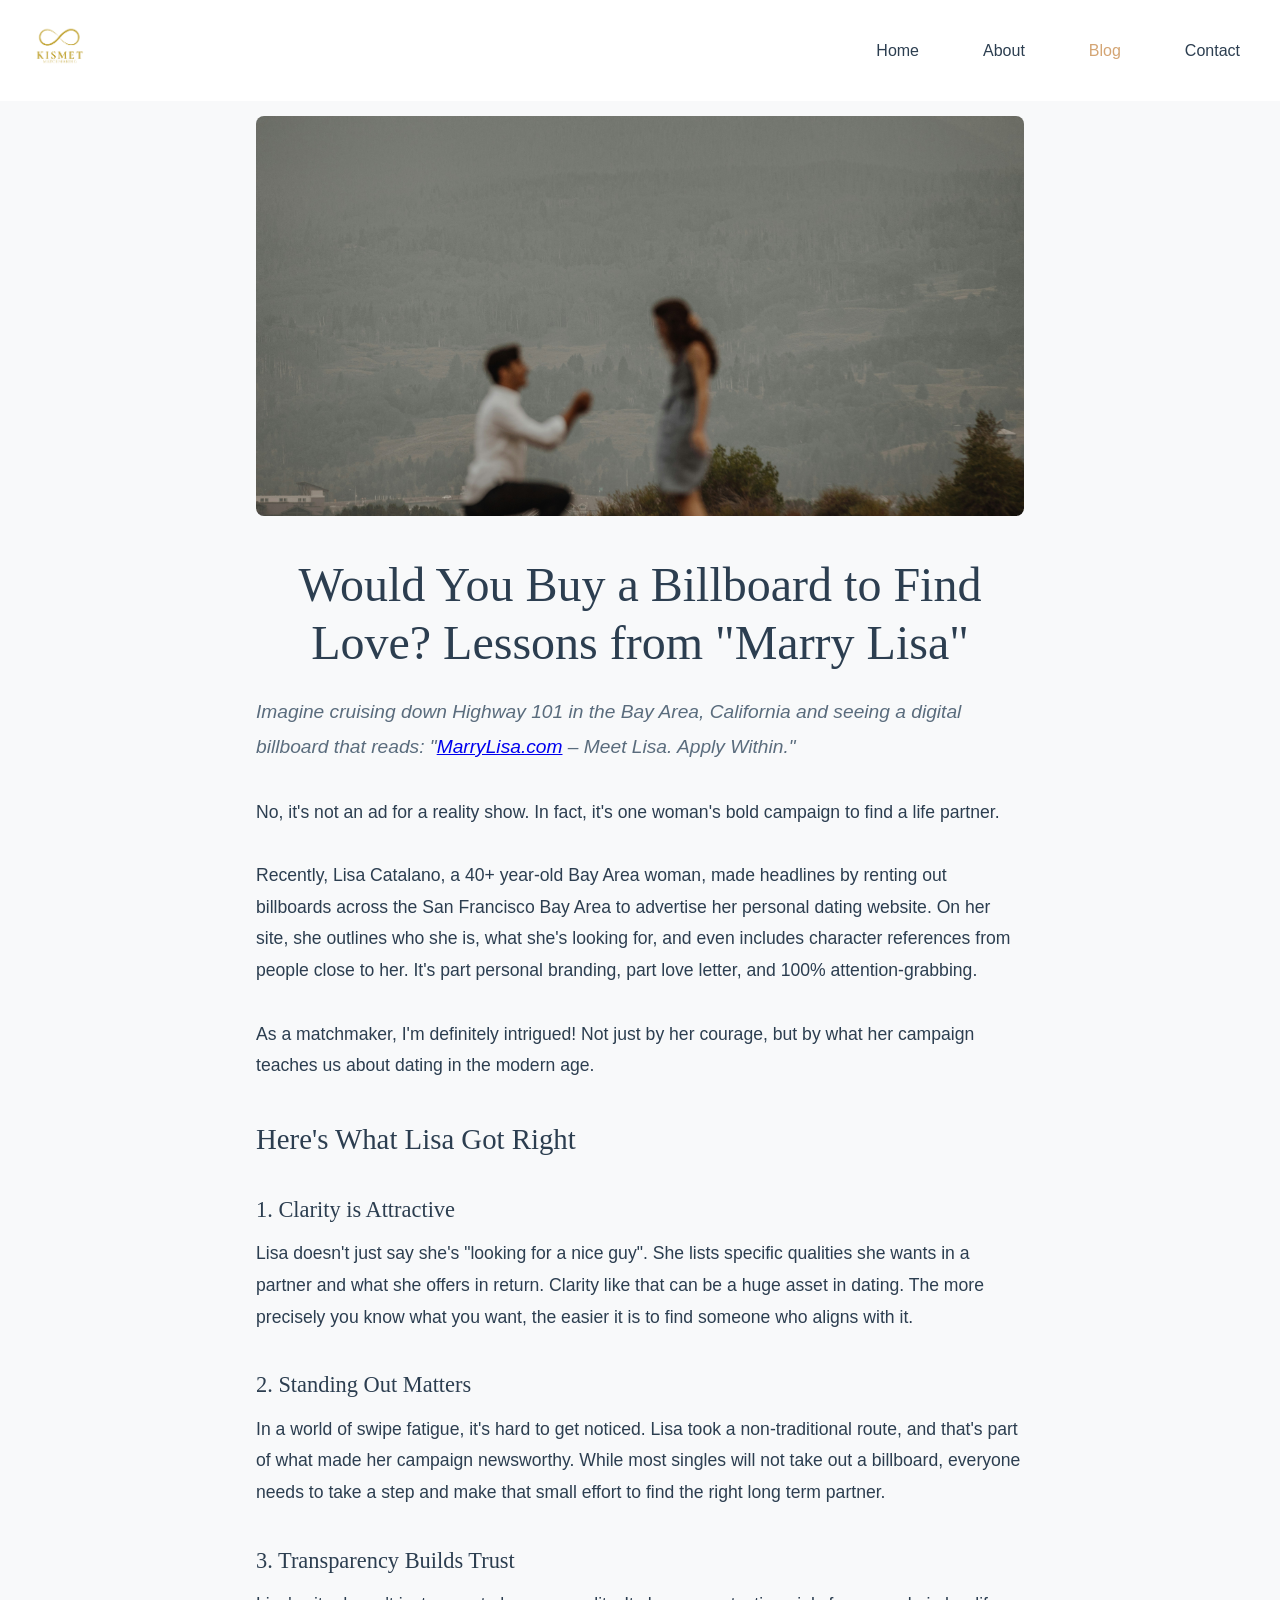
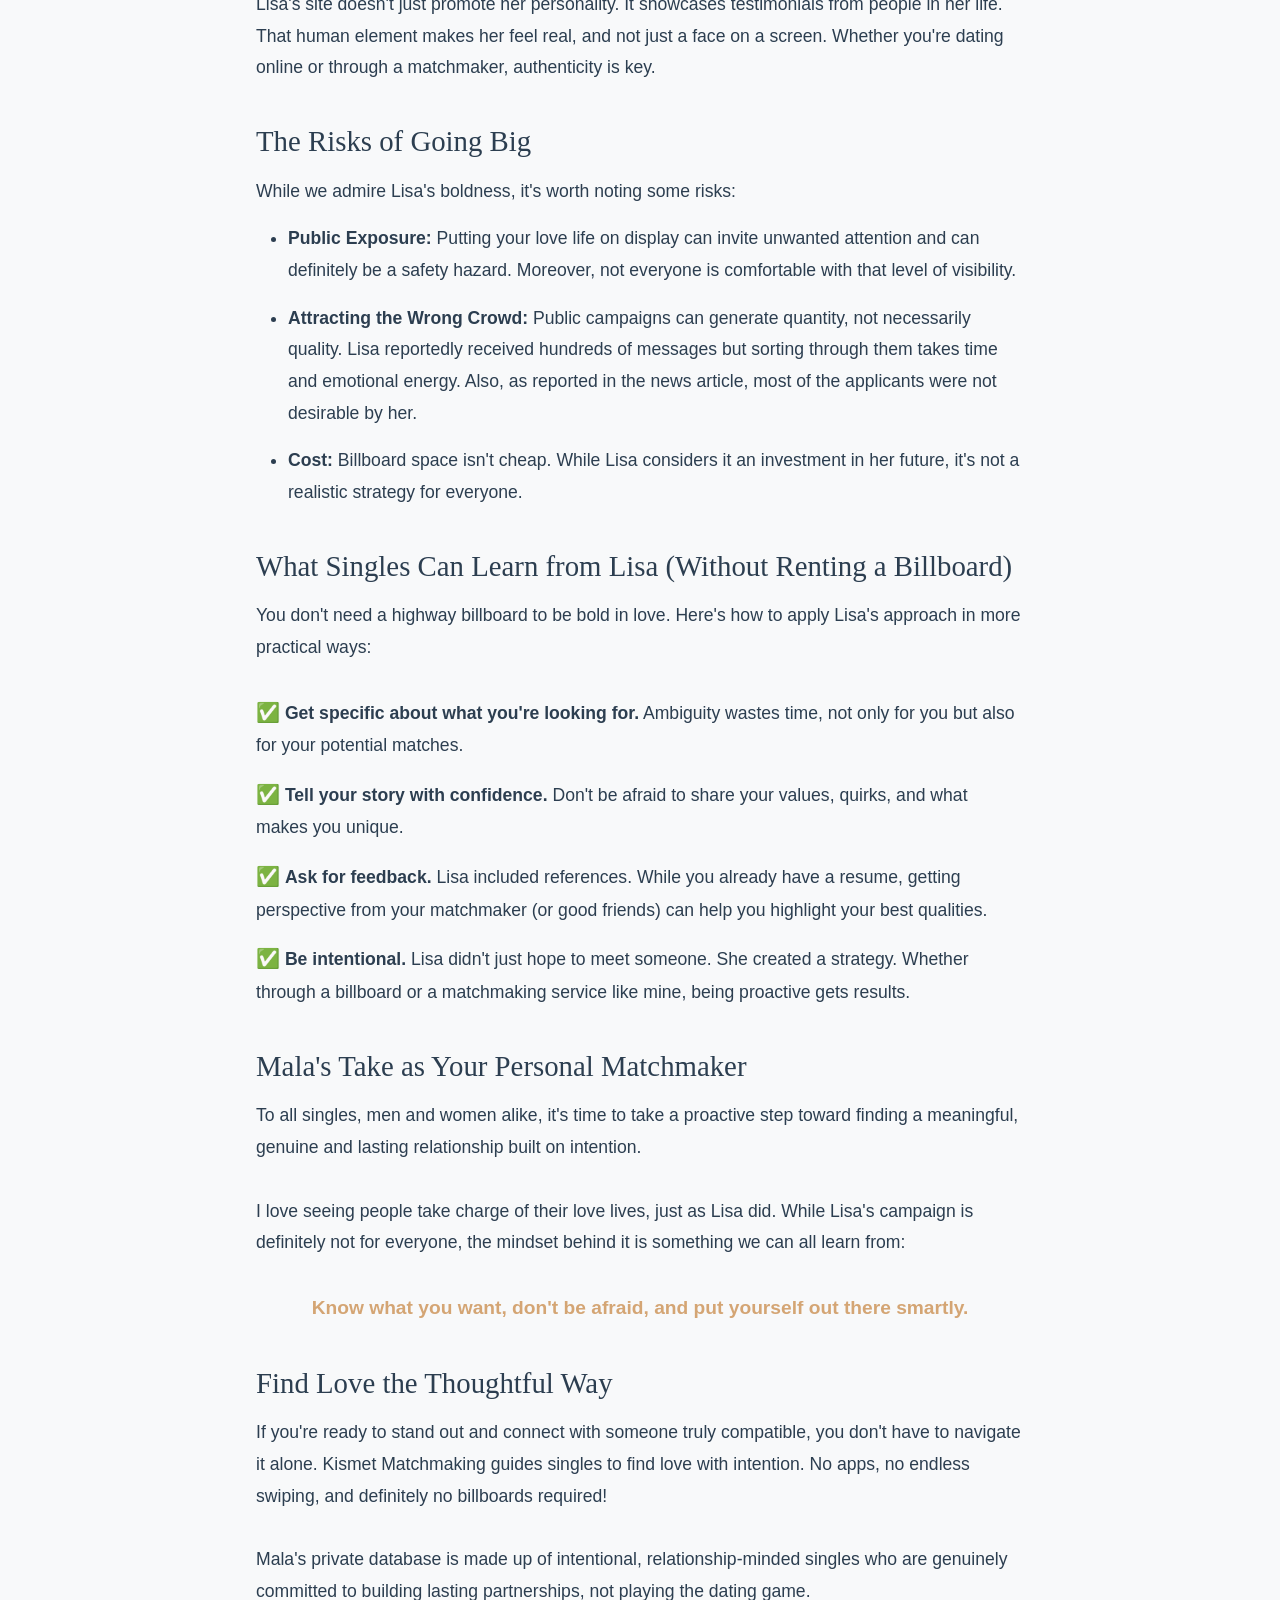
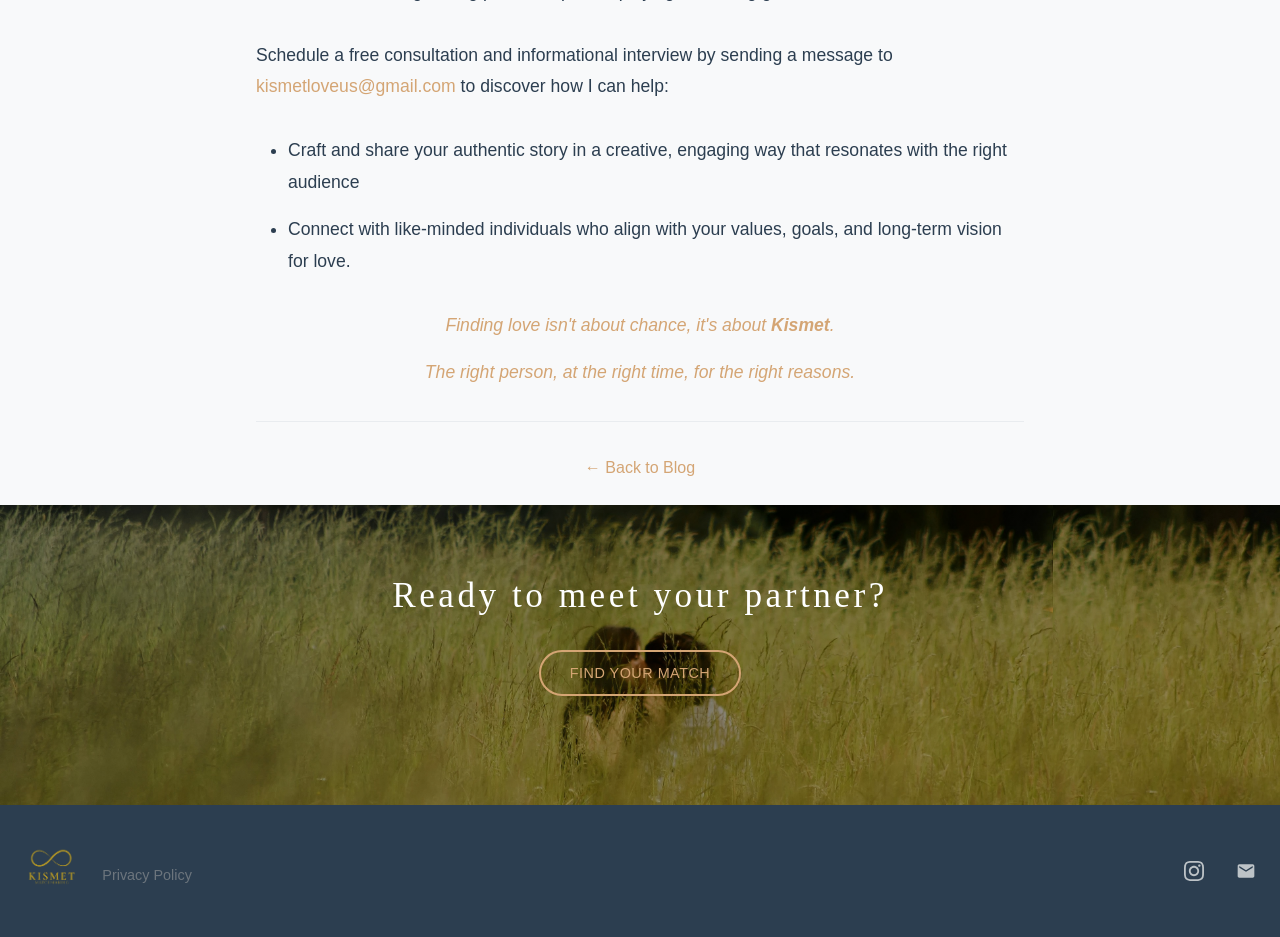
<file: blog-marry-lisa.html>
<!DOCTYPE html>
<html lang="en">
<head>
    <meta charset="UTF-8">
    <meta name="viewport" content="width=device-width, initial-scale=1.0">
    <title>Would You Buy a Billboard to Find Love? Lessons from "Marry Lisa" | Kismet Blog</title>
    <link rel="stylesheet" href="styles.css?v=20250805-162800">
    <meta name="description" content="Learn from Lisa Catalano's bold billboard campaign to find love. Discover practical dating strategies without needing a highway billboard.">
    <meta name="keywords" content="creative dating, billboard dating campaign, intentional dating, standing out dating, dating strategy, marry lisa">
</head>
<body>
    <nav class="navigation">
        <div class="nav-container">
            <div class="logo">
                <a href="index.html">
                    <img src="logo.png" alt="Kismet Matchmaking Logo">
                </a>
            </div>
            <ul class="nav-menu">
                <li><a href="index.html">Home</a></li>
                <li><a href="about.html">About</a></li>
                <li><a href="blog.html" class="active">Blog</a></li>
                <li><a href="contact.html">Contact</a></li>
            </ul>
        </div>
    </nav>

    <main>
        <article class="blog-article">
            <div class="container" style="max-width: 800px; margin: 0 auto; padding: 1.5rem 1rem;">
                <header class="article-header" style="text-align: center; margin-bottom: 1.5rem;">
                    <img src="taylor-brandon-92_i6iJs_T4-unsplash.jpg" alt="Billboard Campaign for Love" style="width: 100%; height: 400px; object-fit: cover; object-position: center 70%; border-radius: 8px; margin-bottom: 2rem;">
                    <h1 style="font-family: 'Playfair Display', serif; font-size: 3rem; font-weight: 400; color: #2c3e50; margin-bottom: 1rem; line-height: 1.2;">Would You Buy a Billboard to Find Love? Lessons from "Marry Lisa"</h1>
                </header>

                <div class="article-content" style="font-size: 1.1rem; line-height: 1.8; color: #2c3e50;">
                    <p style="margin-bottom: 2rem; font-size: 1.2rem; font-style: italic; color: #5a6c7d; font-weight: 400;">Imagine cruising down Highway 101 in the Bay Area, California and seeing a digital billboard that reads: "<a href="https://marrylisa.com">MarryLisa.com</a> – Meet Lisa. Apply Within."</p>

                    <p style="margin-bottom: 2rem;">No, it's not an ad for a reality show. In fact, it's one woman's bold campaign to find a life partner.</p>
                    
                    <p style="margin-bottom: 2rem;">Recently, Lisa Catalano, a 40+ year-old Bay Area woman, made headlines by renting out billboards across the San Francisco Bay Area to advertise her personal dating website. On her site, she outlines who she is, what she's looking for, and even includes character references from people close to her. It's part personal branding, part love letter, and 100% attention-grabbing.</p>
                    
                    <p style="margin-bottom: 2rem;">As a matchmaker, I'm definitely intrigued! Not just by her courage, but by what her campaign teaches us about dating in the modern age.</p>

                    <h2 style="font-family: 'Playfair Display', serif; font-size: 1.8rem; font-weight: 500; color: #2c3e50; margin: 1rem 0 0.5rem 0;">Here's What Lisa Got Right</h2>
                    
                    <h3 style="font-family: 'Playfair Display', serif; font-size: 1.4rem; font-weight: 500; color: #2c3e50; margin: 1.5rem 0 0.5rem 0;">1. Clarity is Attractive</h3>
                    <p style="margin-bottom: 2rem;">Lisa doesn't just say she's "looking for a nice guy". She lists specific qualities she wants in a partner and what she offers in return. Clarity like that can be a huge asset in dating. The more precisely you know what you want, the easier it is to find someone who aligns with it.</p>

                    <h3 style="font-family: 'Playfair Display', serif; font-size: 1.4rem; font-weight: 500; color: #2c3e50; margin: 1.5rem 0 0.5rem 0;">2. Standing Out Matters</h3>
                    <p style="margin-bottom: 2rem;">In a world of swipe fatigue, it's hard to get noticed. Lisa took a non-traditional route, and that's part of what made her campaign newsworthy. While most singles will not take out a billboard, everyone needs to take a step and make that small effort to find the right long term partner.</p>

                    <h3 style="font-family: 'Playfair Display', serif; font-size: 1.4rem; font-weight: 500; color: #2c3e50; margin: 1.5rem 0 0.5rem 0;">3. Transparency Builds Trust</h3>
                    <p style="margin-bottom: 2rem;">Lisa's site doesn't just promote her personality. It showcases testimonials from people in her life. That human element makes her feel real, and not just a face on a screen. Whether you're dating online or through a matchmaker, authenticity is key.</p>

                    <h2 style="font-family: 'Playfair Display', serif; font-size: 1.8rem; font-weight: 500; color: #2c3e50; margin: 1rem 0 0.5rem 0;">The Risks of Going Big</h2>
                    <p style="margin-bottom: 1rem;">While we admire Lisa's boldness, it's worth noting some risks:</p>
                    <ul style="margin-bottom: 2rem; padding-left: 2rem;">
                        <li style="margin-bottom: 1rem;"><strong>Public Exposure:</strong> Putting your love life on display can invite unwanted attention and can definitely be a safety hazard. Moreover, not everyone is comfortable with that level of visibility.</li>
                        <li style="margin-bottom: 1rem;"><strong>Attracting the Wrong Crowd:</strong> Public campaigns can generate quantity, not necessarily quality. Lisa reportedly received hundreds of messages but sorting through them takes time and emotional energy. Also, as reported in the news article, most of the applicants were not desirable by her.</li>
                        <li style="margin-bottom: 1rem;"><strong>Cost:</strong> Billboard space isn't cheap. While Lisa considers it an investment in her future, it's not a realistic strategy for everyone.</li>
                    </ul>

                    <h2 style="font-family: 'Playfair Display', serif; font-size: 1.8rem; font-weight: 500; color: #2c3e50; margin: 1rem 0 0.5rem 0;">What Singles Can Learn from Lisa (Without Renting a Billboard)</h2>
                    <p style="margin-bottom: 2rem;">You don't need a highway billboard to be bold in love. Here's how to apply Lisa's approach in more practical ways:</p>
                    
                    <div style="margin-bottom: 2rem;">
                        <p style="margin-bottom: 1rem;"><span style="color: #27ae60; font-size: 1.2rem;">✅</span> <strong>Get specific about what you're looking for.</strong> Ambiguity wastes time, not only for you but also for your potential matches.</p>
                        <p style="margin-bottom: 1rem;"><span style="color: #27ae60; font-size: 1.2rem;">✅</span> <strong>Tell your story with confidence.</strong> Don't be afraid to share your values, quirks, and what makes you unique.</p>
                        <p style="margin-bottom: 1rem;"><span style="color: #27ae60; font-size: 1.2rem;">✅</span> <strong>Ask for feedback.</strong> Lisa included references. While you already have a resume, getting perspective from your matchmaker (or good friends) can help you highlight your best qualities.</p>
                        <p style="margin-bottom: 1rem;"><span style="color: #27ae60; font-size: 1.2rem;">✅</span> <strong>Be intentional.</strong> Lisa didn't just hope to meet someone. She created a strategy. Whether through a billboard or a matchmaking service like mine, being proactive gets results.</p>
                    </div>

                    <h2 style="font-family: 'Playfair Display', serif; font-size: 1.8rem; font-weight: 500; color: #2c3e50; margin: 1rem 0 0.5rem 0;">Mala's Take as Your Personal Matchmaker</h2>
                    <p style="margin-bottom: 2rem;">To all singles, men and women alike, it's time to take a proactive step toward finding a meaningful, genuine and lasting relationship built on intention.</p>
                    
                    <p style="margin-bottom: 2rem;">I love seeing people take charge of their love lives, just as Lisa did. While Lisa's campaign is definitely not for everyone, the mindset behind it is something we can all learn from:</p>
                    
                    <p style="margin-bottom: 2rem; text-align: center; font-weight: 600; color: #d4a574; font-size: 1.2rem;">Know what you want, don't be afraid, and put yourself out there smartly.</p>

                    <h2 style="font-family: 'Playfair Display', serif; font-size: 1.8rem; font-weight: 500; color: #2c3e50; margin: 1rem 0 0.5rem 0;">Find Love the Thoughtful Way</h2>
                    <p style="margin-bottom: 2rem;">If you're ready to stand out and connect with someone truly compatible, you don't have to navigate it alone. Kismet Matchmaking guides singles to find love with intention. No apps, no endless swiping, and definitely no billboards required!</p>
                    
                    <p style="margin-bottom: 2rem;">Mala's private database is made up of intentional, relationship-minded singles who are genuinely committed to building lasting partnerships, not playing the dating game.</p>
                    
                    <p style="margin-bottom: 2rem;">Schedule a free consultation and informational interview by sending a message to <a href="mailto:kismetloveus@gmail.com" style="color: #d4a574; text-decoration: none;">kismetloveus@gmail.com</a> to discover how I can help:</p>
                    
                    <ul style="margin-bottom: 2rem; padding-left: 2rem;">
                        <li style="margin-bottom: 1rem;">Craft and share your authentic story in a creative, engaging way that resonates with the right audience</li>
                        <li style="margin-bottom: 1rem;">Connect with like-minded individuals who align with your values, goals, and long-term vision for love.</li>
                    </ul>
                    
                    <p style="margin-bottom: 1rem; font-style: italic; color: #d4a574; text-align: center; font-size: 1.1rem; font-weight: 400;">Finding love isn't about chance, it's about <strong>Kismet</strong>.</p>
                    <p style="margin-bottom: 2rem; font-style: italic; color: #d4a574; text-align: center; font-size: 1.1rem; font-weight: 400;">The right person, at the right time, for the right reasons.</p>
                </div>

                <div class="article-footer" style="text-align: center; margin-top: 2rem; padding-top: 2rem; border-top: 1px solid #e9ecef;">
                    <a href="blog.html" style="color: #d4a574; text-decoration: none; font-weight: 500;">← Back to Blog</a>
                </div>
            </div>
        </article>

        <section class="cta-section">
            <div class="container">
                <div class="cta-content">
                    <h2>Ready to meet your partner?</h2>
                    <button class="cta-button small">Find Your Match</button>
                </div>
            </div>
        </section>
    </main>

    <footer class="footer">
        <div class="container">
            <div class="footer-content-new">
                <div class="footer-left">
                    <div class="footer-logo">
                        <img src="logo.png" alt="Kismet Matchmaking Logo">
                    </div>
                    <a href="privacy.html" style="font-size: 0.9rem; color: #6c757d; text-decoration: none; margin-top: 0.5rem; margin-left: 1rem; display: block;">Privacy Policy</a>
                </div>
                <div class="footer-right">
                    <div class="social-links">
                        <a href="https://instagram.com/kismetmatchmaking" target="_blank" class="social-link">
                            <svg width="24" height="24" viewBox="0 0 24 24" fill="currentColor">
                                <path d="M12 2.163c3.204 0 3.584.012 4.85.07 3.252.148 4.771 1.691 4.919 4.919.058 1.265.069 1.645.069 4.849 0 3.205-.012 3.584-.069 4.849-.149 3.225-1.664 4.771-4.919 4.919-1.266.058-1.644.07-4.85.07-3.204 0-3.584-.012-4.849-.07-3.26-.149-4.771-1.699-4.919-4.92-.058-1.265-.07-1.644-.07-4.849 0-3.204.013-3.583.07-4.849.149-3.227 1.664-4.771 4.919-4.919 1.266-.057 1.645-.069 4.849-.069zm0-2.163c-3.259 0-3.667.014-4.947.072-4.358.2-6.78 2.618-6.98 6.98-.059 1.281-.073 1.689-.073 4.948 0 3.259.014 3.668.072 4.948.2 4.358 2.618 6.78 6.98 6.98 1.281.058 1.689.072 4.948.072 3.259 0 3.668-.014 4.948-.072 4.354-.2 6.782-2.618 6.979-6.98.059-1.28.073-1.689.073-4.948 0-3.259-.014-3.667-.072-4.947-.196-4.354-2.617-6.78-6.979-6.98-1.281-.059-1.69-.073-4.949-.073zm0 5.838c-3.403 0-6.162 2.759-6.162 6.162s2.759 6.163 6.162 6.163 6.162-2.759 6.162-6.163c0-3.403-2.759-6.162-6.162-6.162zm0 10.162c-2.209 0-4-1.79-4-4 0-2.209 1.791-4 4-4s4 1.791 4 4c0 2.21-1.791 4-4 4zm6.406-11.845c-.796 0-1.441.645-1.441 1.44s.645 1.44 1.441 1.44c.795 0 1.439-.645 1.439-1.44s-.644-1.44-1.439-1.40z"/>
                            </svg>
                        </a>
                        <a href="mailto:kismetloveus@gmail.com" class="social-link">
                            <svg width="24" height="24" viewBox="0 0 24 24" fill="currentColor">
                                <path d="M20 4H4c-1.1 0-1.99.9-1.99 2L2 18c0 1.1.9 2 2 2h16c1.1 0 2-.9 2-2V6c0-1.1-.9-2-2-2zm0 4l-8 5-8-5V6l8 5 8-5v2z"/>
                            </svg>
                        </a>
                    </div>
                </div>
            </div>
        </div>
    </footer>
</body>
<!-- Google tag (gtag.js) -->
<script async src="https://www.googletagmanager.com/gtag/js?id=G-7FLMFN58JR"></script>
<script>
  window.dataLayer = window.dataLayer || [];
  function gtag(){dataLayer.push(arguments);}
  gtag('js', new Date());

  gtag('config', 'G-7FLMFN58JR');
</script>
</html>
</file>
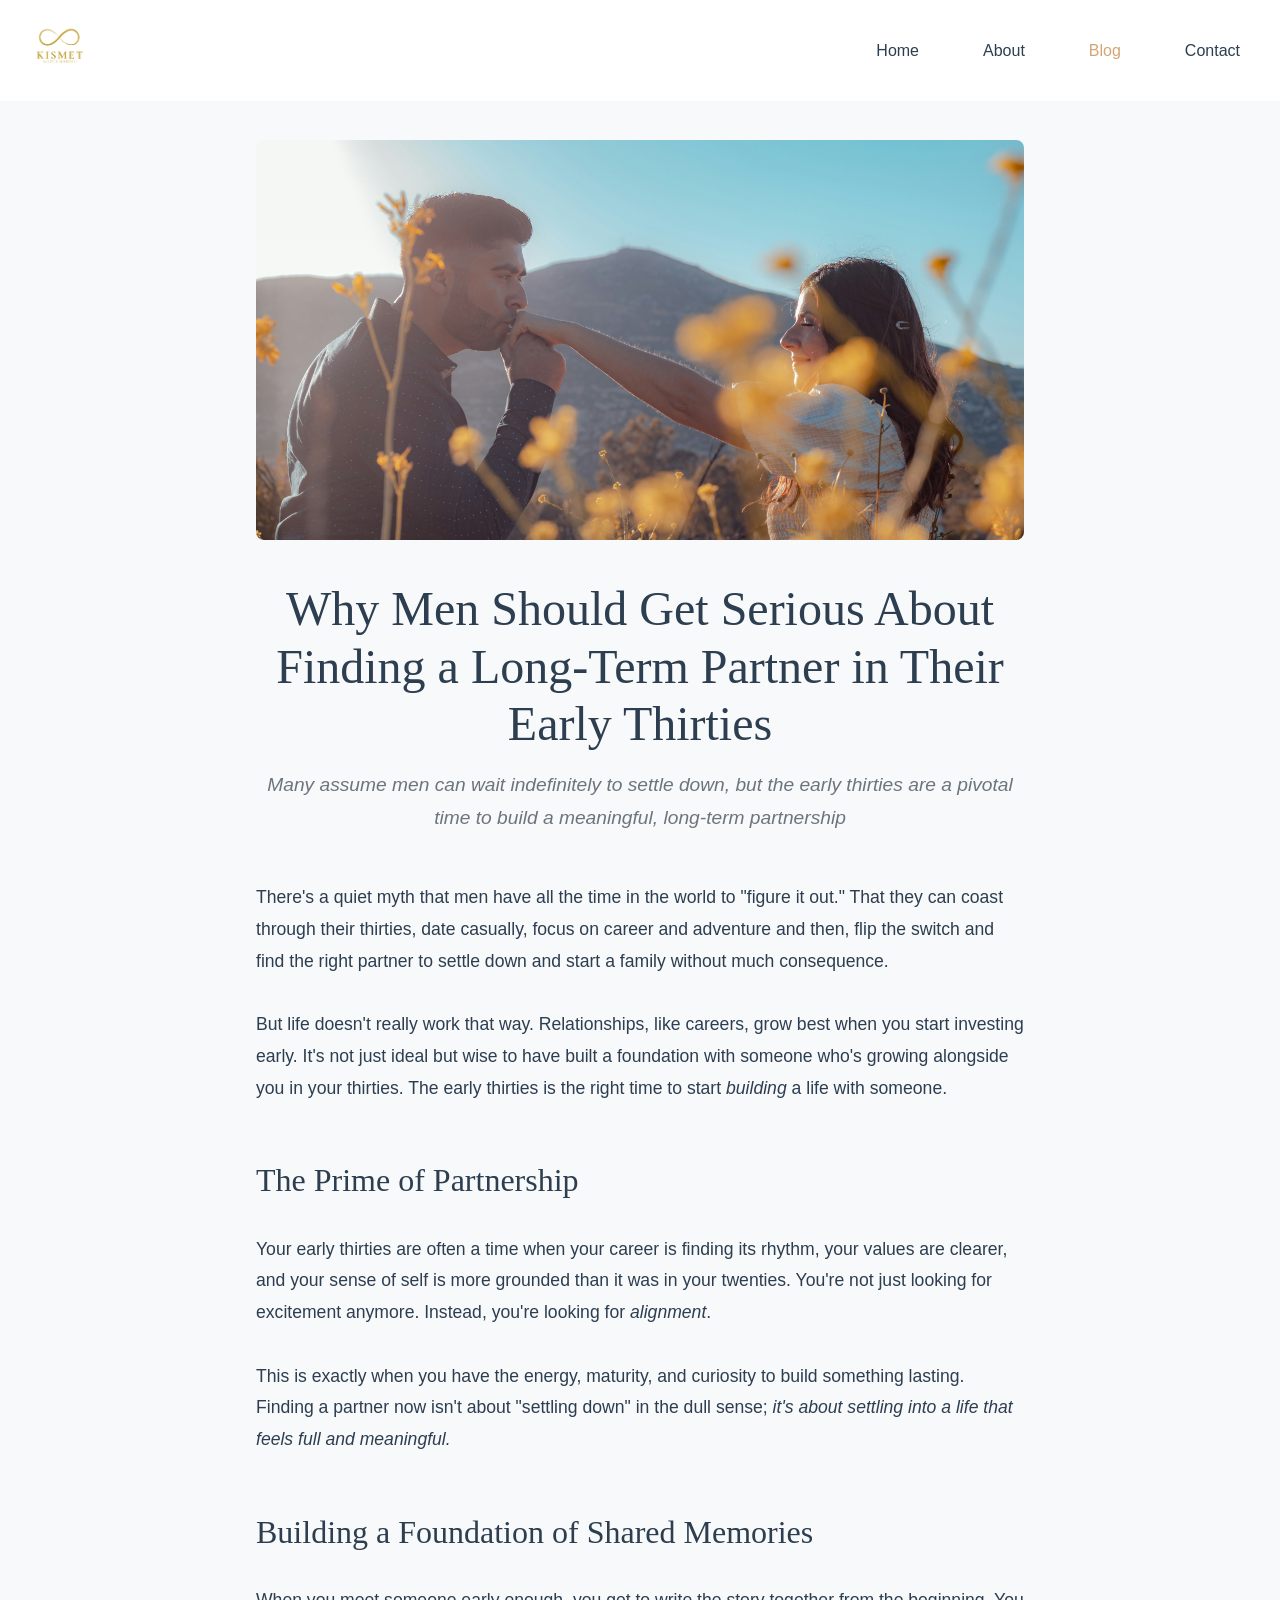
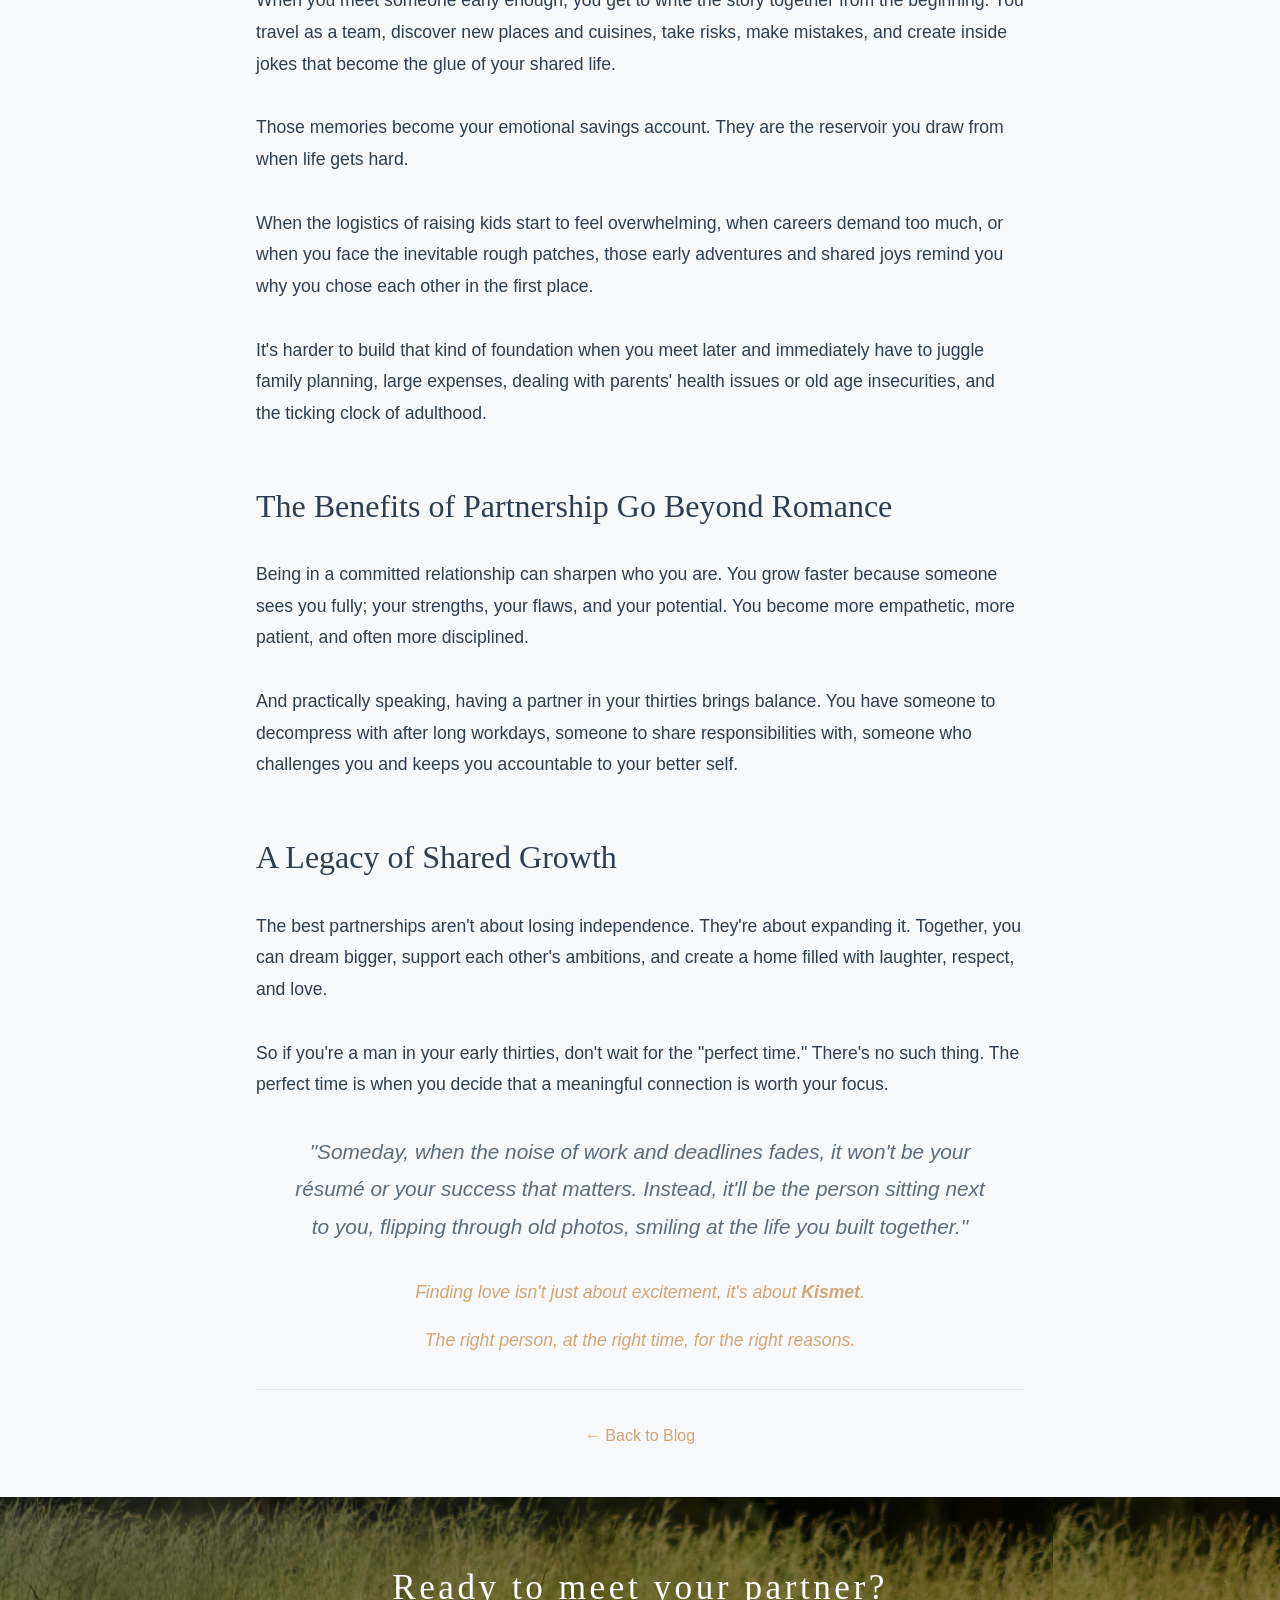
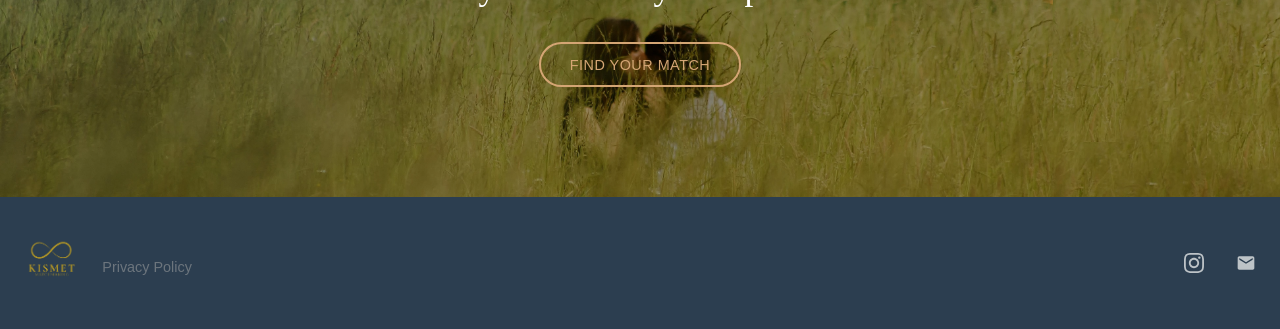
<file: blog-men-getting-serious.html>
<!DOCTYPE html>
<html lang="en">
<head>
    <meta charset="UTF-8">
    <meta name="viewport" content="width=device-width, initial-scale=1.0">
    <title>Why Men Should Get Serious About Finding a Long-Term Partner in Their Early Thirties | Kismet Blog</title>
    <link rel="stylesheet" href="styles.css?v=20250805-162800">
    <meta name="description" content="Many assume men can wait indefinitely to settle down, but the early thirties are a pivotal time to build a meaningful, long-term partnership.">
    <meta name="keywords" content="relationships, dating for men, early thirties, long-term partnership, finding love, marriage timing, serious relationships">
</head>
<body>
    <nav class="navigation">
        <div class="nav-container">
            <div class="logo">
                <a href="index.html">
                    <img src="logo.png" alt="Kismet Matchmaking Logo">
                </a>
            </div>
            <ul class="nav-menu">
                <li><a href="index.html">Home</a></li>
                <li><a href="about.html">About</a></li>
                <li><a href="blog.html" class="active">Blog</a></li>
                <li><a href="contact.html">Contact</a></li>
            </ul>
        </div>
    </nav>

    <main>
        <article class="blog-article">
            <div class="container" style="max-width: 800px; margin: 0 auto; padding: 3rem 1rem;">
                <header class="article-header" style="text-align: center; margin-bottom: 3rem;">
                    <img src="Romantic.jpg" alt="Why Men Should Get Serious About Finding a Long-Term Partner" style="width: 100%; height: 400px; object-fit: cover; border-radius: 8px; margin-bottom: 2rem;">
                    <h1 style="font-family: 'Playfair Display', serif; font-size: 3rem; font-weight: 400; color: #2c3e50; margin-bottom: 1rem; line-height: 1.2;">Why Men Should Get Serious About Finding a Long-Term Partner in Their Early Thirties</h1>
                    <p style="font-size: 1.2rem; color: #6c757d; font-style: italic;">Many assume men can wait indefinitely to settle down, but the early thirties are a pivotal time to build a meaningful, long-term partnership</p>
                </header>

                <div class="article-content" style="font-size: 1.1rem; line-height: 1.8; color: #2c3e50;">
                    <p style="margin-bottom: 2rem;">There's a quiet myth that men have all the time in the world to "figure it out." That they can coast through their thirties, date casually, focus on career and adventure and then, flip the switch and find the right partner to settle down and start a family without much consequence.</p>

                    <p style="margin-bottom: 2rem;">But life doesn't really work that way. Relationships, like careers, grow best when you start investing early. It's not just ideal but wise to have built a foundation with someone who's growing alongside you in your thirties. The early thirties is the right time to start <em>building</em> a life with someone.</p>

                    <h2 style="font-family: 'Playfair Display', serif; font-size: 2rem; font-weight: 400; color: #2c3e50; margin-top: 3rem; margin-bottom: 1.5rem;">The Prime of Partnership</h2>

                    <p style="margin-bottom: 2rem;">Your early thirties are often a time when your career is finding its rhythm, your values are clearer, and your sense of self is more grounded than it was in your twenties. You're not just looking for excitement anymore. Instead, you're looking for <em>alignment</em>.</p>

                    <p style="margin-bottom: 2rem;">This is exactly when you have the energy, maturity, and curiosity to build something lasting. Finding a partner now isn't about "settling down" in the dull sense; <em>it's about settling into a life that feels full and meaningful.</em></p>

                    <h2 style="font-family: 'Playfair Display', serif; font-size: 2rem; font-weight: 400; color: #2c3e50; margin-top: 3rem; margin-bottom: 1.5rem;">Building a Foundation of Shared Memories</h2>

                    <p style="margin-bottom: 2rem;">When you meet someone early enough, you get to write the story together from the beginning. You travel as a team, discover new places and cuisines, take risks, make mistakes, and create inside jokes that become the glue of your shared life.</p>

                    <p style="margin-bottom: 2rem;">Those memories become your emotional savings account. They are the reservoir you draw from when life gets hard.</p>

                    <p style="margin-bottom: 2rem;">When the logistics of raising kids start to feel overwhelming, when careers demand too much, or when you face the inevitable rough patches, those early adventures and shared joys remind you why you chose each other in the first place.</p>

                    <p style="margin-bottom: 2rem;">It's harder to build that kind of foundation when you meet later and immediately have to juggle family planning, large expenses, dealing with parents' health issues or old age insecurities, and the ticking clock of adulthood.</p>

                    <h2 style="font-family: 'Playfair Display', serif; font-size: 2rem; font-weight: 400; color: #2c3e50; margin-top: 3rem; margin-bottom: 1.5rem;">The Benefits of Partnership Go Beyond Romance</h2>

                    <p style="margin-bottom: 2rem;">Being in a committed relationship can sharpen who you are. You grow faster because someone sees you fully; your strengths, your flaws, and your potential. You become more empathetic, more patient, and often more disciplined.</p>

                    <p style="margin-bottom: 2rem;">And practically speaking, having a partner in your thirties brings balance. You have someone to decompress with after long workdays, someone to share responsibilities with, someone who challenges you and keeps you accountable to your better self.</p>

                    <h2 style="font-family: 'Playfair Display', serif; font-size: 2rem; font-weight: 400; color: #2c3e50; margin-top: 3rem; margin-bottom: 1.5rem;">A Legacy of Shared Growth</h2>

                    <p style="margin-bottom: 2rem;">The best partnerships aren't about losing independence. They're about expanding it. Together, you can dream bigger, support each other's ambitions, and create a home filled with laughter, respect, and love.</p>

                    <p style="margin-bottom: 2rem;">So if you're a man in your early thirties, don't wait for the "perfect time." There's no such thing. The perfect time is when you decide that a meaningful connection is worth your focus.</p>

                    <!-- Quote Block -->
                    <div style="margin: 2rem 0; padding: 0 2rem;">
                        <blockquote style="margin: 0; font-size: 1.3rem; line-height: 1.8; color: #5a6c7d; font-style: italic; text-align: center; font-weight: 400;">
                            "Someday, when the noise of work and deadlines fades, it won't be your résumé or your success that matters. Instead, it'll be the person sitting next to you, flipping through old photos, smiling at the life you built together."
                        </blockquote>
                    </div>

                    <p style="margin-bottom: 1rem; font-style: italic; color: #d4a574; text-align: center; font-size: 1.1rem; font-weight: 400;">Finding love isn't just about excitement, it's about <strong>Kismet</strong>.</p>
                    <p style="margin-bottom: 2rem; font-style: italic; color: #d4a574; text-align: center; font-size: 1.1rem; font-weight: 400;">The right person, at the right time, for the right reasons.</p>
                </div>

                <div class="article-footer" style="text-align: center; margin-top: 2rem; padding-top: 2rem; border-top: 1px solid #e9ecef;">
                    <a href="blog.html" style="color: #d4a574; text-decoration: none; font-weight: 500;">← Back to Blog</a>
                </div>
            </div>
        </article>

        <section class="cta-section">
            <div class="container">
                <div class="cta-content">
                    <h2>Ready to meet your partner?</h2>
                    <button class="cta-button small" onclick="window.open('https://docs.google.com/forms/d/1uelTDzfNpzE5axADh90TwmAs3PWkDsUUjUpzAipQ-7g/viewform', '_blank')">Find Your Match</button>
                </div>
            </div>
        </section>
    </main>

    <footer class="footer">
        <div class="container">
            <div class="footer-content-new">
                <div class="footer-left">
                    <div class="footer-logo">
                        <img src="logo.png" alt="Kismet Matchmaking Logo">
                    </div>
                    <a href="privacy.html" style="font-size: 0.9rem; color: #6c757d; text-decoration: none; margin-top: 0.5rem; margin-left: 1rem; display: block;">Privacy Policy</a>
                </div>
                <div class="footer-right">
                    <div class="social-links">
                        <a href="https://instagram.com/kismetmatchmaking" target="_blank" class="social-link">
                            <svg width="24" height="24" viewBox="0 0 24 24" fill="currentColor">
                                <path d="M12 2.163c3.204 0 3.584.012 4.85.07 3.252.148 4.771 1.691 4.919 4.919.058 1.265.069 1.645.069 4.849 0 3.205-.012 3.584-.069 4.849-.149 3.225-1.664 4.771-4.919 4.919-1.266.058-1.644.07-4.85.07-3.204 0-3.584-.012-4.849-.07-3.26-.149-4.771-1.699-4.919-4.92-.058-1.265-.07-1.644-.07-4.849 0-3.204.013-3.583.07-4.849.149-3.227 1.664-4.771 4.919-4.919 1.266-.057 1.645-.069 4.849-.069zm0-2.163c-3.259 0-3.667.014-4.947.072-4.358.2-6.78 2.618-6.98 6.98-.059 1.281-.073 1.689-.073 4.948 0 3.259.014 3.668.072 4.948.2 4.358 2.618 6.78 6.98 6.98 1.281.058 1.689.072 4.948.072 3.259 0 3.668-.014 4.948-.072 4.354-.2 6.782-2.618 6.979-6.98.059-1.28.073-1.689.073-4.948 0-3.259-.014-3.667-.072-4.947-.196-4.354-2.617-6.78-6.979-6.98-1.281-.059-1.69-.073-4.949-.073zm0 5.838c-3.403 0-6.162 2.759-6.162 6.162s2.759 6.163 6.162 6.163 6.162-2.759 6.162-6.163c0-3.403-2.759-6.162-6.162-6.162zm0 10.162c-2.209 0-4-1.79-4-4 0-2.209 1.791-4 4-4s4 1.791 4 4c0 2.21-1.791 4-4 4zm6.406-11.845c-.796 0-1.441.645-1.441 1.44s.645 1.44 1.441 1.44c.795 0 1.439-.645 1.439-1.44s-.644-1.44-1.439-1.44z"/>
                            </svg>
                        </a>
                        <a href="mailto:kismetloveus@gmail.com" class="social-link">
                            <svg width="24" height="24" viewBox="0 0 24 24" fill="currentColor">
                                <path d="M20 4H4c-1.1 0-1.99.9-1.99 2L2 18c0 1.1.9 2 2 2h16c1.1 0 2-.9 2-2V6c0-1.1-.9-2-2-2zm0 4l-8 5-8-5V6l8 5 8-5v2z"/>
                            </svg>
                        </a>
                    </div>
                </div>
            </div>
        </div>
    </footer>
</body>
<!-- Google tag (gtag.js) -->
<script async src="https://www.googletagmanager.com/gtag/js?id=G-7FLMFN58JR"></script>
<script>
  window.dataLayer = window.dataLayer || [];
  function gtag(){dataLayer.push(arguments);}
  gtag('js', new Date());

  gtag('config', 'G-7FLMFN58JR');
</script>
</html>
</file>
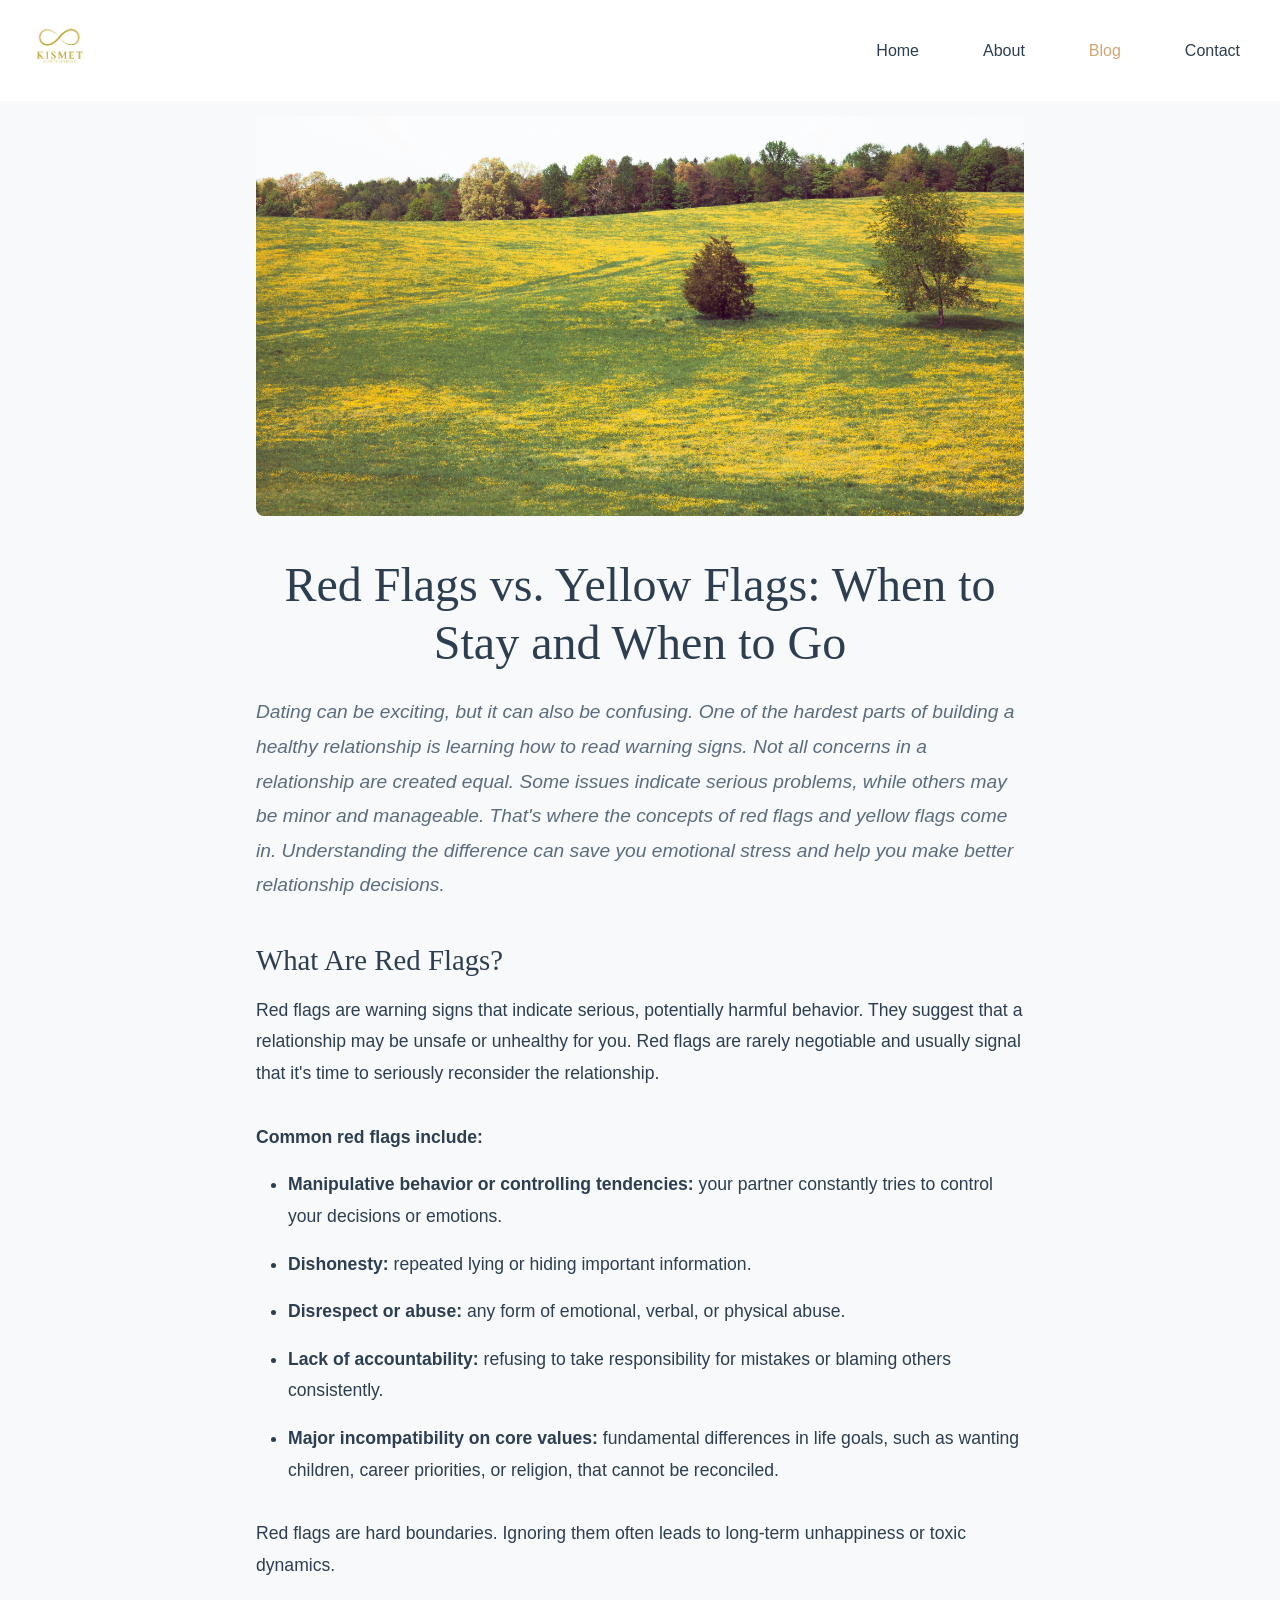
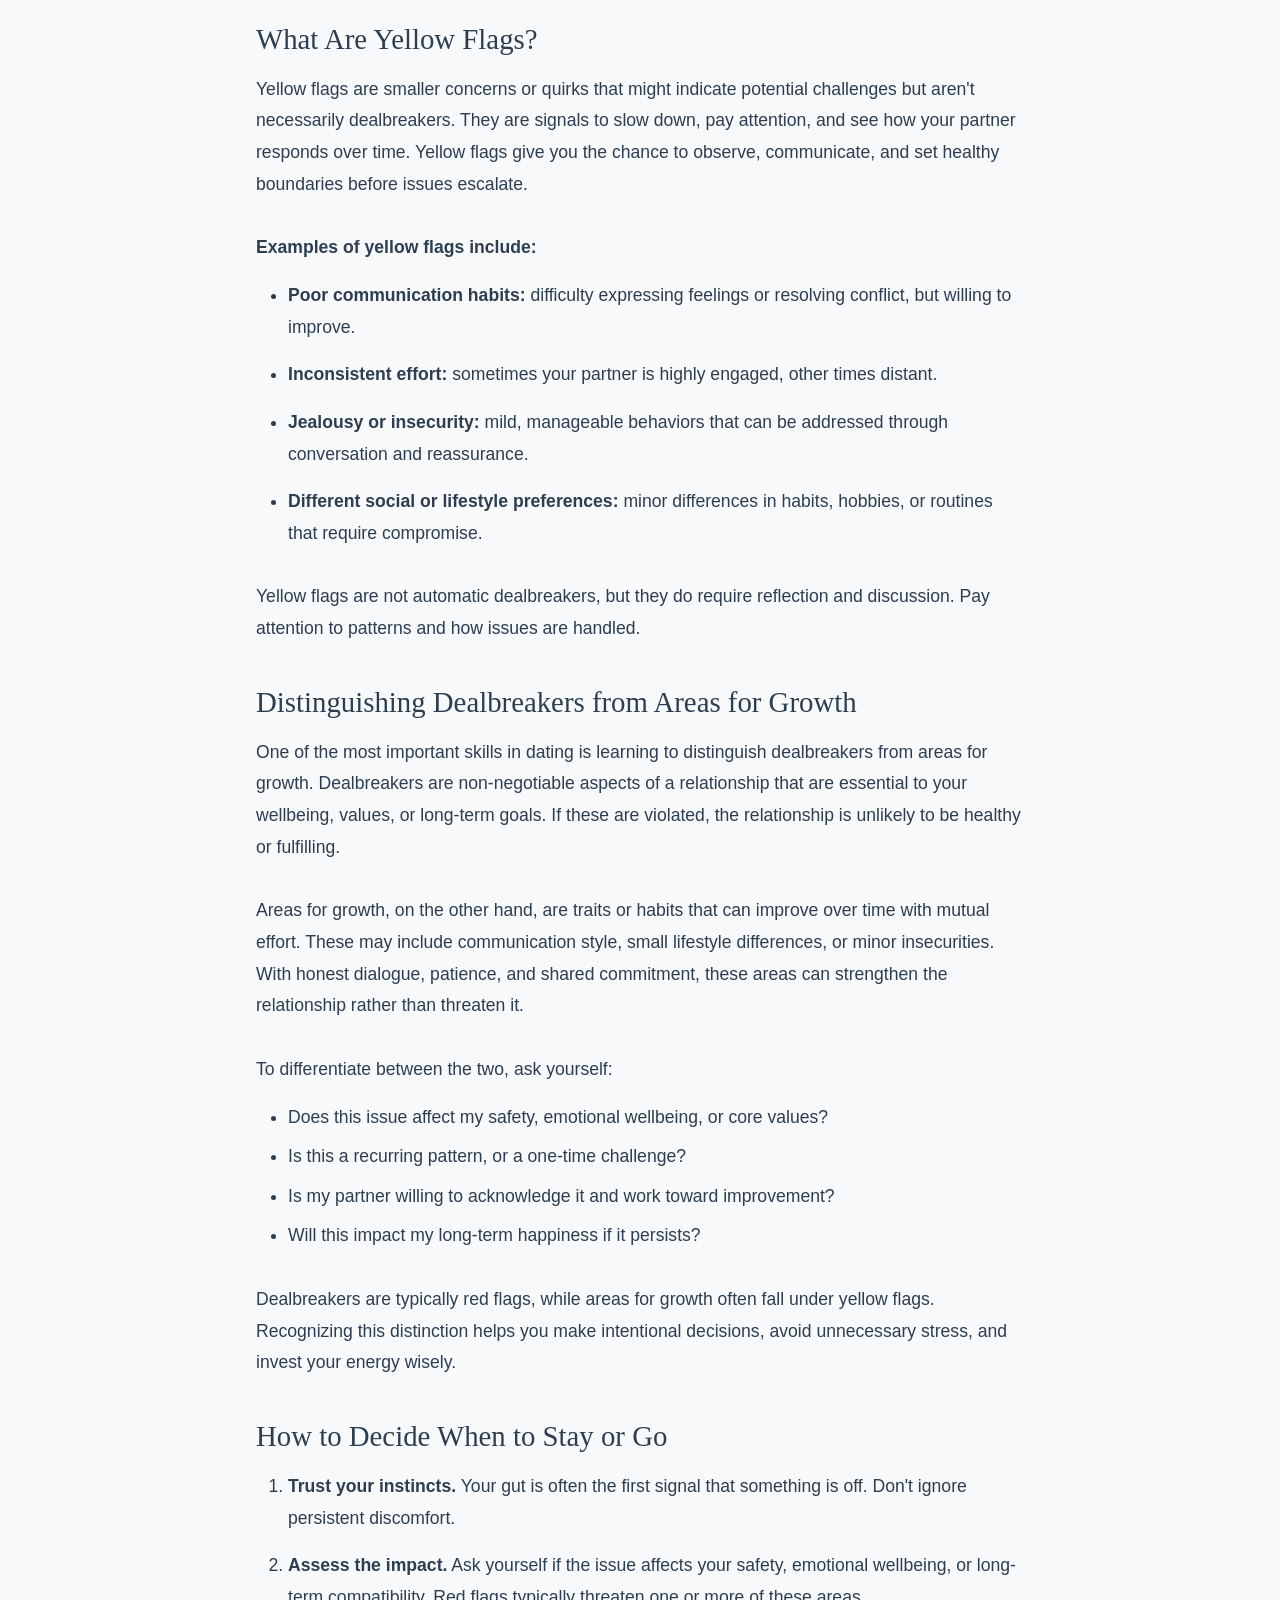
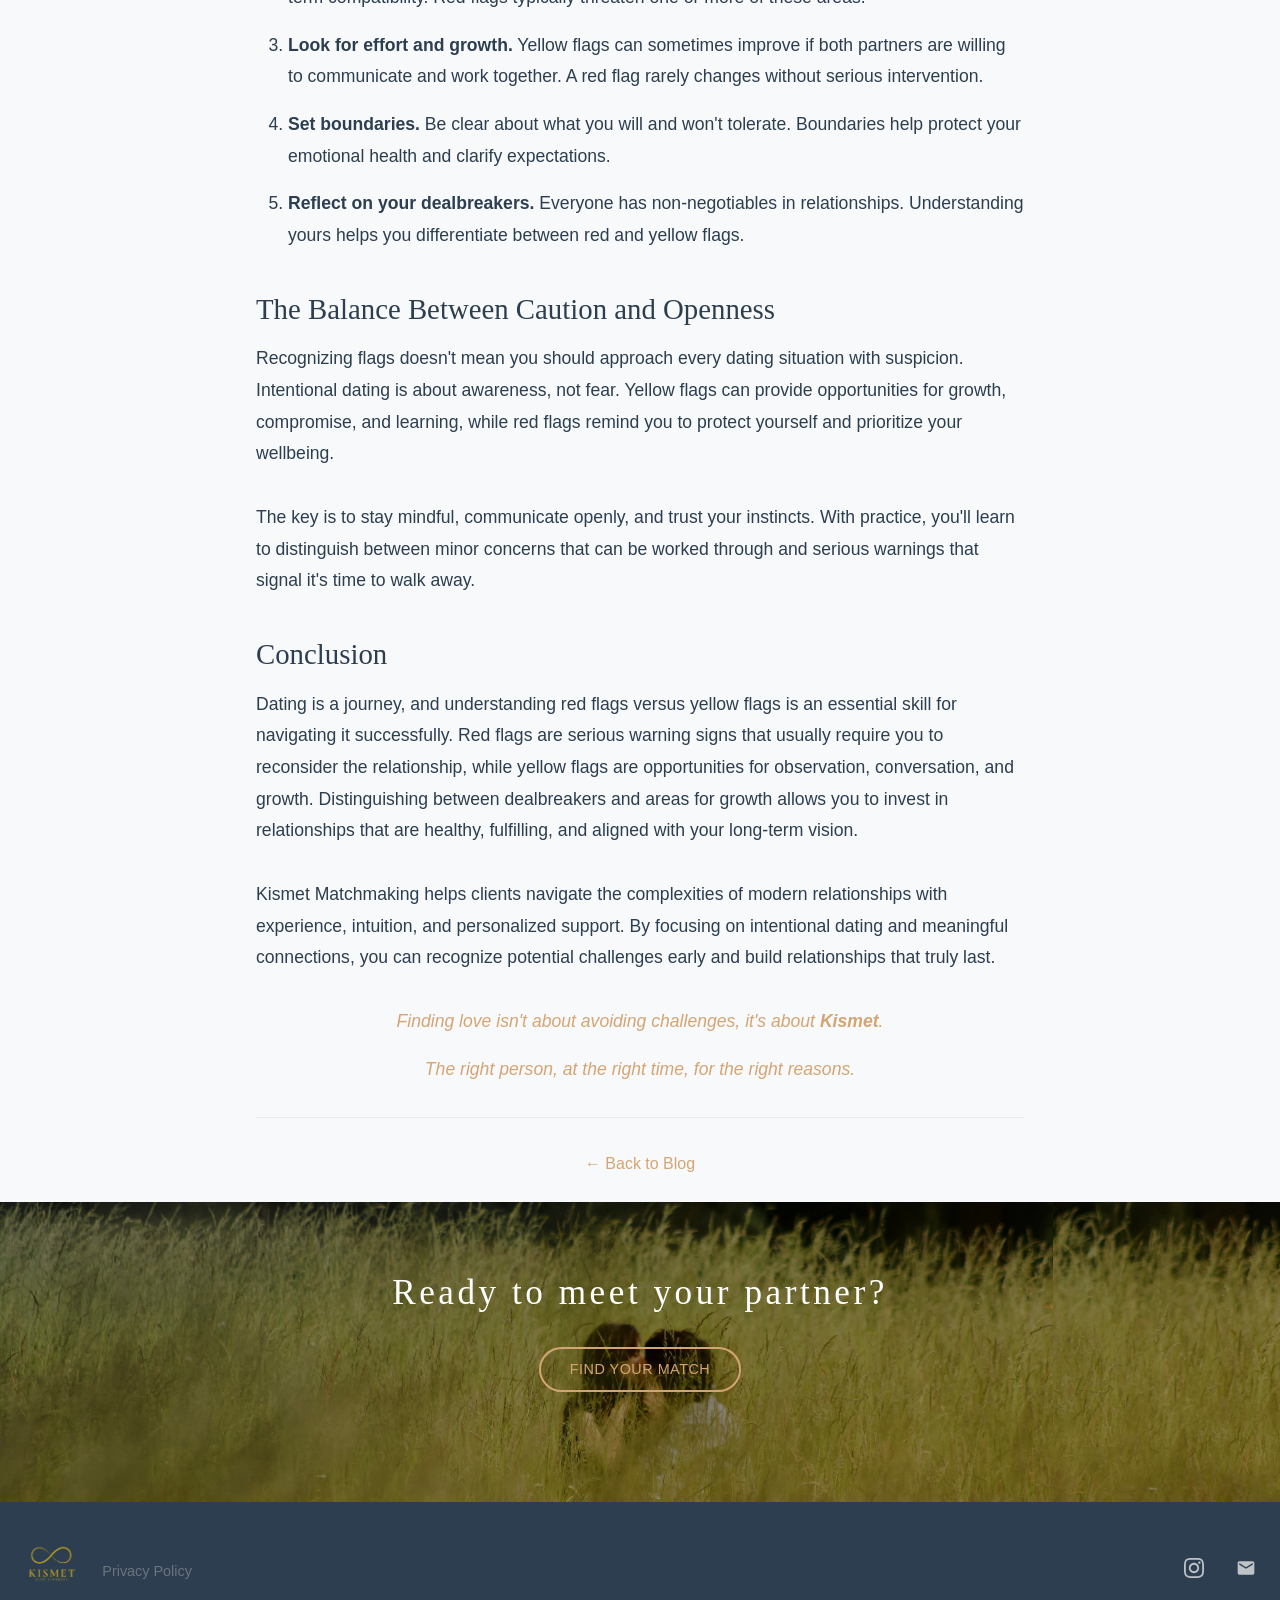
<file: blog-red-flags-yellow-flags.html>
<!DOCTYPE html>
<html lang="en">
<head>
    <meta charset="UTF-8">
    <meta name="viewport" content="width=device-width, initial-scale=1.0">
    <title>Red Flags vs. Yellow Flags: When to Stay and When to Go | Kismet Blog</title>
    <link rel="stylesheet" href="styles.css?v=20250805-162800">
    <meta name="description" content="Learn to distinguish between red flags and yellow flags in dating. Know when to stay, work through issues, or walk away for your wellbeing.">
    <meta name="keywords" content="red flags, yellow flags, dating warning signs, relationship advice, when to leave relationship, dating boundaries">
</head>
<body>
    <nav class="navigation">
        <div class="nav-container">
            <div class="logo">
                <a href="index.html">
                    <img src="logo.png" alt="Kismet Matchmaking Logo">
                </a>
            </div>
            <ul class="nav-menu">
                <li><a href="index.html">Home</a></li>
                <li><a href="about.html">About</a></li>
                <li><a href="blog.html" class="active">Blog</a></li>
                <li><a href="contact.html">Contact</a></li>
            </ul>
        </div>
    </nav>

    <main>
        <article class="blog-article">
            <div class="container" style="max-width: 800px; margin: 0 auto; padding: 1.5rem 1rem;">
                <header class="article-header" style="text-align: center; margin-bottom: 1.5rem;">
                    <img src="justin-oliver-w8dVghqGzOg-unsplash.jpg" alt="Red Flags vs Yellow Flags" style="width: 100%; height: 400px; object-fit: cover; object-position: center bottom; border-radius: 8px; margin-bottom: 2rem;">
                    <h1 style="font-family: 'Playfair Display', serif; font-size: 3rem; font-weight: 400; color: #2c3e50; margin-bottom: 1rem; line-height: 1.2;">Red Flags vs. Yellow Flags: When to Stay and When to Go</h1>
                </header>

                <div class="article-content" style="font-size: 1.1rem; line-height: 1.8; color: #2c3e50;">
                    <p style="margin-bottom: 2rem; font-size: 1.2rem; font-style: italic; color: #5a6c7d; font-weight: 400;">Dating can be exciting, but it can also be confusing. One of the hardest parts of building a healthy relationship is learning how to read warning signs. Not all concerns in a relationship are created equal. Some issues indicate serious problems, while others may be minor and manageable. That's where the concepts of red flags and yellow flags come in. Understanding the difference can save you emotional stress and help you make better relationship decisions.</p>

                    <h2 style="font-family: 'Playfair Display', serif; font-size: 1.8rem; font-weight: 500; color: #2c3e50; margin: 1rem 0 0.5rem 0;">What Are Red Flags?</h2>
                    <p style="margin-bottom: 2rem;">Red flags are warning signs that indicate serious, potentially harmful behavior. They suggest that a relationship may be unsafe or unhealthy for you. Red flags are rarely negotiable and usually signal that it's time to seriously reconsider the relationship.</p>
                    
                    <p style="margin-bottom: 1rem;"><strong>Common red flags include:</strong></p>
                    <ul style="margin-bottom: 2rem; padding-left: 2rem;">
                        <li style="margin-bottom: 1rem;"><strong>Manipulative behavior or controlling tendencies:</strong> your partner constantly tries to control your decisions or emotions.</li>
                        <li style="margin-bottom: 1rem;"><strong>Dishonesty:</strong> repeated lying or hiding important information.</li>
                        <li style="margin-bottom: 1rem;"><strong>Disrespect or abuse:</strong> any form of emotional, verbal, or physical abuse.</li>
                        <li style="margin-bottom: 1rem;"><strong>Lack of accountability:</strong> refusing to take responsibility for mistakes or blaming others consistently.</li>
                        <li style="margin-bottom: 1rem;"><strong>Major incompatibility on core values:</strong> fundamental differences in life goals, such as wanting children, career priorities, or religion, that cannot be reconciled.</li>
                    </ul>
                    
                    <p style="margin-bottom: 2rem;">Red flags are hard boundaries. Ignoring them often leads to long-term unhappiness or toxic dynamics.</p>

                    <h2 style="font-family: 'Playfair Display', serif; font-size: 1.8rem; font-weight: 500; color: #2c3e50; margin: 1rem 0 0.5rem 0;">What Are Yellow Flags?</h2>
                    <p style="margin-bottom: 2rem;">Yellow flags are smaller concerns or quirks that might indicate potential challenges but aren't necessarily dealbreakers. They are signals to slow down, pay attention, and see how your partner responds over time. Yellow flags give you the chance to observe, communicate, and set healthy boundaries before issues escalate.</p>
                    
                    <p style="margin-bottom: 1rem;"><strong>Examples of yellow flags include:</strong></p>
                    <ul style="margin-bottom: 2rem; padding-left: 2rem;">
                        <li style="margin-bottom: 1rem;"><strong>Poor communication habits:</strong> difficulty expressing feelings or resolving conflict, but willing to improve.</li>
                        <li style="margin-bottom: 1rem;"><strong>Inconsistent effort:</strong> sometimes your partner is highly engaged, other times distant.</li>
                        <li style="margin-bottom: 1rem;"><strong>Jealousy or insecurity:</strong> mild, manageable behaviors that can be addressed through conversation and reassurance.</li>
                        <li style="margin-bottom: 1rem;"><strong>Different social or lifestyle preferences:</strong> minor differences in habits, hobbies, or routines that require compromise.</li>
                    </ul>
                    
                    <p style="margin-bottom: 2rem;">Yellow flags are not automatic dealbreakers, but they do require reflection and discussion. Pay attention to patterns and how issues are handled.</p>

                    <h2 style="font-family: 'Playfair Display', serif; font-size: 1.8rem; font-weight: 500; color: #2c3e50; margin: 1rem 0 0.5rem 0;">Distinguishing Dealbreakers from Areas for Growth</h2>
                    <p style="margin-bottom: 2rem;">One of the most important skills in dating is learning to distinguish dealbreakers from areas for growth. Dealbreakers are non-negotiable aspects of a relationship that are essential to your wellbeing, values, or long-term goals. If these are violated, the relationship is unlikely to be healthy or fulfilling.</p>
                    
                    <p style="margin-bottom: 2rem;">Areas for growth, on the other hand, are traits or habits that can improve over time with mutual effort. These may include communication style, small lifestyle differences, or minor insecurities. With honest dialogue, patience, and shared commitment, these areas can strengthen the relationship rather than threaten it.</p>
                    
                    <p style="margin-bottom: 1rem;">To differentiate between the two, ask yourself:</p>
                    <ul style="margin-bottom: 2rem; padding-left: 2rem;">
                        <li style="margin-bottom: 0.5rem;">Does this issue affect my safety, emotional wellbeing, or core values?</li>
                        <li style="margin-bottom: 0.5rem;">Is this a recurring pattern, or a one-time challenge?</li>
                        <li style="margin-bottom: 0.5rem;">Is my partner willing to acknowledge it and work toward improvement?</li>
                        <li style="margin-bottom: 0.5rem;">Will this impact my long-term happiness if it persists?</li>
                    </ul>
                    
                    <p style="margin-bottom: 2rem;">Dealbreakers are typically red flags, while areas for growth often fall under yellow flags. Recognizing this distinction helps you make intentional decisions, avoid unnecessary stress, and invest your energy wisely.</p>

                    <h2 style="font-family: 'Playfair Display', serif; font-size: 1.8rem; font-weight: 500; color: #2c3e50; margin: 1rem 0 0.5rem 0;">How to Decide When to Stay or Go</h2>
                    
                    <ol style="margin-bottom: 2rem; padding-left: 2rem;">
                        <li style="margin-bottom: 1rem;"><strong>Trust your instincts.</strong> Your gut is often the first signal that something is off. Don't ignore persistent discomfort.</li>
                        <li style="margin-bottom: 1rem;"><strong>Assess the impact.</strong> Ask yourself if the issue affects your safety, emotional wellbeing, or long-term compatibility. Red flags typically threaten one or more of these areas.</li>
                        <li style="margin-bottom: 1rem;"><strong>Look for effort and growth.</strong> Yellow flags can sometimes improve if both partners are willing to communicate and work together. A red flag rarely changes without serious intervention.</li>
                        <li style="margin-bottom: 1rem;"><strong>Set boundaries.</strong> Be clear about what you will and won't tolerate. Boundaries help protect your emotional health and clarify expectations.</li>
                        <li style="margin-bottom: 1rem;"><strong>Reflect on your dealbreakers.</strong> Everyone has non-negotiables in relationships. Understanding yours helps you differentiate between red and yellow flags.</li>
                    </ol>

                    <h2 style="font-family: 'Playfair Display', serif; font-size: 1.8rem; font-weight: 500; color: #2c3e50; margin: 1rem 0 0.5rem 0;">The Balance Between Caution and Openness</h2>
                    <p style="margin-bottom: 2rem;">Recognizing flags doesn't mean you should approach every dating situation with suspicion. Intentional dating is about awareness, not fear. Yellow flags can provide opportunities for growth, compromise, and learning, while red flags remind you to protect yourself and prioritize your wellbeing.</p>
                    
                    <p style="margin-bottom: 2rem;">The key is to stay mindful, communicate openly, and trust your instincts. With practice, you'll learn to distinguish between minor concerns that can be worked through and serious warnings that signal it's time to walk away.</p>

                    <h2 style="font-family: 'Playfair Display', serif; font-size: 1.8rem; font-weight: 500; color: #2c3e50; margin: 1rem 0 0.5rem 0;">Conclusion</h2>
                    <p style="margin-bottom: 2rem;">Dating is a journey, and understanding red flags versus yellow flags is an essential skill for navigating it successfully. Red flags are serious warning signs that usually require you to reconsider the relationship, while yellow flags are opportunities for observation, conversation, and growth. Distinguishing between dealbreakers and areas for growth allows you to invest in relationships that are healthy, fulfilling, and aligned with your long-term vision.</p>
                    
                    <p style="margin-bottom: 2rem;">Kismet Matchmaking helps clients navigate the complexities of modern relationships with experience, intuition, and personalized support. By focusing on intentional dating and meaningful connections, you can recognize potential challenges early and build relationships that truly last.</p>
                    
                    <p style="margin-bottom: 1rem; font-style: italic; color: #d4a574; text-align: center; font-size: 1.1rem; font-weight: 400;">Finding love isn't about avoiding challenges, it's about <strong>Kismet</strong>.</p>
                    <p style="margin-bottom: 2rem; font-style: italic; color: #d4a574; text-align: center; font-size: 1.1rem; font-weight: 400;">The right person, at the right time, for the right reasons.</p>
                </div>

                <div class="article-footer" style="text-align: center; margin-top: 2rem; padding-top: 2rem; border-top: 1px solid #e9ecef;">
                    <a href="blog.html" style="color: #d4a574; text-decoration: none; font-weight: 500;">← Back to Blog</a>
                </div>
            </div>
        </article>

        <section class="cta-section">
            <div class="container">
                <div class="cta-content">
                    <h2>Ready to meet your partner?</h2>
                    <button class="cta-button small">Find Your Match</button>
                </div>
            </div>
        </section>
    </main>

    <footer class="footer">
        <div class="container">
            <div class="footer-content-new">
                <div class="footer-left">
                    <div class="footer-logo">
                        <img src="logo.png" alt="Kismet Matchmaking Logo">
                    </div>
                    <a href="privacy.html" style="font-size: 0.9rem; color: #6c757d; text-decoration: none; margin-top: 0.5rem; margin-left: 1rem; display: block;">Privacy Policy</a>
                </div>
                <div class="footer-right">
                    <div class="social-links">
                        <a href="https://instagram.com/kismetmatchmaking" target="_blank" class="social-link">
                            <svg width="24" height="24" viewBox="0 0 24 24" fill="currentColor">
                                <path d="M12 2.163c3.204 0 3.584.012 4.85.07 3.252.148 4.771 1.691 4.919 4.919.058 1.265.069 1.645.069 4.849 0 3.205-.012 3.584-.069 4.849-.149 3.225-1.664 4.771-4.919 4.919-1.266.058-1.644.07-4.85.07-3.204 0-3.584-.012-4.849-.07-3.26-.149-4.771-1.699-4.919-4.92-.058-1.265-.07-1.644-.07-4.849 0-3.204.013-3.583.07-4.849.149-3.227 1.664-4.771 4.919-4.919 1.266-.057 1.645-.069 4.849-.069zm0-2.163c-3.259 0-3.667.014-4.947.072-4.358.2-6.78 2.618-6.98 6.98-.059 1.281-.073 1.689-.073 4.948 0 3.259.014 3.668.072 4.948.2 4.358 2.618 6.78 6.98 6.98 1.281.058 1.689.072 4.948.072 3.259 0 3.668-.014 4.948-.072 4.354-.2 6.782-2.618 6.979-6.98.059-1.28.073-1.689.073-4.948 0-3.259-.014-3.667-.072-4.947-.196-4.354-2.617-6.78-6.979-6.98-1.281-.059-1.69-.073-4.949-.073zm0 5.838c-3.403 0-6.162 2.759-6.162 6.162s2.759 6.163 6.162 6.163 6.162-2.759 6.162-6.163c0-3.403-2.759-6.162-6.162-6.162zm0 10.162c-2.209 0-4-1.79-4-4 0-2.209 1.791-4 4-4s4 1.791 4 4c0 2.21-1.791 4-4 4zm6.406-11.845c-.796 0-1.441.645-1.441 1.44s.645 1.44 1.441 1.44c.795 0 1.439-.645 1.439-1.40s-.644-1.44-1.439-1.44z"/>
                            </svg>
                        </a>
                        <a href="mailto:kismetloveus@gmail.com" class="social-link">
                            <svg width="24" height="24" viewBox="0 0 24 24" fill="currentColor">
                                <path d="M20 4H4c-1.1 0-1.99.9-1.99 2L2 18c0 1.1.9 2 2 2h16c1.1 0 2-.9 2-2V6c0-1.1-.9-2-2-2zm0 4l-8 5-8-5V6l8 5 8-5v2z"/>
                            </svg>
                        </a>
                    </div>
                </div>
            </div>
        </div>
    </footer>
</body>
<!-- Google tag (gtag.js) -->
<script async src="https://www.googletagmanager.com/gtag/js?id=G-7FLMFN58JR"></script>
<script>
  window.dataLayer = window.dataLayer || [];
  function gtag(){dataLayer.push(arguments);}
  gtag('js', new Date());

  gtag('config', 'G-7FLMFN58JR');
</script>
</html>
</file>
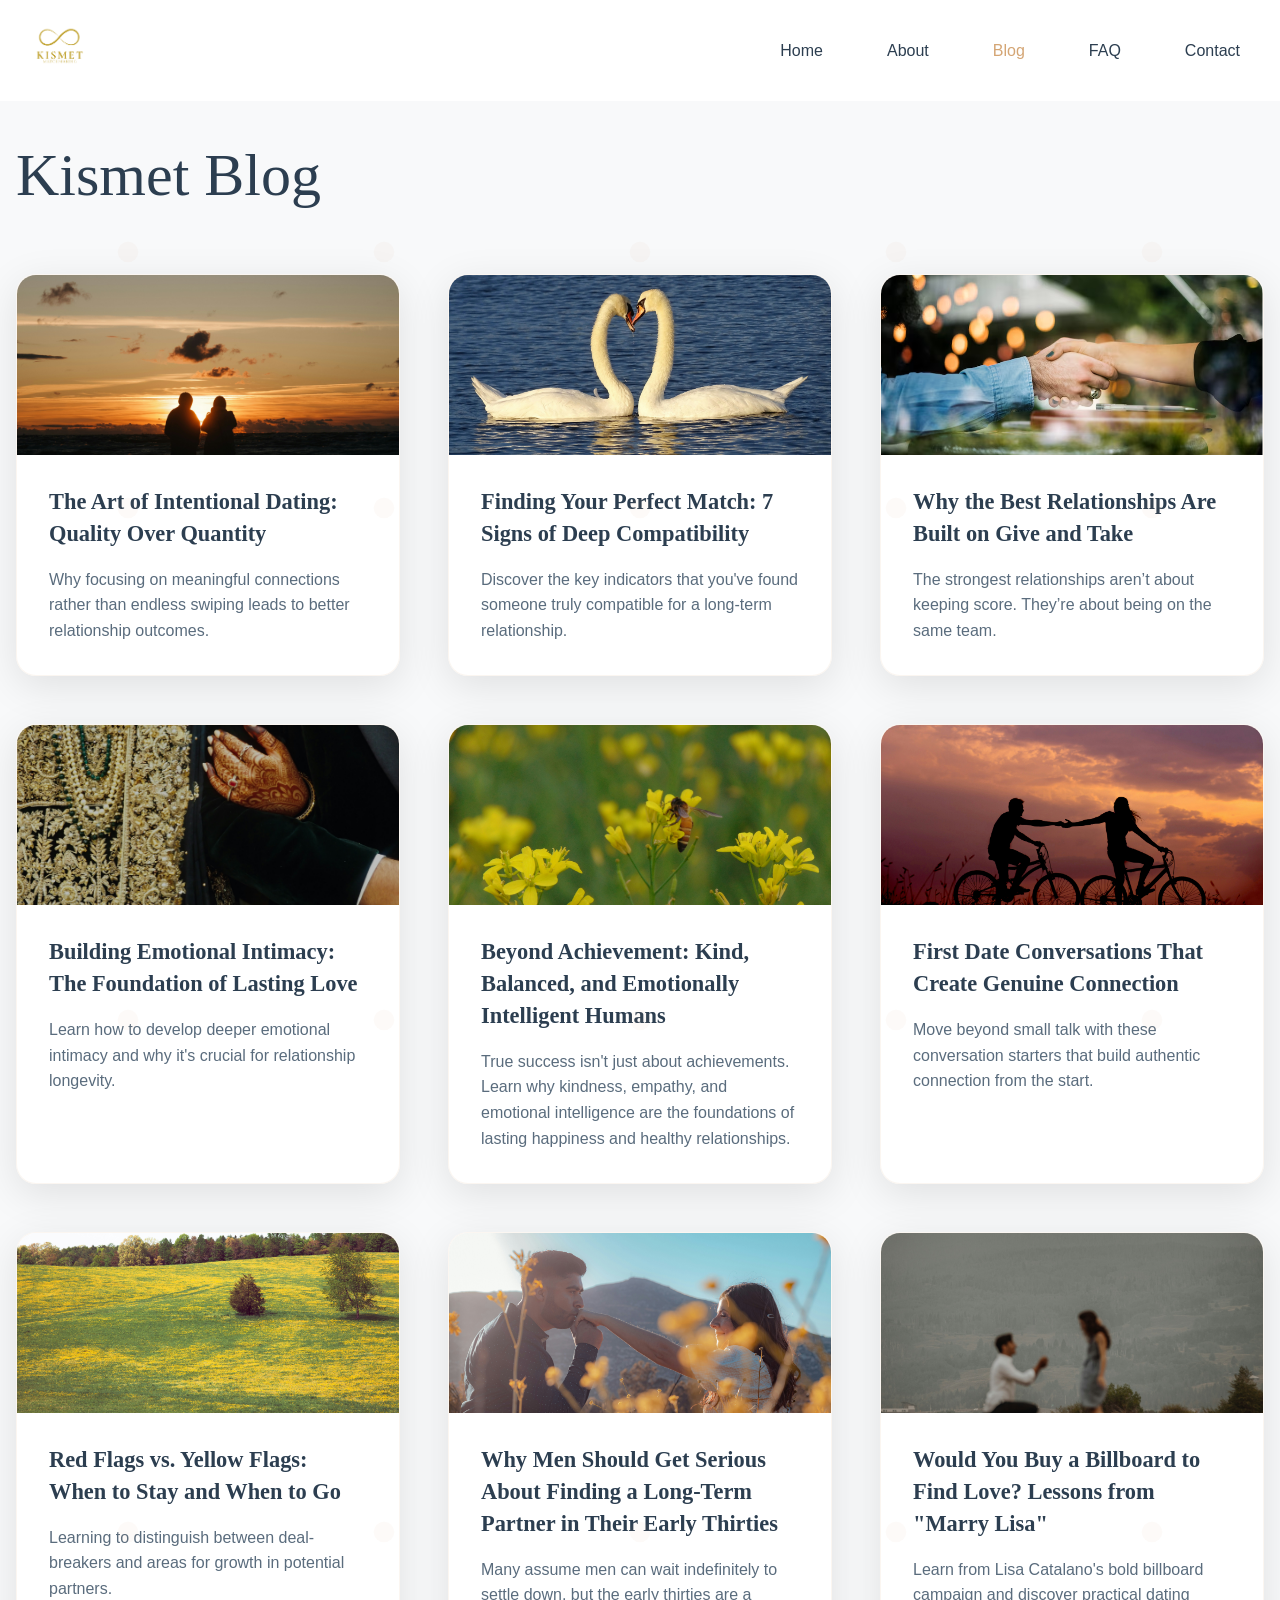
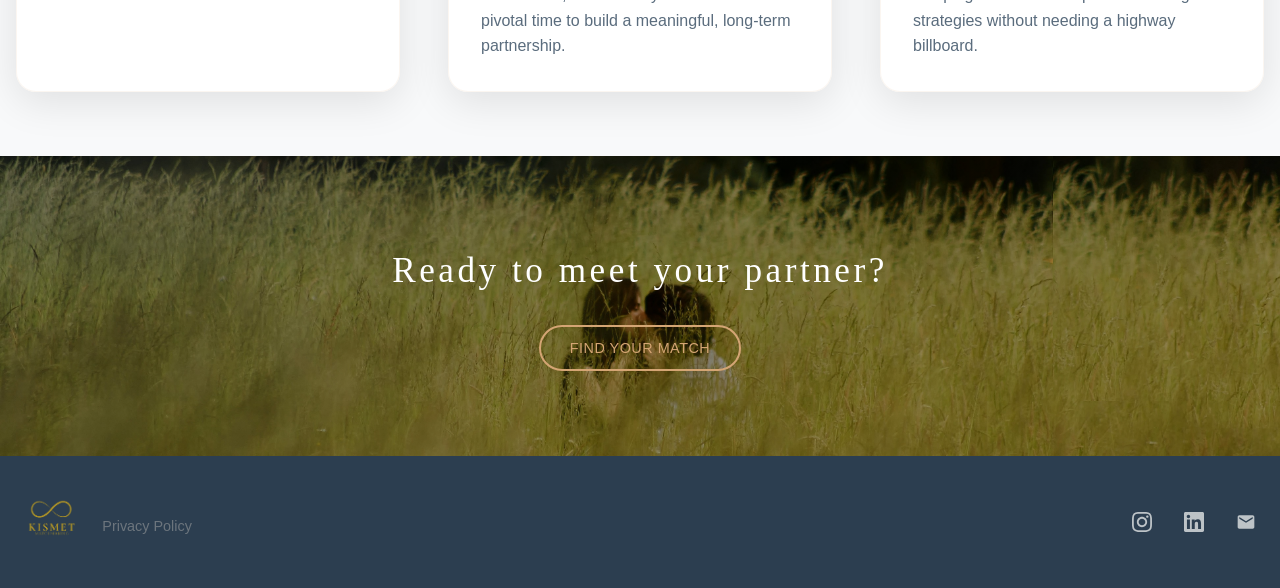
<file: blog.html>
<!DOCTYPE html>
<html lang="en">
<head>
    <meta charset="UTF-8">
    <meta name="viewport" content="width=device-width, initial-scale=1.0">
    <title>Kismet Blog - Relationship Advice & Dating Tips | Kismet Matchmaking</title>
    <link rel="stylesheet" href="styles.css?v=20250805-162800">
    <meta name="description" content="Read expert relationship advice, dating tips, and marriage guidance from Kismet Matchmaking. Learn about compatibility, connection, and finding lasting love.">
    <meta name="keywords" content="relationship advice, dating tips, marriage guidance, compatibility, connection, love advice">
</head>
<body>
    <nav class="navigation">
        <div class="nav-container">
            <div class="logo">
                <a href="index.html">
                    <img src="logo.png" alt="Kismet Matchmaking Logo">
                </a>
            </div>
            <ul class="nav-menu">
                <li><a href="index.html">Home</a></li>
                <li><a href="about.html">About</a></li>
                <li><a href="blog.html" class="active">Blog</a></li>
                <li><a href="faq.html">FAQ</a></li>
                <li><a href="contact.html">Contact</a></li>
            </ul>
        </div>
    </nav>

    <main>
        <section class="blog-previews">
            <div class="container">
                <h2 style="font-family: 'Playfair Display', serif; font-size: 3.75rem; font-weight: 300; color: #2c3e50; text-align: left; margin-bottom: 2rem; margin-top: 2rem;">Kismet Blog</h2>
                <div class="blog-grid">
                    <article class="blog-preview">
                        <div class="blog-image">
                            <img src="olegs-jonins-ddpm1WzC7h0-unsplash.jpg" alt="Intentional Dating" style="width: 100%; height: 100%; object-fit: cover;">
                        </div>
                        <div class="blog-content">
                            <h3><a href="blog-intentional-dating.html">The Art of Intentional Dating: Quality Over Quantity</a></h3>
                            <p>Why focusing on meaningful connections rather than endless swiping leads to better relationship outcomes.</p>
                        </div>
                    </article>
                    
                    <article class="blog-preview">
                        <div class="blog-image">
                            <img src="belinda-fewings-9fjklaMD628-unsplash.jpg" alt="Finding Your Perfect Match" style="width: 100%; height: 100%; object-fit: cover;">
                        </div>
                        <div class="blog-content">
                            <h3><a href="blog-compatibility.html">Finding Your Perfect Match: 7 Signs of Deep Compatibility</a></h3>
                            <p>Discover the key indicators that you've found someone truly compatible for a long-term relationship.</p>
                        </div>
                    </article>

                    <article class="blog-preview">
                        <div class="blog-image">
                            <img src="handshake.png" alt="Give And Take" style="width: 100%; height: 100%; object-fit: cover;">
                        </div>
                        <div class="blog-content">
                            <h3><a href="blog-give-and-take.html">Why the Best Relationships Are Built on Give and Take</a></h3>
                            <p>The strongest relationships aren’t about keeping score. They’re about being on the same team.</p>
                        </div>
                    </article>
                    
                    <article class="blog-preview">
                        <div class="blog-image">
                            <img src="aakifah-shaikh-A--OZVONuGE-unsplash.jpg" alt="Building Emotional Intimacy" style="width: 100%; height: 100%; object-fit: cover;">
                        </div>
                        <div class="blog-content">
                            <h3><a href="blog-emotional-intimacy.html">Building Emotional Intimacy: The Foundation of Lasting Love</a></h3>
                            <p>Learn how to develop deeper emotional intimacy and why it's crucial for relationship longevity.</p>
                        </div>
                    </article>

                    <article class="blog-preview">
                        <div class="blog-image">
                            <img src="bee-flowers.jpg" alt="Beyond Achievement" style="width: 100%; height: 100%; object-fit: cover;">
                        </div>
                        <div class="blog-content">
                            <h3><a href="blog-beyond-achievement.html">Beyond Achievement: Kind, Balanced, and Emotionally Intelligent Humans</a></h3>
                            <p>True success isn't just about achievements. Learn why kindness, empathy, and emotional intelligence are the foundations of lasting happiness and healthy relationships.</p>
                        </div>
                    </article>

                    <article class="blog-preview">
                        <div class="blog-image">
                            <img src="everton-vila-AsahNlC0VhQ-unsplash.jpg" alt="First Date Conversations" style="width: 100%; height: 100%; object-fit: cover; object-position: center bottom;">
                        </div>
                        <div class="blog-content">
                            <h3><a href="blog-first-date-conversations.html">First Date Conversations That Create Genuine Connection</a></h3>
                            <p>Move beyond small talk with these conversation starters that build authentic connection from the start.</p>
                        </div>
                    </article>

                    <article class="blog-preview">
                        <div class="blog-image">
                            <img src="justin-oliver-w8dVghqGzOg-unsplash.jpg" alt="Red Flags vs Yellow Flags" style="width: 100%; height: 100%; object-fit: cover; object-position: center bottom;">
                        </div>
                        <div class="blog-content">
                            <h3><a href="blog-red-flags-yellow-flags.html">Red Flags vs. Yellow Flags: When to Stay and When to Go</a></h3>
                            <p>Learning to distinguish between deal-breakers and areas for growth in potential partners.</p>
                        </div>
                    </article>

                    <article class="blog-preview">
                        <div class="blog-image">
                            <img src="Romantic.jpg" alt="Men Getting Serious About Finding a Partner" style="width: 100%; height: 100%; object-fit: cover;">
                        </div>
                        <div class="blog-content">
                            <h3><a href="blog-men-getting-serious.html">Why Men Should Get Serious About Finding a Long-Term Partner in Their Early Thirties</a></h3>
                            <p>Many assume men can wait indefinitely to settle down, but the early thirties are a pivotal time to build a meaningful, long-term partnership.</p>
                        </div>
                    </article>

                    <article class="blog-preview">
                        <div class="blog-image">
                            <img src="taylor-brandon-92_i6iJs_T4-unsplash.jpg" alt="Billboard Campaign for Love" style="width: 100%; height: 100%; object-fit: cover; object-position: center 70%;">
                        </div>
                        <div class="blog-content">
                            <h3><a href="blog-marry-lisa.html">Would You Buy a Billboard to Find Love? Lessons from "Marry Lisa"</a></h3>
                            <p>Learn from Lisa Catalano's bold billboard campaign and discover practical dating strategies without needing a highway billboard.</p>
                        </div>
                    </article>
                </div>
            </div>
        </section>

        <section class="cta-section">
            <div class="container">
                <div class="cta-content">
                    <h2>Ready to meet your partner?</h2>
                    <button class="cta-button small" onclick="window.open('https://docs.google.com/forms/d/1uelTDzfNpzE5axADh90TwmAs3PWkDsUUjUpzAipQ-7g/viewform', '_blank')">Find Your Match</button>
                </div>
            </div>
        </section>
    </main>

    <footer class="footer">
        <div class="container">
            <div class="footer-content-new">
                <div class="footer-left">
                    <div class="footer-logo">
                        <img src="logo.png" alt="Kismet Matchmaking Logo">
                    </div>
                    <a href="privacy.html" style="font-size: 0.9rem; color: #6c757d; text-decoration: none; margin-top: 0.5rem; margin-left: 1rem; display: block;">Privacy Policy</a>
                </div>
                <div class="footer-right">
                    <div class="social-links">
                        <a href="https://instagram.com/kismetmatchmaking" target="_blank" class="social-link">
                            <svg width="24" height="24" viewBox="0 0 24 24" fill="currentColor">
                                <path d="M12 2.163c3.204 0 3.584.012 4.85.07 3.252.148 4.771 1.691 4.919 4.919.058 1.265.069 1.645.069 4.849 0 3.205-.012 3.584-.069 4.849-.149 3.225-1.664 4.771-4.919 4.919-1.266.058-1.644.07-4.85.07-3.204 0-3.584-.012-4.849-.07-3.26-.149-4.771-1.699-4.919-4.92-.058-1.265-.07-1.644-.07-4.849 0-3.204.013-3.583.07-4.849.149-3.227 1.664-4.771 4.919-4.919 1.266-.057 1.645-.069 4.849-.069zm0-2.163c-3.259 0-3.667.014-4.947.072-4.358.2-6.78 2.618-6.98 6.98-.059 1.281-.073 1.689-.073 4.948 0 3.259.014 3.668.072 4.948.2 4.358 2.618 6.78 6.98 6.98 1.281.058 1.689.072 4.948.072 3.259 0 3.668-.014 4.948-.072 4.354-.2 6.782-2.618 6.979-6.98.059-1.28.073-1.689.073-4.948 0-3.259-.014-3.667-.072-4.947-.196-4.354-2.617-6.78-6.979-6.98-1.281-.059-1.69-.073-4.949-.073zm0 5.838c-3.403 0-6.162 2.759-6.162 6.162s2.759 6.163 6.162 6.163 6.162-2.759 6.162-6.163c0-3.403-2.759-6.162-6.162-6.162zm0 10.162c-2.209 0-4-1.79-4-4 0-2.209 1.791-4 4-4s4 1.791 4 4c0 2.21-1.791 4-4 4zm6.406-11.845c-.796 0-1.441.645-1.441 1.44s.645 1.44 1.441 1.44c.795 0 1.439-.645 1.439-1.44s-.644-1.44-1.439-1.44z"/>
                            </svg>
                        </a>
                        <a href="https://www.linkedin.com/company/kismet-matchmaking" target="_blank" class="social-link">
                            <svg width="24" height="24" viewBox="0 0 24 24" fill="currentColor">
                                <path d="M20.447 20.452h-3.554v-5.569c0-1.328-.027-3.037-1.852-3.037-1.853 0-2.136 1.445-2.136 2.939v5.667H9.351V9h3.414v1.561h.046c.477-.9 1.637-1.85 3.37-1.85 3.601 0 4.267 2.37 4.267 5.455v6.286zM5.337 7.433c-1.144 0-2.063-.926-2.063-2.065 0-1.138.92-2.063 2.063-2.063 1.14 0 2.064.925 2.064 2.063 0 1.139-.925 2.065-2.064 2.065zm1.782 13.019H3.555V9h3.564v11.452zM22.225 0H1.771C.792 0 0 .774 0 1.729v20.542C0 23.227.792 24 1.771 24h20.451C23.2 24 24 23.227 24 22.271V1.729C24 .774 23.2 0 22.222 0h.003z"/>
                            </svg>
                        </a>
                        <a href="mailto:kismetloveus@gmail.com" class="social-link">
                            <svg width="24" height="24" viewBox="0 0 24 24" fill="currentColor">
                                <path d="M20 4H4c-1.1 0-1.99.9-1.99 2L2 18c0 1.1.9 2 2 2h16c1.1 0 2-.9 2-2V6c0-1.1-.9-2-2-2zm0 4l-8 5-8-5V6l8 5 8-5v2z"/>
                            </svg>
                        </a>
                    </div>
                </div>
            </div>
        </div>
    </footer>
</body>
<!-- Google tag (gtag.js) -->
<script async src="https://www.googletagmanager.com/gtag/js?id=G-7FLMFN58JR"></script>
<script>
  window.dataLayer = window.dataLayer || [];
  function gtag(){dataLayer.push(arguments);}
  gtag('js', new Date());

  gtag('config', 'G-7FLMFN58JR');
</script>
</html>
</file>
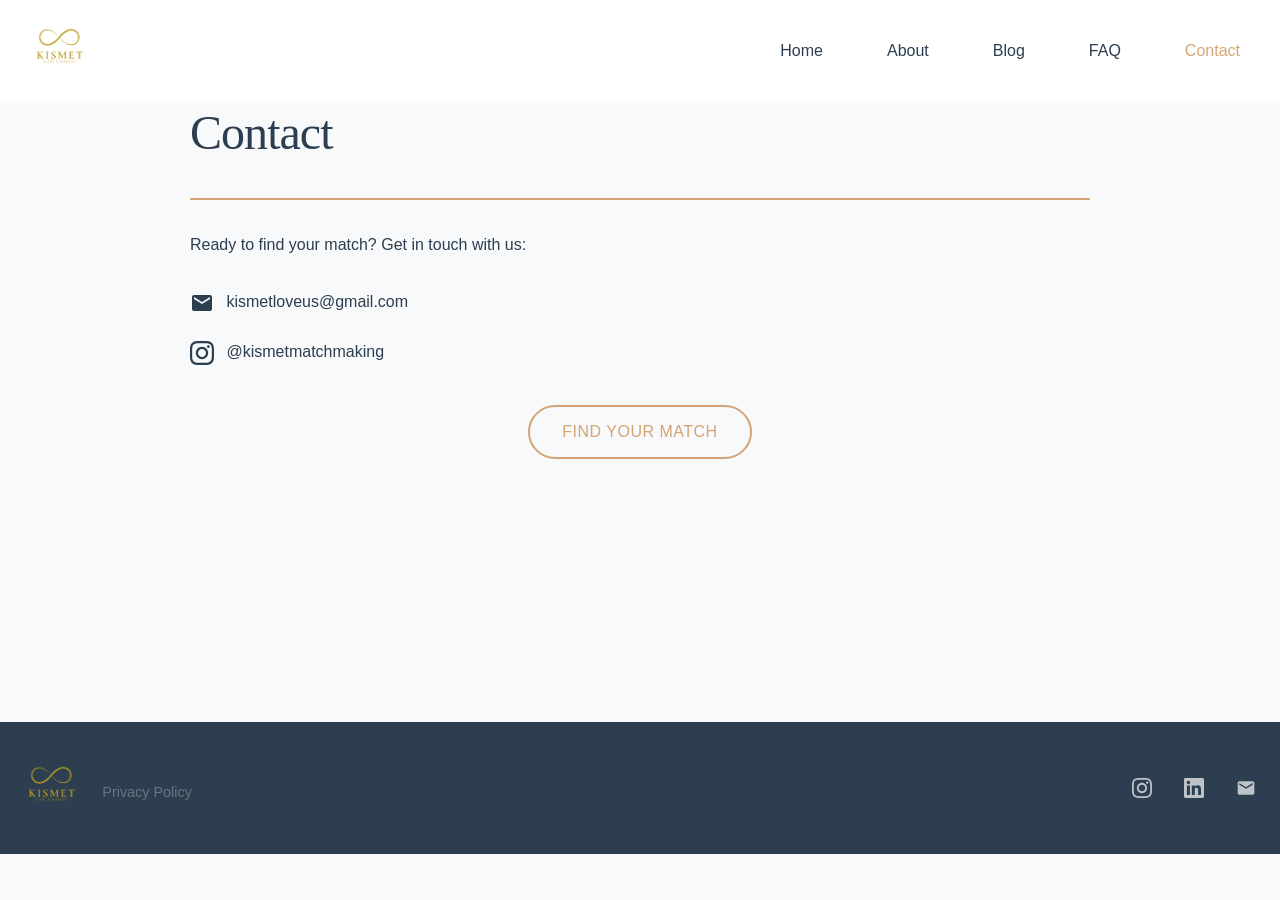
<file: contact.html>
<!DOCTYPE html>
<html lang="en">
<head>
    <meta charset="UTF-8">
    <meta name="viewport" content="width=device-width, initial-scale=1.0">
    <title>Contact Us | Kismet Matchmaking</title>
    <link rel="stylesheet" href="styles.css?v=20250805-162800">
    <meta name="description" content="Get in touch with Kismet Matchmaking. Contact us for personalized matchmaking services and relationship guidance.">
    <meta name="keywords" content="contact, matchmaking, relationship services, Kismet">
</head>
<body>
    <nav class="navigation">
        <div class="nav-container">
            <div class="logo">
                <a href="index.html">
                    <img src="logo.png" alt="Kismet Matchmaking Logo">
                </a>
            </div>
            <ul class="nav-menu">
                <li><a href="index.html">Home</a></li>
                <li><a href="about.html">About</a></li>
                <li><a href="blog.html">Blog</a></li>
                <li><a href="faq.html">FAQ</a></li>
                <li><a href="contact.html" class="active">Contact</a></li>
            </ul>
        </div>
    </nav>

    <main>
        <section class="contact-page">
            <div class="container">
                <div class="contact-content">
                    <h1 class="contact-title">Contact</h1>
                    <div class="contact-divider"></div>
                    
                    <p class="contact-intro-text">Ready to find your match? Get in touch with us:</p>
                    
                    <div class="contact-info">
                        <div class="contact-item">
                            <p>
                                <a href="mailto:kismetloveus@gmail.com">
                                    <svg width="24" height="24" viewBox="0 0 24 24" fill="currentColor" style="vertical-align: middle; margin-right: 0.5rem;">
                                        <path d="M20 4H4c-1.1 0-1.99.9-1.99 2L2 18c0 1.1.9 2 2 2h16c1.1 0 2-.9 2-2V6c0-1.1-.9-2-2-2zm0 4l-8 5-8-5V6l8 5 8-5v2z"/>
                                    </svg>
                                    kismetloveus@gmail.com
                                </a>
                            </p>
                        </div>
                        
                        <div class="contact-item">
                            <p>
                                <a href="https://instagram.com/kismetmatchmaking" target="_blank">
                                    <svg width="24" height="24" viewBox="0 0 24 24" fill="currentColor" style="vertical-align: middle; margin-right: 0.5rem;">
                                        <path d="M12 2.163c3.204 0 3.584.012 4.85.07 3.252.148 4.771 1.691 4.919 4.919.058 1.265.069 1.645.069 4.849 0 3.205-.012 3.584-.069 4.849-.149 3.225-1.664 4.771-4.919 4.919-1.266.058-1.644.07-4.85.07-3.204 0-3.584-.012-4.849-.07-3.26-.149-4.771-1.699-4.919-4.92-.058-1.265-.07-1.644-.07-4.849 0-3.204.013-3.583.07-4.849.149-3.227 1.664-4.771 4.919-4.919 1.266-.057 1.645-.069 4.849-.069zm0-2.163c-3.259 0-3.667.014-4.947.072-4.358.2-6.78 2.618-6.98 6.98-.059 1.281-.073 1.689-.073 4.948 0 3.259.014 3.668.072 4.948.2 4.358 2.618 6.78 6.98 6.98 1.281.058 1.689.072 4.948.072 3.259 0 3.668-.014 4.948-.072 4.354-.2 6.782-2.618 6.979-6.98.059-1.28.073-1.689.073-4.948 0-3.259-.014-3.667-.072-4.947-.196-4.354-2.617-6.78-6.979-6.98-1.281-.059-1.69-.073-4.949-.073zm0 5.838c-3.403 0-6.162 2.759-6.162 6.162s2.759 6.163 6.162 6.163 6.162-2.759 6.162-6.163c0-3.403-2.759-6.162-6.162-6.162zm0 10.162c-2.209 0-4-1.79-4-4 0-2.209 1.791-4 4-4s4 1.791 4 4c0 2.21-1.791 4-4 4zm6.406-11.845c-.796 0-1.441.645-1.441 1.44s.645 1.44 1.441 1.44c.795 0 1.439-.645 1.439-1.44s-.644-1.44-1.439-1.44z"/>
                                    </svg>
                                    @kismetmatchmaking
                                </a>
                            </p>
                        </div>
                    </div>
                    
                    <div class="contact-cta">
                        <button class="cta-button" onclick="window.open('https://docs.google.com/forms/d/1uelTDzfNpzE5axADh90TwmAs3PWkDsUUjUpzAipQ-7g/viewform', '_blank')">Find Your Match</button>
                    </div>
                </div>
            </div>
        </section>
    </main>

    <footer class="footer">
        <div class="container">
            <div class="footer-content-new">
                <div class="footer-left">
                    <div class="footer-logo">
                        <img src="logo.png" alt="Kismet Matchmaking Logo">
                    </div>
                    <a href="privacy.html" style="font-size: 0.9rem; color: #6c757d; text-decoration: none; margin-top: 0.5rem; margin-left: 1rem; display: block;">Privacy Policy</a>
                </div>
                <div class="footer-right">
                    <div class="social-links">
                        <a href="https://instagram.com/kismetmatchmaking" target="_blank" class="social-link">
                            <svg width="24" height="24" viewBox="0 0 24 24" fill="currentColor">
                                <path d="M12 2.163c3.204 0 3.584.012 4.85.07 3.252.148 4.771 1.691 4.919 4.919.058 1.265.069 1.645.069 4.849 0 3.205-.012 3.584-.069 4.849-.149 3.225-1.664 4.771-4.919 4.919-1.266.058-1.644.07-4.85.07-3.204 0-3.584-.012-4.849-.07-3.26-.149-4.771-1.699-4.919-4.92-.058-1.265-.07-1.644-.07-4.849 0-3.204.013-3.583.07-4.849.149-3.227 1.664-4.771 4.919-4.919 1.266-.057 1.645-.069 4.849-.069zm0-2.163c-3.259 0-3.667.014-4.947.072-4.358.2-6.78 2.618-6.98 6.98-.059 1.281-.073 1.689-.073 4.948 0 3.259.014 3.668.072 4.948.2 4.358 2.618 6.78 6.98 6.98 1.281.058 1.689.072 4.948.072 3.259 0 3.668-.014 4.948-.072 4.354-.2 6.782-2.618 6.979-6.98.059-1.28.073-1.689.073-4.948 0-3.259-.014-3.667-.072-4.947-.196-4.354-2.617-6.78-6.979-6.98-1.281-.059-1.69-.073-4.949-.073zm0 5.838c-3.403 0-6.162 2.759-6.162 6.162s2.759 6.163 6.162 6.163 6.162-2.759 6.162-6.163c0-3.403-2.759-6.162-6.162-6.162zm0 10.162c-2.209 0-4-1.79-4-4 0-2.209 1.791-4 4-4s4 1.791 4 4c0 2.21-1.791 4-4 4zm6.406-11.845c-.796 0-1.441.645-1.441 1.44s.645 1.44 1.441 1.44c.795 0 1.439-.645 1.439-1.44s-.644-1.44-1.439-1.44z"/>
                            </svg>
                        </a>
                        <a href="https://www.linkedin.com/company/kismet-matchmaking" target="_blank" class="social-link">
                            <svg width="24" height="24" viewBox="0 0 24 24" fill="currentColor">
                                <path d="M20.447 20.452h-3.554v-5.569c0-1.328-.027-3.037-1.852-3.037-1.853 0-2.136 1.445-2.136 2.939v5.667H9.351V9h3.414v1.561h.046c.477-.9 1.637-1.85 3.37-1.85 3.601 0 4.267 2.37 4.267 5.455v6.286zM5.337 7.433c-1.144 0-2.063-.926-2.063-2.065 0-1.138.92-2.063 2.063-2.063 1.14 0 2.064.925 2.064 2.063 0 1.139-.925 2.065-2.064 2.065zm1.782 13.019H3.555V9h3.564v11.452zM22.225 0H1.771C.792 0 0 .774 0 1.729v20.542C0 23.227.792 24 1.771 24h20.451C23.2 24 24 23.227 24 22.271V1.729C24 .774 23.2 0 22.222 0h.003z"/>
                            </svg>
                        </a>
                        <a href="mailto:kismetloveus@gmail.com" class="social-link">
                            <svg width="24" height="24" viewBox="0 0 24 24" fill="currentColor">
                                <path d="M20 4H4c-1.1 0-1.99.9-1.99 2L2 18c0 1.1.9 2 2 2h16c1.1 0 2-.9 2-2V6c0-1.1-.9-2-2-2zm0 4l-8 5-8-5V6l8 5 8-5v2z"/>
                            </svg>
                        </a>
                    </div>
                </div>
            </div>
        </div>
    </footer>
</body>
<!-- Google tag (gtag.js) -->
<script async src="https://www.googletagmanager.com/gtag/js?id=G-7FLMFN58JR"></script>
<script>
  window.dataLayer = window.dataLayer || [];
  function gtag(){dataLayer.push(arguments);}
  gtag('js', new Date());

  gtag('config', 'G-7FLMFN58JR');
</script>
</html>
</file>
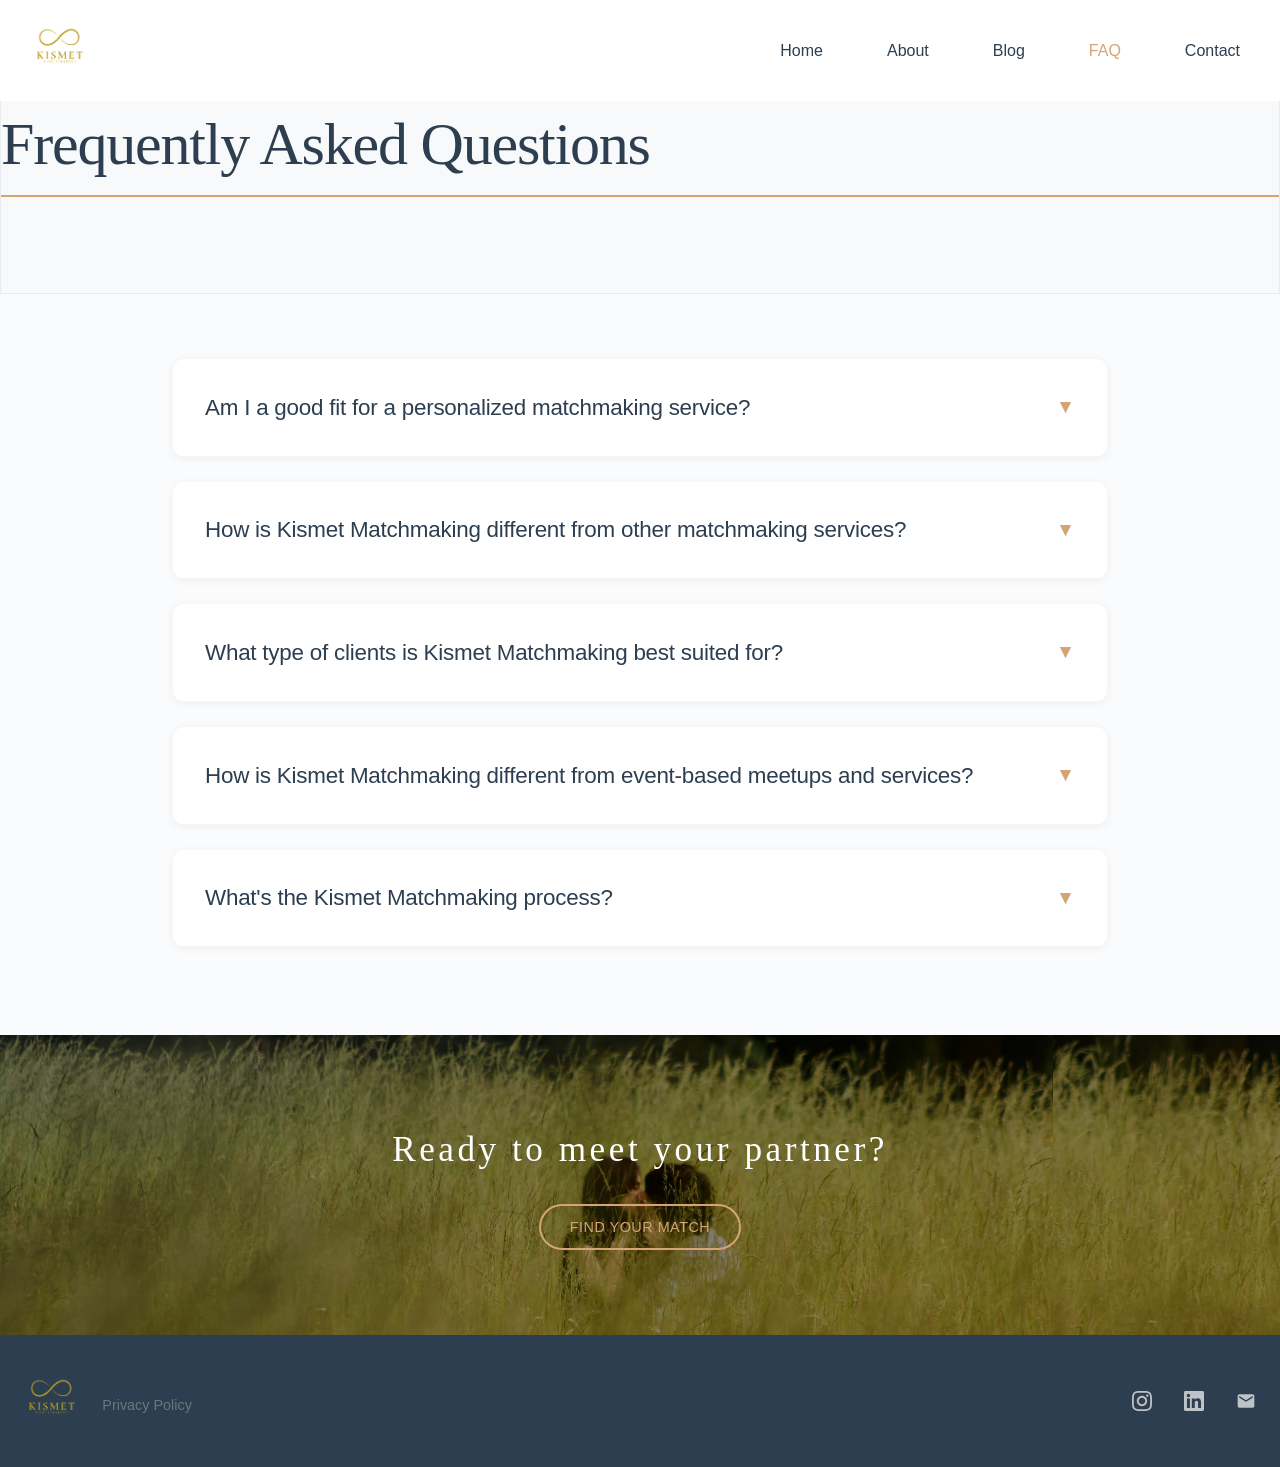
<file: faq.html>
<!DOCTYPE html>
<html lang="en">
<head>
    <meta charset="UTF-8">
    <meta name="viewport" content="width=device-width, initial-scale=1.0">
    <title>FAQ - Kismet Matchmaking</title>
    <link rel="stylesheet" href="styles.css">
    <meta name="description" content="Frequently Asked Questions about Kismet Matchmaking - Learn about our personalized matchmaking process and services.">
    <style>
        /* FAQ-specific styles */
        .faq-hero {
            background: linear-gradient(rgba(255, 255, 255, 0.7), rgba(255, 255, 255, 0.7)), url('yellow-flowers-bg.jpg');
            background-size: cover;
            background-position: center;
            padding: 4rem 0;
            text-align: center;
            border: 1px solid #e9ecef;
        }

        .faq-title {
            font-family: 'Playfair Display', serif;
            font-size: 3.75rem;
            font-weight: 300;
            text-align: left;
            color: #2c3e50;
            margin: 0;
            letter-spacing: -0.02em;
        }

        .faq-section {
            background: #f8f9fa;
            padding: 4rem 0;
        }

        .faq-container {
            max-width: 1000px;
            margin: 0 auto;
            padding: 0 2rem;
        }

        .faq-item {
            background: white;
            margin-bottom: 1.5rem;
            border-radius: 12px;
            overflow: hidden;
            box-shadow: 0 2px 8px rgba(0, 0, 0, 0.05);
            border: 1px solid rgba(212, 165, 116, 0.1);
        }

        .faq-question {
            display: flex;
            justify-content: space-between;
            align-items: center;
            padding: 2rem;
            cursor: pointer;
            transition: all 0.3s ease;
            background: white;
        }

        .faq-question:hover {
            background: rgba(212, 165, 116, 0.05);
        }

        .faq-question h3 {
            font-size: 1.4rem;
            font-weight: 400;
            color: #2c3e50;
            margin: 0;
            flex: 1;
            letter-spacing: -0.01em;
            line-height: 1.4;
        }

        .faq-arrow {
            font-size: 1.2rem;
            color: #d4a574;
            transition: transform 0.3s ease;
            margin-left: 1rem;
            flex-shrink: 0;
        }

        .faq-item.active .faq-arrow {
            transform: rotate(180deg);
        }

        .faq-answer {
            max-height: 0;
            overflow: hidden;
            transition: max-height 0.3s ease, padding 0.3s ease;
            padding: 0 2rem;
        }

        .faq-item.active .faq-answer {
            max-height: 1000px;
            padding: 0 2rem 2rem 2rem;
        }

        .faq-answer p {
            font-size: 1.1rem;
            line-height: 1.7;
            color: #5a6c7d;
            margin-bottom: 1rem;
            font-weight: 300;
        }

        .faq-answer p:last-child {
            margin-bottom: 0;
        }

        .faq-answer ul {
            list-style: none;
            padding: 0;
            margin: 1rem 0;
        }

        .faq-answer li {
            padding: 0.5rem 0 0.5rem 1.8rem;
            position: relative;
            font-size: 1.1rem;
            line-height: 1.7;
            color: #5a6c7d;
            font-weight: 300;
        }

        .faq-answer li::before {
            content: "•";
            position: absolute;
            left: 0;
            color: #d4a574;
            font-weight: bold;
            font-size: 1.5rem;
        }

        .process-steps {
            margin-top: 1rem;
        }

        .process-step {
            margin-bottom: 1rem;
        }

        .step-label {
            font-weight: 500;
            color: #d4a574;
        }

        @media (max-width: 768px) {
            .faq-hero {
                padding: 3rem 0;
            }

            .faq-title {
                font-size: 2.5rem;
            }

            .faq-question {
                padding: 1.5rem;
            }

            .faq-question h3 {
                font-size: 1.2rem;
            }

            .faq-answer {
                padding: 0 1.5rem;
            }

            .faq-item.active .faq-answer {
                padding: 0 1.5rem 1.5rem 1.5rem;
            }

            .faq-answer p,
            .faq-answer li {
                font-size: 1rem;
            }
        }

        @media (max-width: 480px) {
            .faq-title {
                font-size: 2rem;
            }

            .faq-question h3 {
                font-size: 1.1rem;
            }
        }
    </style>
</head>
<body>
    <nav class="navigation">
        <div class="nav-container">
            <div class="logo">
                <a href="index.html">
                    <img src="logo.png" alt="Kismet Matchmaking Logo">
                </a>
            </div>
            <ul class="nav-menu">
                <li><a href="index.html">Home</a></li>
                <li><a href="about.html">About</a></li>
                <li><a href="blog.html">Blog</a></li>
                <li><a href="faq.html" class="active">FAQ</a></li>
                <li><a href="contact.html">Contact</a></li>
            </ul>
        </div>
    </nav>

    <main>
        <section class="faq-hero">
            <h1 class="faq-title">Frequently Asked Questions</h1>
            <div class="contact-divider"></div>
        </section>

        <section class="faq-section">
            <div class="faq-container">
                <div class="faq-item">
                    <div class="faq-question" onclick="toggleFaq(this)">
                        <h3>Am I a good fit for a personalized matchmaking service?</h3>
                        <span class="faq-arrow">▼</span>
                    </div>
                    <div class="faq-answer">
                        <p>You may be ready for a personalized matchmaking service if one or more of the following resonates with you:</p>
                        <ul>
                            <li>You are seeking an authentic connection and a long-term relationship.</li>
                            <li>You have been intentional and committed to dating, but despite your efforts, things haven't worked out.</li>
                            <li>You no longer want to invest time in dating apps or event-based services that profit from continued participation rather than real outcomes.</li>
                            <li>You recognize that many apps and event-driven platforms are designed to keep you single, not help you find a lasting partner.</li>
                        </ul>
                    </div>
                </div>

                <div class="faq-item">
                    <div class="faq-question" onclick="toggleFaq(this)">
                        <h3>How is Kismet Matchmaking different from other matchmaking services?</h3>
                        <span class="faq-arrow">▼</span>
                    </div>
                    <div class="faq-answer">
                        <p>Kismet Matchmaking is intentionally selective and outcome-focused.</p>
                        <ul>
                            <li>Every client is personally vetted to ensure they are genuinely seeking a long-term relationship.</li>
                            <li>There is no upfront cost to join. Our fees are success-based.</li>
                            <li>We curate thoughtful one-on-one introductions and only make matches when there is meaningful potential.</li>
                            <li>Our founder and chief matchmaker, Mala, brings an unmatched network and a natural ability to connect deeply with people. This allows her to truly understand each client and make introductions rooted in real compatibility, not surface-level criteria.</li>
                        </ul>
                    </div>
                </div>

                <div class="faq-item">
                    <div class="faq-question" onclick="toggleFaq(this)">
                        <h3>What type of clients is Kismet Matchmaking best suited for?</h3>
                        <span class="faq-arrow">▼</span>
                    </div>
                    <div class="faq-answer">
                        <p>Kismet Matchmaking works best for discerning, busy professionals who value quality, intention, and efficiency.</p>
                        <p>Our clients:</p>
                        <ul>
                            <li>Are accomplished professionals who know what they want and value their time.</li>
                            <li>Are actively engaged in finding a life partner, not passively waiting for chance encounters.</li>
                            <li>Prefer a thoughtful process, with optional guidance, over random matches, group events, or algorithm-driven selections.</li>
                            <li>Are not looking to fill their social calendar or just have more acquaintances.</li>
                            <li>Are seeking one meaningful connection with someone who aligns with their lifestyle, values, and long-term vision.</li>
                        </ul>
                    </div>
                </div>

                <div class="faq-item">
                    <div class="faq-question" onclick="toggleFaq(this)">
                        <h3>How is Kismet Matchmaking different from event-based meetups and services?</h3>
                        <span class="faq-arrow">▼</span>
                    </div>
                    <div class="faq-answer">
                        <p>Kismet is a personalized matchmaking service focused exclusively on helping you find a romantic partner.</p>
                        <ul>
                            <li>We understand that you are a busy professional who does not want to waste time on broad, unfocused offerings.</li>
                            <li>Unlike event-based models that blur the lines between networking, friendship, and dating, our purpose is clear: to help you find a compatible long-term partner.</li>
                            <li>Group events often favor certain personalities and can obscure true connection. Many exceptional individuals do not thrive in loud or competitive group settings, while others may shine in groups but struggle one-on-one.</li>
                            <li>Kismet removes the noise and focuses entirely on curated, one-on-one introductions where genuine connection can unfold naturally.</li>
                        </ul>
                    </div>
                </div>

                <div class="faq-item">
                    <div class="faq-question" onclick="toggleFaq(this)">
                        <h3>What's the Kismet Matchmaking process?</h3>
                        <span class="faq-arrow">▼</span>
                    </div>
                    <div class="faq-answer">
                        <p>At Kismet, quality and intention guide every step of our process. We personally meet every potential client to ensure alignment with our values and approach. This allows us to understand each person's personality, lifestyle, and long-term goals so matches are based on true compatibility.</p>
                        <p>Our process includes:</p>
                        <div class="process-steps">
                            <div class="process-step">
                                <p><span class="step-label">Step 1:</span> Complete our intake form if you, or someone you know, are interested in working with us.</p>
                            </div>
                            <div class="process-step">
                                <p><span class="step-label">Step 2:</span> We review your information to determine alignment. If there is a fit, we may request additional details and schedule a video call.</p>
                            </div>
                            <div class="process-step">
                                <p><span class="step-label">Step 3:</span> During the video call, we get to know each other more deeply and walk you through our services, fees, and matchmaking process.</p>
                            </div>
                        </div>
                    </div>
                </div>
            </div>
        </section>

        <section class="cta-section">
            <div class="container">
                <div class="cta-content">
                    <h2>Ready to meet your partner?</h2>
                    <button class="cta-button small" onclick="window.open('https://docs.google.com/forms/d/1uelTDzfNpzE5axADh90TwmAs3PWkDsUUjUpzAipQ-7g/viewform', '_blank')">Find Your Match</button>
                </div>
            </div>
        </section>
    </main>

    <footer class="footer">
        <div class="container">
            <div class="footer-content-new">
                <div class="footer-left">
                    <div class="footer-logo">
                        <img src="logo.png" alt="Kismet Matchmaking Logo">
                    </div>
                    <a href="privacy.html" style="font-size: 0.9rem; color: #6c757d; text-decoration: none; margin-top: 0.5rem; margin-left: 1rem; display: block;">Privacy Policy</a>
                </div>
                <div class="footer-right">
                    <div class="social-links">
                        <a href="https://instagram.com/kismetmatchmaking" target="_blank" class="social-link">
                            <svg width="24" height="24" viewBox="0 0 24 24" fill="currentColor">
                                <path d="M12 2.163c3.204 0 3.584.012 4.85.07 3.252.148 4.771 1.691 4.919 4.919.058 1.265.069 1.645.069 4.849 0 3.205-.012 3.584-.069 4.849-.149 3.225-1.664 4.771-4.919 4.919-1.266.058-1.644.07-4.85.07-3.204 0-3.584-.012-4.849-.07-3.26-.149-4.771-1.699-4.919-4.92-.058-1.265-.07-1.644-.07-4.849 0-3.204.013-3.583.07-4.849.149-3.227 1.664-4.771 4.919-4.919 1.266-.057 1.645-.069 4.849-.069zm0-2.163c-3.259 0-3.667.014-4.947.072-4.358.2-6.78 2.618-6.98 6.98-.059 1.281-.073 1.689-.073 4.948 0 3.259.014 3.668.072 4.948.2 4.358 2.618 6.78 6.98 6.98 1.281.058 1.689.072 4.948.072 3.259 0 3.668-.014 4.948-.072 4.354-.2 6.782-2.618 6.979-6.98.059-1.28.073-1.689.073-4.948 0-3.259-.014-3.667-.072-4.947-.196-4.354-2.617-6.78-6.979-6.98-1.281-.059-1.69-.073-4.949-.073zm0 5.838c-3.403 0-6.162 2.759-6.162 6.162s2.759 6.163 6.162 6.163 6.162-2.759 6.162-6.163c0-3.403-2.759-6.162-6.162-6.162zm0 10.162c-2.209 0-4-1.79-4-4 0-2.209 1.791-4 4-4s4 1.791 4 4c0 2.21-1.791 4-4 4zm6.406-11.845c-.796 0-1.441.645-1.441 1.44s.645 1.44 1.441 1.44c.795 0 1.439-.645 1.439-1.40s-.644-1.44-1.439-1.44z"/>
                            </svg>
                        </a>
                        <a href="https://www.linkedin.com/company/kismet-matchmaking" target="_blank" class="social-link">
                            <svg width="24" height="24" viewBox="0 0 24 24" fill="currentColor">
                                <path d="M20.447 20.452h-3.554v-5.569c0-1.328-.027-3.037-1.852-3.037-1.853 0-2.136 1.445-2.136 2.939v5.667H9.351V9h3.414v1.561h.046c.477-.9 1.637-1.85 3.37-1.85 3.601 0 4.267 2.37 4.267 5.455v6.286zM5.337 7.433c-1.144 0-2.063-.926-2.063-2.065 0-1.138.92-2.063 2.063-2.063 1.14 0 2.064.925 2.064 2.063 0 1.139-.925 2.065-2.064 2.065zm1.782 13.019H3.555V9h3.564v11.452zM22.225 0H1.771C.792 0 0 .774 0 1.729v20.542C0 23.227.792 24 1.771 24h20.451C23.2 24 24 23.227 24 22.271V1.729C24 .774 23.2 0 22.222 0h.003z"/>
                            </svg>
                        </a>
                        <a href="mailto:kismetloveus@gmail.com" class="social-link">
                            <svg width="24" height="24" viewBox="0 0 24 24" fill="currentColor">
                                <path d="M20 4H4c-1.1 0-1.99.9-1.99 2L2 18c0 1.1.9 2 2 2h16c1.1 0 2-.9 2-2V6c0-1.1-.9-2-2-2zm0 4l-8 5-8-5V6l8 5 8-5v2z"/>
                            </svg>
                        </a>
                    </div>
                </div>
            </div>
        </div>
    </footer>

    <script>
        function toggleFaq(element) {
            const faqItem = element.parentElement;
            const isActive = faqItem.classList.contains('active');
            
            // Close all FAQ items
            document.querySelectorAll('.faq-item').forEach(item => {
                item.classList.remove('active');
            });
            
            // If this wasn't active, open it
            if (!isActive) {
                faqItem.classList.add('active');
            }
        }
    </script>

    <!-- Google tag (gtag.js) -->
    <script async src="https://www.googletagmanager.com/gtag/js?id=G-7FLMFN58JR"></script>
    <script>
      window.dataLayer = window.dataLayer || [];
      function gtag(){dataLayer.push(arguments);}
      gtag('js', new Date());
      gtag('config', 'G-7FLMFN58JR');
    </script>
</body>
</html>
</file>
<file: styles.css>
* {
    margin: 0;
    padding: 0;
    box-sizing: border-box;
}

html {
    overflow-x: hidden;
}

body {
    font-family: 'Inter', -apple-system, BlinkMacSystemFont, 'Segoe UI', Roboto, Oxygen, Ubuntu, Cantarell, sans-serif;
    line-height: 1.7;
    color: #2c3e50;
    background-color: #f8f9fa;
    overflow-x: hidden;
    padding-top: 92px;
    margin-top: 0;
}

main {
    position: relative;
    z-index: 1;
    padding-top: 0;
}


/* Import fonts */
@import url('https://fonts.googleapis.com/css2?family=Inter:wght@300;400;500;600;700&family=Playfair+Display:wght@400;500;600;700&display=swap');


/* Focus styles */
*:focus {
    outline: 2px solid #d4a574;
    outline-offset: 2px;
}

.cta-button:focus {
    outline: 3px solid #d4a574;
    outline-offset: 3px;
}

/* High contrast mode support */
@media (prefers-contrast: high) {
    .section-title::after {
        background: #000;
    }
    
    .approach-item h3::after {
        background: #000;
    }
}

.container {
    max-width: 1400px;
    margin: 0 auto;
    padding: 0 2rem;
}

/* Navigation */
.navigation {
    position: fixed;
    top: 0;
    left: 0;
    width: 100%;
    background: #ffffff;
    z-index: 1000;
    border-bottom: 1px solid rgba(255, 255, 255, 0.1);
    transition: background-color 0.3s ease;
}

.nav-container {
    max-width: 1400px;
    margin: 0 auto;
    padding: 1rem 2rem;
    display: flex;
    justify-content: space-between;
    align-items: center;
}

/* used in about page */
.extra-bold {
      font-weight: 900; /* Or 800 for slightly less bold */
}
.logo {
    display: flex;
    align-items: center;
    gap: 0.5rem;
}

.logo img {
    height: 60px;
    width: auto;
}

.nav-menu {
    display: flex;
    list-style: none;
    gap: 2rem;
}

.nav-menu a {
    text-decoration: none;
    color: #2c3e50;
    font-weight: 400;
    font-size: 1rem;
    padding: 0.5rem 1rem;
    border-radius: 6px;
    transition: all 0.3s ease;
}

.nav-menu a:hover {
    color: #d4a574;
}

/* Hero Section */
.hero {
    min-height: 100vh;
    display: flex;
    align-items: center;
    justify-content: center;
    text-align: center;
    position: relative;
    overflow: hidden;
    padding: 0;
    margin-top: 0;
}

.hero-video-background {
    position: absolute;
    top: 0;
    left: 0;
    width: 100%;
    height: 100%;
    z-index: 1;
}

.hero-bg-video {
    width: 100%;
    height: 100%;
    object-fit: cover;
    opacity: 1;
}

.video-overlay {
    position: absolute;
    top: 0;
    left: 0;
    width: 100%;
    height: 100%;
    background: transparent;
    z-index: 2;
}


.hero-content {
    max-width: 100%;
    padding: 0 2rem;
    position: relative;
    z-index: 3;
    display: flex;
    flex-direction: column;
    align-items: center;
    height: 100vh;
    justify-content: center;
}

.hero-title {
    font-family: 'Playfair Display', serif;
    font-size: 5rem;
    font-weight: 400;
    color: white;
    margin-bottom: 2rem;
    letter-spacing: 0.1em;
    line-height: 1.1;
    text-shadow: 0 4px 8px rgba(0, 0, 0, 0.3);
}

.hero-definition {
    font-size: 1.2rem;
    color: rgba(255, 255, 255, 0.9);
    margin-bottom: 3rem;
    font-weight: 300;
    text-shadow: 0 2px 4px rgba(0, 0, 0, 0.3);
    max-width: 600px;
    line-height: 1.5;
    font-style: italic;
}

.hero-text-container {
    background: rgba(0, 0, 0, 0.6);
    border: none;
    border-radius: 12px;
    padding: 2rem;
    display: flex;
    flex-direction: column;
    align-items: stretch;
    box-shadow: 0 8px 32px rgba(0, 0, 0, 0.5);
    backdrop-filter: blur(5px);
    width: 98%;
    max-width: 2000px;
}

.hero-definition-card {
    padding: 0;
    margin-bottom: 2rem;
    text-align: left;
    max-width: 450px;
    margin-left: 2rem;
    margin-right: auto;
    align-self: flex-start;
}

.hero-definition-card .word-header {
    display: flex;
    align-items: baseline;
    justify-content: flex-start;
    gap: 1rem;
    margin-bottom: 1rem;
}

.hero-definition-card .definition-title {
    font-family: 'Playfair Display', serif;
    font-size: 4rem;
    font-weight: 300;
    color: white;
    margin: 0;
    letter-spacing: -0.02em;
}

.hero-definition-card .word-type {
    font-size: 1.3rem;
    color: #d4a574;
    font-weight: 300;
    font-style: italic;
}

.hero-definition-card .pronunciation {
    font-size: 1.4rem;
    color: white;
    font-style: italic;
    margin-bottom: 1.5rem;
    font-weight: 300;
    letter-spacing: 0.02em;
}

.hero-definition-card .definition-text {
    font-size: 1.1rem;
    color: white;
    line-height: 1.6;
    font-weight: 300;
    margin: 0;
}

.hero-buttons {
    display: flex;
    gap: 1rem;
    flex-wrap: wrap;
    justify-content: flex-end;
    margin-right: 2rem;
    align-self: flex-end;
}

.cta-button {
    border: none;
    padding: 1rem 2.5rem;
    font-size: 1.1rem;
    font-weight: 500;
    border-radius: 50px;
    cursor: pointer;
    text-transform: uppercase;
    letter-spacing: 0.5px;
    text-decoration: none;
    display: inline-block;
    transition: all 0.3s ease;
}

.cta-button.primary {
    background: #d4a574;
    color: white;
}

.cta-button.primary:hover {
    background: #c19660;
}

.cta-button.small {
    padding: 0.6rem 1.5rem;
    font-size: 0.9rem;
}

.cta-button.secondary {
    background: transparent;
    color: #2c3e50;
    border: 2px solid #2c3e50;
}

.cta-button.secondary:hover {
    background: #2c3e50;
    color: white;
}

.cta-button.tertiary {
    background: transparent;
    color: #d4a574;
    border: 2px solid #d4a574;
}

.cta-button.tertiary:hover {
    background: #d4a574;
    color: white;
}

.cta-section .cta-button {
    background: transparent;
    color: #d4a574;
    border: 2px solid #d4a574;
    font-size: 1rem;
    padding: 1rem 2rem;
}

.cta-section .cta-button.small {
    font-size: 0.9rem;
    padding: 0.8rem 1.8rem;
}

.cta-section .cta-button:hover {
    background: #d4a574;
    color: white;
}

/* Definition Card */
section.definition-card {
    background: linear-gradient(135deg, #fff9f3 0%, #fef7f0 50%, #fff9f3 100%) !important;
    padding: 2rem 2rem !important;
    border: 3px solid #d4a574 !important;
    border-radius: 20px;
    margin: 2rem auto !important;
    max-width: 1200px;
    position: relative;
    box-shadow: 0 20px 50px rgba(212, 165, 116, 0.25) !important;
    display: block !important;
    visibility: visible !important;
    opacity: 1 !important;
    z-index: 999 !important;
    min-height: 200px !important;
}

.definition-content {
    text-align: center;
    max-width: 900px;
    margin: 0 auto;
    padding: 0 2rem;
    position: relative;
    z-index: 2;
}

.word-header {
    display: flex;
    align-items: baseline;
    justify-content: center;
    gap: 1rem;
    margin-bottom: 1rem;
}

.definition-title {
    font-family: 'Playfair Display', serif;
    font-size: 3.5rem;
    font-weight: 400;
    color: #2c3e50;
    margin: 0;
    letter-spacing: -0.02em;
}

.word-type {
    font-size: 1.2rem;
    color: #d4a574;
    font-weight: 500;
    font-style: italic;
}

.pronunciation {
    font-size: 1.3rem;
    color: #6c757d;
    font-style: italic;
    margin-bottom: 1.5rem;
    font-weight: 400;
    letter-spacing: 0.02em;
}

.definition-text {
    font-size: 1.5rem;
    color: #2c3e50;
    line-height: 1.6;
    font-weight: 400;
    max-width: 800px;
    margin: 0 auto;
}

/* Sections */
section {
    padding: 2rem 0;
    position: relative;
}

section:first-of-type {
    padding-top: 0;
}

section:nth-child(even) {
    background: #fafbfc;
}

section:nth-child(odd) {
    background: #f8f9fa;
}

.section-title {
    font-family: 'Playfair Display', serif;
    font-size: 4rem;
    font-weight: 300;
    color: #2c3e50;
    text-align: center;
    margin-bottom: 2rem;
    letter-spacing: -0.02em;
    position: relative;
    padding-bottom: 0;
}

.section-title::after {
    display: none;
}


/* What We Do Section - Friending Spaces Style */
.what-we-do {
    background: #f8f9fa;
    padding: 2rem 2rem;
    position: relative;
}

.what-we-do-intro-large {
    font-size: 1.8rem;
    color: #2c3e50;
    text-align: left;
    margin-bottom: 3rem;
    max-width: 1200px;
    margin-left: auto;
    margin-right: auto;
    line-height: 1.4;
    font-weight: 100;
    font-family: 'Playfair Display', serif;
    letter-spacing: -0.01em;
}

.what-we-do-title {
    font-family: 'Playfair Display', serif;
    font-size: 2.2rem;
    font-weight: 600;
    color: #2c3e50;
    text-align: center;
    margin-bottom: 2rem;
    letter-spacing: -0.01em;
    max-width: 1200px;
    margin-left: auto;
    margin-right: auto;
}

.services-grid {
    display: grid;
    grid-template-columns: repeat(3, 1fr);
    gap: 3rem;
    margin-top: 3rem;
    max-width: 1200px;
    margin-left: auto;
    margin-right: auto;
}

.service-item {
    text-align: left;
    padding: 0;
    background: none;
    box-shadow: none;
    border: none;
    padding-bottom: 1rem;
}

.service-item:last-child {
    border-bottom: none;
}

.service-header {
    display: flex;
    justify-content: space-between;
    align-items: center;
    cursor: pointer;
    padding: 1rem 0;
    transition: all 0.3s ease;
}

.service-header:hover {
    color: #d4a574;
}

.service-header-content {
    display: flex;
    align-items: center;
    gap: 1rem;
}

.service-icon {
    flex-shrink: 0;
}

.service-item h3 {
    font-family: 'Playfair Display', serif;
    font-size: 1.4rem;
    font-weight: 300;
    color: #2c3e50;
    margin: 0;
    position: relative;
    letter-spacing: -0.01em;
    transition: color 0.3s ease;
}

.service-header:hover h3 {
    color: #d4a574;
}

.dropdown-arrow {
    font-size: 0.8rem;
    font-weight: 200;
    color: #8a9ba8;
    transition: all 0.3s ease;
    transform: rotate(0deg);
    opacity: 0.7;
}

.dropdown-item.active .dropdown-arrow {
    transform: rotate(180deg);
    color: #8a9ba8;
    opacity: 1;
}

.service-content {
    max-height: 0;
    overflow: hidden;
    transition: max-height 0.3s ease, padding 0.3s ease;
    padding: 0 0;
}

.dropdown-item.active .service-content {
    max-height: 200px;
    padding: 0 0 1rem 0;
}

.service-content p {
    color: #2c3e50;
    font-size: 1.1rem;
    line-height: 1.6;
    font-weight: 300;
    margin: 0;
}

/* Why Kismet Hero Section */
.why-kismet-hero {
    background-color: #f8f9fa;
    background-image: linear-gradient(rgba(255, 255, 255, 0.7), rgba(255, 255, 255, 0.7)), url('yellow-flowers-bg.jpg') !important;
    background-size: cover !important;
    background-position: center !important;
    background-repeat: no-repeat !important;
    padding: 1rem 0;
    margin: 0.5rem 0;
    position: relative;
    min-height: 350px;
    display: flex;
    align-items: center;
    justify-content: center;
    width: 100%;
    border: 1px solid #e9ecef;
}

.why-kismet-content {
    text-align: center;
    position: relative;
    z-index: 2;
}

.why-kismet-title {
    font-family: 'Playfair Display', serif;
    font-size: 3.75rem;
    font-weight: 300;
    color: #2c3e50;
    margin: 0;
    letter-spacing: -0.02em;
}

/* Professional Services Hero Section */
.professional-services-hero {
    background-color: #f8f9fa;
    background-image: linear-gradient(rgba(255, 255, 255, 0.7), rgba(255, 255, 255, 0.7)), url('couple-ocean-sunset-bg.jpg') !important;
    background-size: cover !important;
    background-position: center !important;
    background-repeat: no-repeat;
    padding: 1rem 0;
    margin: 0.5rem 0;
    position: relative;
    min-height: 350px;
    display: flex;
    align-items: center;
    justify-content: center;
    width: 100%;
    border: 1px solid #e9ecef;
}

.professional-services-content {
    text-align: center;
    position: relative;
    z-index: 2;
}

.professional-services-title {
    font-family: 'Playfair Display', serif;
    font-size: 3.75rem;
    font-weight: 300;
    color: #2c3e50;
    margin: 0;
    letter-spacing: -0.02em;
    padding: 0 2rem;
}

/* Comparison Section */
.comparison-section {
    background: #f8f9fa;
    padding: 2rem 0;
    position: relative;
}

/* Why Kismet */
.why-kismet {
    background: #f8f9fa;
}

.comparison-grid {
    display: grid;
    grid-template-columns: repeat(auto-fit, minmax(350px, 1fr));
    gap: 3rem;
    margin: 3rem 0;
}

.comparison-card {
    background: white;
    padding: 2.5rem;
    border-radius: 12px;
    box-shadow: 0 4px 20px rgba(0, 0, 0, 0.08);
}

.dating-apps {
    border-left: 4px solid #e74c3c;
}

.kismet-difference {
    border-left: 4px solid #d4a574;
}

.comparison-card h3 {
    font-size: 1.6rem;
    margin-bottom: 1.5rem;
    color: #2c3e50;
}

.comparison-card ul {
    list-style: none;
    padding: 0;
}

.comparison-card li {
    padding: 0.5rem 0;
    position: relative;
    padding-left: 1.5rem;
    color: #5a6c7d;
    line-height: 1.6;
}

.dating-apps li::before {
    content: "✗";
    position: absolute;
    left: 0;
    color: #e74c3c;
    font-weight: bold;
}

.kismet-difference li::before {
    content: "✓";
    position: absolute;
    left: 0;
    color: #d4a574;
    font-weight: bold;
}

.value-proposition {
    font-size: 2rem;
    font-weight: 300;
    color: #2c3e50;
    font-style: italic;
    border: none;
    margin: 3rem 0;
    position: relative;
}

.value-proposition::before,
.value-proposition::after {
    content: '"';
    font-size: 3rem;
    color: #bdc3c7;
    position: absolute;
}

.value-proposition::before {
    left: -2rem;
    top: -1rem;
}

.value-proposition::after {
    right: -2rem;
    bottom: -2rem;
}

.quote-attribution {
    display: block;
    font-size: 1.1rem;
    color: #d4a574;
    font-style: normal;
    font-weight: 500;
    margin-top: 1rem;
    text-align: right;
    font-family: 'Inter', sans-serif;
}

/* Approach Section */
.approach-section {
    background: #f8f9fa;
    padding: 4rem 0;
    position: relative;
}

.approach-content {
    display: grid;
    grid-template-columns: 1fr 1.2fr;
    gap: 6rem;
    align-items: center;
    max-width: 1400px;
    margin: 0 auto;
}

.approach-image img {
    width: 100%;
    height: 500px;
    object-fit: cover;
    box-shadow: 0 20px 60px rgba(0, 0, 0, 0.15);
}

.approach-text h2 {
    font-family: 'Playfair Display', serif;
    font-size: 2.8rem;
    font-weight: 300;
    color: #2c3e50;
    margin-bottom: 2.5rem;
    line-height: 1.2;
    letter-spacing: -0.02em;
}

.approach-text p {
    font-size: 1.1rem;
    line-height: 1.7;
    color: #2c3e50;
    margin-bottom: 1.8rem;
    font-weight: 300;
}

.approach-text p strong {
    color: #2c3e50;
    font-weight: 700;
}

/* Services Section */
.services-section {
    background: #f8f9fa;
    padding: 4rem 0;
    position: relative;
}

.services-content {
    display: grid;
    grid-template-columns: 1.2fr 1fr;
    gap: 6rem;
    align-items: flex-start;
    max-width: 1400px;
    margin: 0 auto;
}

.services-text {
    min-height: 500px;
}

.services-text h2 {
    font-family: 'Playfair Display', serif;
    font-size: 2.8rem;
    font-weight: 300;
    color: #2c3e50;
    margin-bottom: 2.5rem;
    line-height: 1.2;
    letter-spacing: -0.02em;
}

.services-text > p {
    font-size: 1.1rem;
    line-height: 1.7;
    color: #2c3e50;
    margin-bottom: 3rem;
    font-weight: 300;
}

.services-list {
    display: flex;
    flex-direction: column;
    gap: 2rem;
}

.service-item-new {
    border-bottom: 1px solid #e9ecef;
    margin-bottom: 0;
    overflow: hidden;
    transition: all 0.3s ease;
    background: transparent;
}

.service-item-new:last-child {
    border-bottom: none;
}

.service-item-new .service-header {
    display: flex;
    justify-content: space-between;
    align-items: center;
    padding: 2rem 0;
    cursor: pointer;
    transition: all 0.3s ease;
    background: transparent;
}

.service-item-new strong {
    font-size: 1.1rem;
    color: #2c3e50;
    font-weight: 300;
    margin: 0;
    font-family: 'Playfair Display', serif;
    transition: color 0.3s ease;
}

.service-item-new .service-header:hover strong,
.service-item-new.active strong {
    color: #d4a574;
}

.service-item-new .dropdown-arrow {
    font-size: 1.5rem;
    color: #2c3e50;
    font-weight: 300;
    transition: transform 0.3s ease, color 0.3s ease;
    line-height: 1;
}

.service-item-new .service-header:hover .dropdown-arrow,
.service-item-new.active .dropdown-arrow {
    color: #d4a574;
}

.service-item-new.active .dropdown-arrow {
    transform: rotate(45deg);
}

.service-item-new .service-content {
    max-height: 0;
    overflow: hidden;
    transition: max-height 0.3s ease;
    background: transparent;
}

.service-item-new.active .service-content {
    max-height: 200px;
}

.service-item-new .service-content p {
    font-size: 1rem;
    line-height: 1.7;
    color: #5a6c7d;
    margin: 0;
    font-weight: 300;
    padding: 0 0 2rem 0;
}

.services-image img {
    width: 100%;
    height: 650px;
    object-fit: cover;
    box-shadow: 0 20px 60px rgba(0, 0, 0, 0.15);
}

/* Application Section */
.application-section {
    background: #f8f9fa;
    padding: 4rem 0;
    position: relative;
}

.application-content {
    display: grid;
    grid-template-columns: 1fr 1.2fr;
    gap: 6rem;
    align-items: center;
    max-width: 1400px;
    margin: 0 auto;
}

.application-image img {
    width: 100%;
    height: 500px;
    object-fit: cover;
    box-shadow: 0 20px 60px rgba(0, 0, 0, 0.15);
}

.application-text h2 {
    font-family: 'Playfair Display', serif;
    font-size: 2.8rem;
    font-weight: 300;
    color: #2c3e50;
    margin-bottom: 2.5rem;
    line-height: 1.2;
    letter-spacing: -0.02em;
}

.application-text p {
    font-size: 1.1rem;
    line-height: 1.7;
    color: #2c3e50;
    margin-bottom: 1.8rem;
    font-weight: 300;
}

.application-text p strong {
    color: #2c3e50;
    font-weight: 700;
}

/* Page Hero Section */
.page-hero {
    background: #f8f9fa;
    padding: 4rem 0 0;
    text-align: center;
    margin-top: 0;
}

.page-title {
    font-family: 'Playfair Display', serif;
    font-size: 4rem;
    font-weight: 400;
    color: #2c3e50;
    margin-bottom: 1.5rem;
    letter-spacing: -0.02em;
}

.page-subtitle {
    font-size: 1.3rem;
    color: #5a6c7d;
    font-weight: 300;
    max-width: 600px;
    margin: 0 auto;
    line-height: 1.6;
}

/* Active navigation link */
.nav-menu a.active {
    color: #d4a574;
}

.services-intro {
    max-width: 900px;
    margin: 0 auto 2rem;
    text-align: center;
}

.services-intro p {
    font-size: 1.1rem;
    color: #5a6c7d;
    line-height: 1.7;
    margin-bottom: 2rem;
}

.service-highlights {
    margin: 2rem 0;
}

.service-highlights h3 {
    font-size: 1.8rem;
    color: #2c3e50;
    text-align: center;
    margin-bottom: 3rem;
}

.service-categories {
    display: grid;
    grid-template-columns: repeat(auto-fit, minmax(400px, 1fr));
    gap: 3rem;
    margin-top: 2rem;
}

.service-category {
    background: rgba(255, 255, 255, 0.95);
    padding: 2rem;
    border-radius: 20px;
    box-shadow: 0 10px 40px rgba(0, 0, 0, 0.1);
    border: 1px solid rgba(212, 165, 116, 0.1);
    position: relative;
    overflow: hidden;
}

.service-category::before {
    content: '';
    position: absolute;
    top: 0;
    left: 0;
    width: 100%;
    height: 4px;
    background: linear-gradient(135deg, #d4a574 0%, #c19660 100%);
}

.service-category h4 {
    font-family: 'Playfair Display', serif;
    font-size: 1.6rem;
    color: #d4a574;
    margin-bottom: 2rem;
    font-weight: 600;
    position: relative;
}

.service-category h4::after {
    content: '';
    position: absolute;
    bottom: -8px;
    left: 0;
    width: 50px;
    height: 2px;
    background: #d4a574;
    border-radius: 1px;
}

.service-category ul {
    list-style: none;
    padding: 0;
}

.service-category li {
    padding: 0.5rem 0;
    position: relative;
    padding-left: 1.5rem;
    color: #5a6c7d;
    line-height: 1.6;
}

.service-category li::before {
    content: "✓";
    position: absolute;
    left: 0;
    color: #d4a574;
    font-weight: bold;
}

.privacy-security,
.process-details {
    background: rgba(255, 255, 255, 0.95);
    padding: 2rem;
    border-radius: 20px;
    margin: 2rem 0;
    box-shadow: 0 15px 50px rgba(0, 0, 0, 0.1);
    border: 1px solid rgba(212, 165, 116, 0.1);
    position: relative;
    overflow: hidden;
}

.privacy-security::before,
.process-details::before {
    content: '';
    position: absolute;
    top: 0;
    left: 0;
    width: 100%;
    height: 4px;
    background: linear-gradient(135deg, #2c3e50 0%, #34495e 100%);
}

.privacy-security h3,
.process-details h3 {
    font-family: 'Playfair Display', serif;
    font-size: 1.8rem;
    color: #2c3e50;
    margin-bottom: 2rem;
    font-weight: 600;
    position: relative;
}

.privacy-security h3::after,
.process-details h3::after {
    content: '';
    position: absolute;
    bottom: -8px;
    left: 0;
    width: 60px;
    height: 2px;
    background: #2c3e50;
    border-radius: 1px;
}

.privacy-security p,
.process-details p {
    color: #5a6c7d;
    line-height: 1.7;
    font-size: 1.1rem;
}

/* Our Story */
.our-story {
    background: #f8f9fa;
    padding: 2rem 0 3rem 0;
}

.story-content {
    max-width: 800px;
    margin: 0 auto;
    text-align: center;
}

.story-content p {
    font-size: 1.1rem;
    color: #5a6c7d;
    margin-bottom: 2rem;
    line-height: 1.8;
}

.name-story {
    background: rgba(212, 165, 116, 0.1);
    padding: 2rem;
    border-radius: 8px;
    margin: 3rem 0;
}

.name-story h3 {
    color: #d4a574;
    font-size: 1.4rem;
    margin-bottom: 1rem;
}

.founder-story {
    margin-top: 3rem;
}

.founder-content {
    display: flex;
    align-items: center;
    gap: 3rem;
    max-width: 1000px;
    margin: 0 auto;
}

.founder-image {
    flex: 0 0 300px;
}

.mala-photo {
    width: 100%;
    height: 400px;
    object-fit: cover;
    box-shadow: 0 15px 50px rgba(0, 0, 0, 0.2);
}

.founder-text {
    flex: 1;
}

.founder-text h3 {
    font-family: 'Playfair Display', serif;
    font-size: 1.8rem;
    color: #2c3e50;
    margin-bottom: 1.5rem;
    text-align: left;
}

.founder-text p {
    text-align: left;
    margin-bottom: 1.5rem;
}

.founder-story h3 {
    color: #2c3e50;
    font-size: 1.4rem;
    margin-bottom: 1.5rem;
}

.mission-statement {
    font-size: 1.25rem;
    font-weight: 500;
    color: #2c3e50;
    font-style: italic;
    margin-top: 2rem;
    padding: 1.5rem;
    background: rgba(212, 165, 116, 0.1);
    border-radius: 8px;
}

/* CTA Section */
.cta-section {
    background: linear-gradient(rgba(0, 0, 0, 0.4), rgba(0, 0, 0, 0.4)), url('montse-monmo-TRMLSoaqXh8-unsplash.jpg') !important;
    background-size: cover !important;
    background-position: center !important;
    background-repeat: no-repeat !important;
    padding: 3rem 0;
    margin: 0;
    position: relative;
    min-height: 300px;
    display: flex;
    align-items: center;
    justify-content: center;
    width: 100%;
    text-align: center;
}

.cta-content {
    text-align: center;
    position: relative;
    z-index: 2;
}

.cta-content h2 {
    font-family: 'Playfair Display', serif;
    font-size: 2.2rem;
    font-weight: 200;
    color: white;
    margin: 0 0 1.5rem 0;
    letter-spacing: 0.1em;
    text-shadow: none;
}

.cta-content p {
    font-size: 1.3rem;
    margin-bottom: 3rem;
    color: #2c3e50;
    font-weight: 300;
    max-width: 700px;
    margin-left: auto;
    margin-right: auto;
    line-height: 1.8;
    text-shadow: 0 1px 5px rgba(0, 0, 0, 0.2);
}

/* Blog Previews */
.blog-previews {
    background: linear-gradient(135deg, #ffffff 0%, #f8f9fa 100%);
    padding: 4rem 0;
    position: relative;
}

.blog-previews::before {
    content: '';
    position: absolute;
    top: 0;
    left: 0;
    right: 0;
    bottom: 0;
    background: url('data:image/svg+xml,<svg xmlns="http://www.w3.org/2000/svg" viewBox="0 0 100 100"><defs><pattern id="dots" width="20" height="20" patternUnits="userSpaceOnUse"><circle cx="10" cy="10" r="0.8" fill="%23d4a574" opacity="0.05"/></pattern></defs><rect width="100" height="100" fill="url(%23dots)"/></svg>') repeat;
    pointer-events: none;
}

.blog-grid {
    display: grid;
    grid-template-columns: repeat(auto-fit, minmax(350px, 1fr));
    gap: 3rem;
    margin-top: 3rem;
}

.blog-preview {
    background: rgba(255, 255, 255, 0.95);
    border-radius: 20px;
    overflow: hidden;
    box-shadow: 0 10px 40px rgba(0, 0, 0, 0.1);
    border: 1px solid rgba(212, 165, 116, 0.1);
}

.blog-image {
    height: 220px;
    width: 100%;
    position: relative;
    overflow: hidden;
}


.blog-image.heart-hands {
    background: linear-gradient(135deg, #ff9a9e 0%, #fecfef 50%, #fecfef 100%);
}

.blog-image.couple-coffee {
    background: linear-gradient(135deg, #a8edea 0%, #fed6e3 100%);
}

.blog-image.couple-walking {
    background: linear-gradient(135deg, #c3cfe2 0%, #c3cfe2 50%, #f093fb 100%);
}

.blog-content {
    padding: 2.5rem;
}

.blog-meta {
    display: flex;
    gap: 1rem;
    font-size: 0.9rem;
    color: #8a9ba8;
    margin-bottom: 1rem;
    flex-wrap: wrap;
}

.blog-preview h3 {
    margin-bottom: 1rem;
}

.blog-preview h3 a {
    color: #2c3e50;
    text-decoration: none;
    font-family: 'Playfair Display', serif;
    font-size: 1.4rem;
    font-weight: 600;
    line-height: 1.3;
}

.blog-preview h3 a:hover {
    color: #d4a574;
}

.blog-preview p {
    color: #5a6c7d;
    line-height: 1.6;
}

/* Footer */
.footer {
    background: #2c3e50;
    color: white;
    padding: 2rem 0;
}

.footer-content-new {
    display: flex;
    justify-content: space-between;
    align-items: center;
}

.footer-left {
    display: flex;
    align-items: center;
}

.footer-logo img {
    height: 60px;
    width: auto;
}

.footer-right {
    display: flex;
    align-items: center;
    gap: 2rem;
}

.privacy-button {
    background: transparent;
    color: #bdc3c7;
    border: none;
    padding: 0;
    cursor: pointer;
    font-size: 0.9rem;
    transition: all 0.3s ease;
    text-decoration: none !important;
}

.privacy-button:link,
.privacy-button:visited,
.privacy-button:hover,
.privacy-button:active {
    text-decoration: none !important;
}

.privacy-button:hover {
    color: #d4a574;
}

.social-links {
    display: flex;
    gap: 1rem;
}

.social-link {
    color: #bdc3c7;
    text-decoration: none;
    padding: 0.5rem;
    border-radius: 4px;
    transition: color 0.3s ease;
    display: flex;
    align-items: center;
}

.social-link:hover {
    color: #d4a574;
}

.social-link svg {
    width: 20px;
    height: 20px;
    pointer-events: none;
}

/* Privacy Policy Page */
.privacy-policy-page {
    background: #f8f9fa;
    padding: 4rem 0;
    min-height: 70vh;
}

.privacy-policy-content {
    max-width: 900px;
    margin: 0 auto;
    text-align: left;
}

.privacy-policy-title {
    font-family: 'Playfair Display', serif;
    font-size: 3.75rem;
    font-weight: 300;
    color: #2c3e50;
    margin-bottom: 2rem;
    letter-spacing: -0.02em;
}

.privacy-policy-divider {
    width: 100%;
    height: 2px;
    background: #d4a574;
    margin: 0 0 3rem 0;
}

.privacy-last-updated {
    font-size: 1.1rem;
    color: #2c3e50;
    font-style: italic;
    margin-bottom: 3rem;
    font-weight: 300;
}

.privacy-intro-text {
    font-size: 1.1rem;
    line-height: 1.7;
    color: #2c3e50;
    margin-bottom: 3rem;
    font-weight: 300;
}

.privacy-policy-list {
    margin: 3rem 0;
}

.privacy-item {
    margin-bottom: 2rem;
    position: relative;
    padding-left: 1.5rem;
}

.privacy-item::before {
    content: "•";
    position: absolute;
    left: 0;
    color: #2c3e50;
    font-weight: bold;
    font-size: 1.2rem;
}

.privacy-item p {
    font-size: 1.1rem;
    line-height: 1.7;
    color: #2c3e50;
    margin: 0;
    font-weight: 300;
}

.privacy-contact {
    font-size: 1.1rem;
    line-height: 1.7;
    color: #2c3e50;
    margin-top: 3rem;
    font-weight: 300;
}

/* Contact Page */
.contact-page {
    background: #f8f9fa;
    padding: 4rem 0;
    min-height: 70vh;
}

.contact-content {
    max-width: 900px;
    margin: 0 auto;
    text-align: left;
}

.contact-title {
    font-family: 'Playfair Display', serif;
    font-size: 3rem;
    font-weight: 300;
    color: #2c3e50;
    margin-bottom: 1.5rem;
    letter-spacing: -0.02em;
}

.contact-divider {
    width: 100%;
    height: 2px;
    background: #d4a574;
    margin: 0 0 2rem 0;
}

.contact-intro-text {
    font-size: 1rem;
    line-height: 1.6;
    color: #2c3e50;
    margin-bottom: 2rem;
    font-weight: 300;
}

.contact-info {
    display: grid;
    gap: 1.5rem;
    margin-bottom: 2.5rem;
}

.contact-item h3 {
    font-family: 'Playfair Display', serif;
    font-size: 1.4rem;
    font-weight: 300;
    color: #2c3e50;
    margin-bottom: 0.5rem;
}

.contact-item p {
    font-size: 1rem;
    line-height: 1.6;
    color: #2c3e50;
    margin: 0;
    font-weight: 300;
}

.contact-cta {
    text-align: center;
    margin-top: 2rem;
}

.contact-cta .cta-button {
    background: transparent;
    color: #d4a574;
    border: 2px solid #d4a574;
    font-size: 1rem;
    padding: 1rem 2rem;
}

.contact-cta .cta-button:hover {
    background: #d4a574;
    color: white;
}

.contact-item a {
    color: #2c3e50;
    text-decoration: none;
    transition: color 0.3s ease;
}

.contact-item a:hover {
    color: #d4a574;
}

.footer-copyright {
    background: #1a252f;
    padding: 1rem 0;
    text-align: center;
}

.footer-copyright p {
    color: #bdc3c7;
    font-size: 0.9rem;
    margin: 0;
}

.copyright {
    color: #bdc3c7;
    font-size: 0.9rem;
}

/* Responsive Design */
/* Enhanced Mobile Styles */
@media (max-width: 768px) {
    .hero {
        padding: 3rem 0 1rem;
        min-height: 60vh;
    }
    
    .definition-card {
        margin-top: 2rem;
    }
    
    .founder-content {
        flex-direction: column;
        text-align: center;
        gap: 2rem;
    }
    
    .founder-image {
        flex: none;
    }
    
    .mala-photo {
        width: 250px;
        height: 300px;
        margin: 0 auto;
    }
    
    .founder-text h3,
    .founder-text p {
        text-align: center;
    }
    
    .hero-title {
        font-size: 2.8rem;
        line-height: 1.2;
    }
    
    .section-title {
        font-size: 2.2rem;
    }
    
    .dating-reality p {
        font-size: 1.1rem;
        padding: 2rem 1.5rem;
        margin: 0 1rem;
        border-radius: 20px;
    }
    
    .dating-reality p::before,
    .dating-reality p::after {
        font-size: 3rem;
    }
    
    .dating-reality p::before {
        top: -0.3rem;
        left: 1rem;
    }
    
    .dating-reality p::after {
        bottom: -2rem;
        right: 1rem;
    }
    
    .approach-grid,
    .service-categories,
    .comparison-grid,
    .comparison-grid-new,
    .services-grid-new,
    .services-grid,
    .approach-content,
    .services-content,
    .application-content,
    .blog-grid {
        grid-template-columns: 1fr;
        gap: 2.5rem;
    }
    
    .approach-content,
    .services-content,
    .application-content {
        gap: 3rem;
    }
    
    .approach-text h2,
    .services-text h2,
    .application-text h2 {
        font-size: 2.5rem;
        text-align: center;
    }
    
    .approach-image img,
    .services-image img,
    .application-image img {
        height: 300px;
    }
    
    .hero-buttons {
        flex-direction: column;
        align-items: center;
        gap: 1.5rem;
    }
    
    .hero-buttons .cta-button {
        width: 250px;
        padding: 1rem 2rem;
    }
    
    .nav-menu {
        gap: 0.5rem;
    }
    
    .nav-menu a {
        padding: 0.4rem 0.8rem;
        font-size: 0.9rem;
    }
    
    .container {
        padding: 0 1.5rem;
    }
    
    .value-proposition::before,
    .value-proposition::after {
        display: none;
    }
    
    .quote-attribution {
        text-align: center;
        font-size: 1rem;
    }
    
    .definition-card {
        padding: 2rem;
        margin-bottom: 3rem;
    }
    
    .definition-title {
        font-size: 2.5rem;
    }
    
    .why-kismet-title,
    .professional-services-title {
        font-size: 2.5rem;
    }
    
    .page-title {
        font-size: 2.8rem;
    }
    
    .page-subtitle {
        font-size: 1.1rem;
    }
    
    .word-header {
        flex-direction: column;
        gap: 0.5rem;
    }
    
    .pronunciation {
        font-size: 1.1rem;
    }
    
    .definition-text {
        font-size: 1.2rem;
    }
    
    .comparison-card,
    .service-category,
    .privacy-security,
    .process-details {
        padding: 2.5rem;
    }
    
    .cta-content h2 {
        font-size: 2.2rem;
    }
    
    .footer-grid {
        grid-template-columns: 1fr;
        text-align: center;
        gap: 2rem;
    }
    
    .blog-meta {
        justify-content: center;
    }
    
    .approach-image {
        height: 220px;
    }
    
    .blog-image {
        height: 200px;
    }
    
    section {
        padding: 3rem 0;
    }

    .matchmaking-approach,
    .detailed-services,
    .blog-previews,
    .cta-section {
        padding: 3rem 0;
    }

    /* Mobile stacking for Why Matchmaking Matters & Dating Today */
    .matchmaking-dating-grid {
        grid-template-columns: 1fr !important;
        gap: 2.5rem !important;
    }

    /* Mobile stacking for Real Connection section - image on top */
    .real-connection-section {
        grid-template-columns: 1fr !important;
        gap: 2rem !important;
    }
}

@media (max-width: 480px) {
    .hero {
        padding: 2.5rem 0 1rem;
        min-height: 50vh;
    }
    
    .definition-card {
        margin-top: 1.5rem;
    }
    
    .mala-photo {
        width: 200px;
        height: 250px;
    }
    
    .founder-content {
        gap: 1.5rem;
    }
    
    .hero-title {
        font-size: 2.2rem;
        margin-bottom: 1rem;
    }
    
    .hero-subtitle {
        font-size: 1.1rem;
    }
    
    .hero-journey {
        font-size: 1rem;
        margin-bottom: 2rem;
    }
    
    .section-title {
        font-size: 1.8rem;
        margin-bottom: 3rem;
    }
    
    .why-kismet-title,
    .professional-services-title {
        font-size: 1.8rem;
    }
    
    .page-title {
        font-size: 2.2rem;
    }
    
    .page-subtitle {
        font-size: 1rem;
    }
    
    .page-hero {
        padding: 2rem 0 1.5rem;
    }
    
    .cta-button {
        padding: 1rem 2rem;
        font-size: 0.95rem;
        width: 200px;
    }
    
    .hero-buttons .cta-button {
        width: 220px;
    }
    
    section {
        padding: 2.5rem 0;
    }
    
    .matchmaking-approach,
    .detailed-services,
    .blog-previews,
    .cta-section {
        padding: 2.5rem 0;
    }
    
    .approach-grid,
    .blog-grid {
        gap: 2rem;
    }
}

    
    .approach-section,
    .services-section,
    .application-section {
        padding: 2rem 0;
    }
    
    .approach-text h2,
    .services-text h2,
    .application-text h2 {
        font-size: 2rem;
        text-align: center;
    }
    
    .approach-text p,
    .services-text > p,
    .application-text p {
        font-size: 1.1rem;
    }
    
    .approach-image img,
    .services-image img,
    .application-image img {
        height: 250px;
    }
    
    .approach-image {
        height: 200px;
    }
    
    .blog-image {
        height: 180px;
    }
    
    .definition-card {
        padding: 1.5rem;
    }
    
    .definition-title {
        font-size: 2rem;
    }
    
    .pronunciation {
        font-size: 1rem;
    }
    
    .definition-text {
        font-size: 1.1rem;
    }
    
    .phonetic {
        font-size: 1rem;
    }
    
    .definition {
        font-size: 1rem;
    }
    
    .service-category,
    .privacy-security,
    .process-details {
        padding: 2rem;
    }
    
    .blog-content {
        padding: 2rem;
    }
    
    .nav-container {
        padding: 1rem 1.5rem;
    }
    
    .logo h1 {
        font-size: 1.4rem;
    }
    
    .logo::before {
        font-size: 1.8rem;
    }
    
    .container {
        padding: 0 1rem;
    }
}

/* Modal Styles */
.modal {
    display: none;
    position: fixed;
    z-index: 9999;
    left: 0;
    top: 0;
    width: 100%;
    height: 100%;
    overflow: auto;
    background-color: rgba(0, 0, 0, 0.7);
}

.modal-content {
    background-color: #fefefe;
    margin: 2% auto;
    padding: 3rem;
    border: 1px solid #d4a574;
    width: 90%;
    max-width: 700px;
    border-radius: 20px;
    box-shadow: 0 20px 60px rgba(0, 0, 0, 0.3);
    max-height: 90vh;
    overflow-y: auto;
}

.close {
    color: #aaa;
    float: right;
    font-size: 28px;
    font-weight: bold;
    cursor: pointer;
    line-height: 20px;
}

.close:hover,
.close:focus {
    color: #000;
    text-decoration: none;
}

/* Form Styles */
.modal-content h2 {
    font-family: 'Playfair Display', serif;
    font-size: 2.2rem;
    color: #2c3e50;
    margin-bottom: 1.5rem;
    text-align: center;
}

.form-intro {
    font-size: 1.1rem;
    color: #5a6c7d;
    margin-bottom: 1rem;
    text-align: center;
}

.form-disclaimer {
    font-size: 0.9rem;
    color: #8a9ba8;
    margin-bottom: 2rem;
    text-align: center;
    font-style: italic;
}

.form-group {
    margin-bottom: 1.5rem;
}

.form-group label {
    display: block;
    margin-bottom: 0.5rem;
    color: #2c3e50;
    font-weight: 500;
}

.form-group input[type="text"],
.form-group input[type="email"],
.form-group input[type="url"],
.form-group textarea {
    width: 100%;
    padding: 0.8rem;
    border: 1px solid #ddd;
    border-radius: 8px;
    font-size: 1rem;
    font-family: inherit;
}

.form-group input[type="text"]:focus,
.form-group input[type="email"]:focus,
.form-group input[type="url"]:focus,
.form-group textarea:focus {
    outline: none;
    border-color: #d4a574;
    box-shadow: 0 0 0 2px rgba(212, 165, 116, 0.1);
}

.radio-group,
.checkbox-group {
    display: flex;
    flex-direction: column;
    gap: 0.7rem;
}

.radio-group label,
.checkbox-group label {
    display: flex;
    align-items: center;
    font-weight: normal;
    cursor: pointer;
}

.radio-group input[type="radio"],
.checkbox-group input[type="checkbox"] {
    margin-right: 0.5rem;
}

.inline-text {
    width: 200px !important;
    margin-left: 0.5rem;
    padding: 0.3rem 0.5rem !important;
}

.form-group a {
    color: #d4a574;
    text-decoration: underline;
}

.form-group a:hover {
    color: #c19660;
}

#signupForm .cta-button {
    width: 100%;
    margin-top: 2rem;
    font-size: 1.2rem;
    padding: 1rem 2rem;
}

/* Mobile Form Styles */
@media (max-width: 768px) {
    .modal-content {
        margin: 0;
        padding: 2rem;
        width: 100%;
        height: 100%;
        max-height: 100vh;
        border-radius: 0;
    }
    
    .inline-text {
        width: 150px !important;
    }
}

@media (max-width: 480px) {
    .modal-content {
        padding: 1.5rem;
    }
    
    .modal-content h2 {
        font-size: 1.8rem;
    }
    
    .inline-text {
        width: 120px !important;
    }
}

/* Comparison Section Styles */
.grayed-out {
    opacity: 0.4;
    color: #999 !important;
}

.grayed-out li, .grayed-out span {
    color: #999 !important;
}

.active-side {
    background: #d4a574 !important;
    color: white !important;
    border: none !important;
}

.inactive-side {
    background: transparent !important;
    color: #999 !important;
    border: 2px solid #ccc !important;
}
</file>
